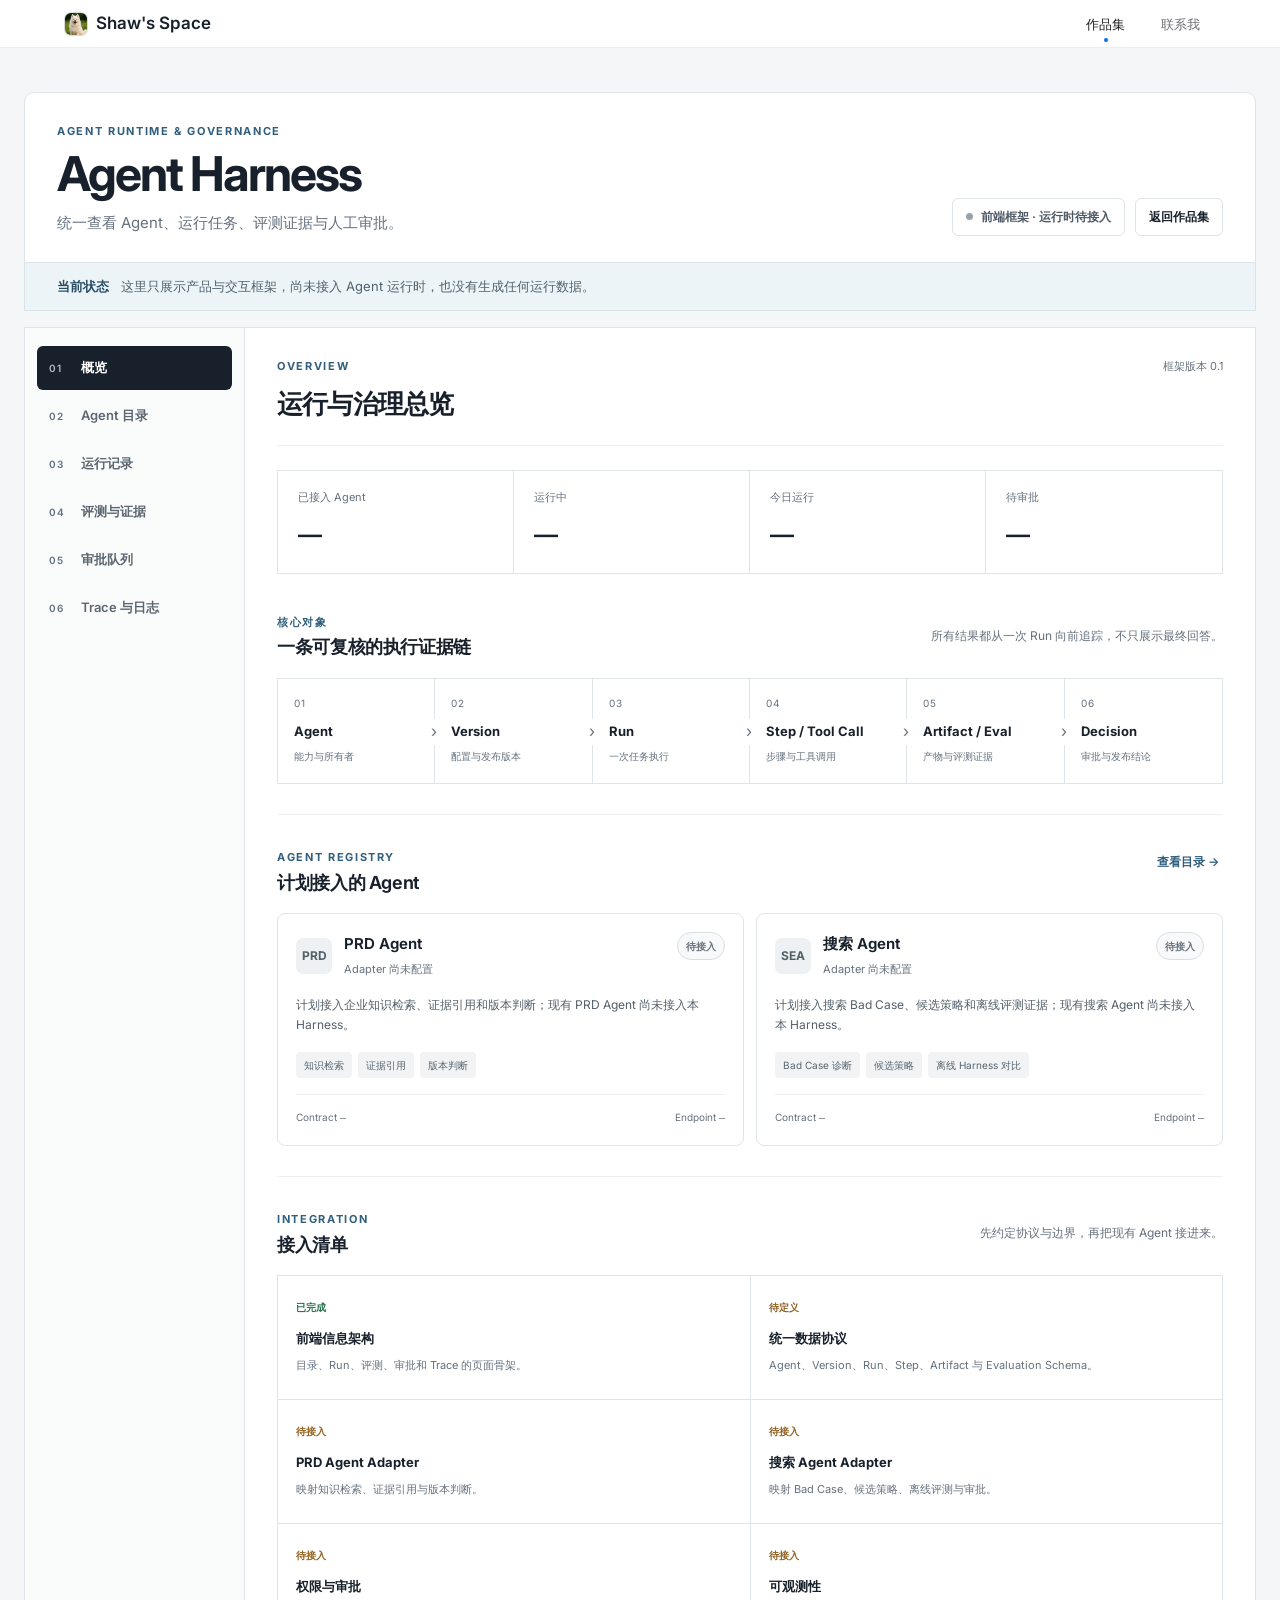
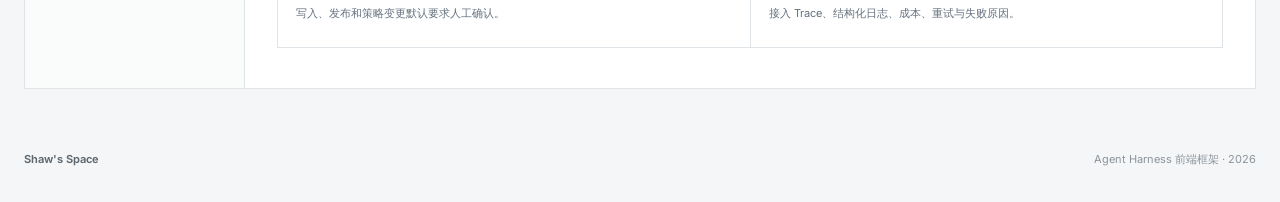
<file: agent-harness.html>
<!DOCTYPE html>
<html lang="zh-CN">
<head>
    <meta charset="UTF-8">
    <meta name="viewport" content="width=device-width, initial-scale=1.0">
    <meta name="description" content="Shaw 的 Agent Harness 前端框架：统一查看 Agent、运行任务、评测证据、人工审批与 Trace 日志。">
    <title>Agent Harness · Shaw's Space</title>
    <link rel="preconnect" href="https://fonts.googleapis.com">
    <link rel="preconnect" href="https://fonts.gstatic.com" crossorigin>
    <link href="https://fonts.googleapis.com/css2?family=Inter:wght@400;500;600;700&amp;display=swap" rel="stylesheet">
    <link rel="stylesheet" href="css/styles.css?v=20260905-samoyed-logo-v1">
    <link rel="stylesheet" href="css/agent-harness.css?v=20260829-harness-shell-v1">
</head>
<body class="agent-harness-page">
    <a class="harness-skip-link" href="#harnessContent">跳到主要内容</a>

    <nav class="navbar">
        <div class="nav-container">
            <a href="index.html" class="nav-logo">
                <img class="logo-mark" src="assets/shaw-samoyed-logo.png" alt="" width="24" height="24">
                <span class="logo-text">Shaw's Space</span>
            </a>
            <ul class="nav-links">
                <li><a href="index.html" class="nav-link active">作品集</a></li>
                <li><a href="contact.html" class="nav-link">联系我</a></li>
            </ul>
            <button class="nav-toggle" type="button" aria-label="打开菜单" aria-expanded="false">
                <span></span><span></span><span></span>
            </button>
        </div>
    </nav>

    <main class="harness-shell" id="harnessContent">
        <header class="harness-header">
            <div class="harness-heading">
                <p class="harness-eyebrow">Agent Runtime &amp; Governance</p>
                <h1>Agent Harness</h1>
                <p>统一查看 Agent、运行任务、评测证据与人工审批。</p>
            </div>
            <div class="harness-header-actions">
                <span class="harness-runtime-status"><i aria-hidden="true"></i>前端框架 · 运行时待接入</span>
                <a class="harness-back-link" href="index.html">返回作品集</a>
            </div>
        </header>

        <aside class="harness-reality-note" role="note">
            <strong>当前状态</strong>
            <span>这里只展示产品与交互框架，尚未接入 Agent 运行时，也没有生成任何运行数据。</span>
        </aside>

        <div class="harness-workspace">
            <nav class="harness-sidebar" aria-label="Agent Harness 功能" role="tablist">
                <button class="harness-nav-item is-active" id="tab-overview" type="button" role="tab" data-harness-tab="overview" aria-controls="panel-overview" aria-selected="true">
                    <span>01</span>概览
                </button>
                <button class="harness-nav-item" id="tab-registry" type="button" role="tab" data-harness-tab="registry" aria-controls="panel-registry" aria-selected="false">
                    <span>02</span>Agent 目录
                </button>
                <button class="harness-nav-item" id="tab-runs" type="button" role="tab" data-harness-tab="runs" aria-controls="panel-runs" aria-selected="false">
                    <span>03</span>运行记录
                </button>
                <button class="harness-nav-item" id="tab-evaluation" type="button" role="tab" data-harness-tab="evaluation" aria-controls="panel-evaluation" aria-selected="false">
                    <span>04</span>评测与证据
                </button>
                <button class="harness-nav-item" id="tab-approvals" type="button" role="tab" data-harness-tab="approvals" aria-controls="panel-approvals" aria-selected="false">
                    <span>05</span>审批队列
                </button>
                <button class="harness-nav-item" id="tab-traces" type="button" role="tab" data-harness-tab="traces" aria-controls="panel-traces" aria-selected="false">
                    <span>06</span>Trace 与日志
                </button>
            </nav>

            <div class="harness-panels">
                <section class="harness-panel is-active" id="panel-overview" role="tabpanel" data-harness-panel="overview" aria-labelledby="tab-overview">
                    <div class="harness-panel-heading">
                        <div>
                            <p>Overview</p>
                            <h2 id="overviewTitle" tabindex="-1">运行与治理总览</h2>
                        </div>
                        <span class="harness-updated">框架版本 0.1</span>
                    </div>

                    <dl class="harness-summary" aria-label="Harness 运行摘要">
                        <div><dt>已接入 Agent</dt><dd>—</dd></div>
                        <div><dt>运行中</dt><dd>—</dd></div>
                        <div><dt>今日运行</dt><dd>—</dd></div>
                        <div><dt>待审批</dt><dd>—</dd></div>
                    </dl>

                    <section class="harness-section" aria-labelledby="objectChainTitle">
                        <div class="harness-section-title">
                            <div><span>核心对象</span><h3 id="objectChainTitle">一条可复核的执行证据链</h3></div>
                            <p>所有结果都从一次 Run 向前追踪，不只展示最终回答。</p>
                        </div>
                        <ol class="harness-object-chain">
                            <li><span>01</span><strong>Agent</strong><small>能力与所有者</small></li>
                            <li><span>02</span><strong>Version</strong><small>配置与发布版本</small></li>
                            <li><span>03</span><strong>Run</strong><small>一次任务执行</small></li>
                            <li><span>04</span><strong>Step / Tool Call</strong><small>步骤与工具调用</small></li>
                            <li><span>05</span><strong>Artifact / Eval</strong><small>产物与评测证据</small></li>
                            <li><span>06</span><strong>Decision</strong><small>审批与发布结论</small></li>
                        </ol>
                    </section>

                    <section class="harness-section" aria-labelledby="registryPreviewTitle">
                        <div class="harness-section-title">
                            <div><span>Agent Registry</span><h3 id="registryPreviewTitle">计划接入的 Agent</h3></div>
                            <button class="harness-text-action" type="button" data-open-tab="registry">查看目录</button>
                        </div>
                        <div class="agent-registry-grid" id="agentRegistryPreview" aria-live="polite"></div>
                    </section>

                    <section class="harness-section" id="integration" aria-labelledby="integrationTitle">
                        <div class="harness-section-title">
                            <div><span>Integration</span><h3 id="integrationTitle">接入清单</h3></div>
                            <p>先约定协议与边界，再把现有 Agent 接进来。</p>
                        </div>
                        <ol class="integration-checklist">
                            <li class="is-done"><span>已完成</span><strong>前端信息架构</strong><p>目录、Run、评测、审批和 Trace 的页面骨架。</p></li>
                            <li><span>待定义</span><strong>统一数据协议</strong><p>Agent、Version、Run、Step、Artifact 与 Evaluation Schema。</p></li>
                            <li><span>待接入</span><strong>PRD Agent Adapter</strong><p>映射知识检索、证据引用与版本判断。</p></li>
                            <li><span>待接入</span><strong>搜索 Agent Adapter</strong><p>映射 Bad Case、候选策略、离线评测与审批。</p></li>
                            <li><span>待接入</span><strong>权限与审批</strong><p>写入、发布和策略变更默认要求人工确认。</p></li>
                            <li><span>待接入</span><strong>可观测性</strong><p>接入 Trace、结构化日志、成本、重试与失败原因。</p></li>
                        </ol>
                    </section>
                </section>

                <section class="harness-panel" id="panel-registry" role="tabpanel" data-harness-panel="registry" aria-labelledby="tab-registry" hidden>
                    <div class="harness-panel-heading">
                        <div><p>Agent Registry</p><h2 id="registryTitle" tabindex="-1">Agent 目录</h2></div>
                        <button class="harness-primary-action" type="button" disabled title="统一接入协议尚未完成">添加 Agent</button>
                    </div>
                    <p class="harness-panel-intro">目录负责记录 Agent 的能力、版本、负责人和 Adapter 状态。首版只预留两个明确的接入位。</p>
                    <div class="agent-registry-grid is-full" id="agentRegistryFull" aria-live="polite"></div>
                </section>

                <section class="harness-panel" id="panel-runs" role="tabpanel" data-harness-panel="runs" aria-labelledby="tab-runs" hidden>
                    <div class="harness-panel-heading">
                        <div><p>Runs</p><h2 id="runsTitle" tabindex="-1">运行记录</h2></div>
                        <button class="harness-primary-action" type="button" disabled title="运行时尚未接入">新建 Run</button>
                    </div>
                    <div class="harness-empty-state">
                        <span class="harness-empty-icon" aria-hidden="true">▶</span>
                        <h3>暂无运行记录</h3>
                        <p>接入 Agent 运行时后，这里将显示任务状态、耗时、模型与工具调用成本，以及可操作的失败原因。</p>
                    </div>
                </section>

                <section class="harness-panel" id="panel-evaluation" role="tabpanel" data-harness-panel="evaluation" aria-labelledby="tab-evaluation" hidden>
                    <div class="harness-panel-heading">
                        <div><p>Evaluation &amp; Evidence</p><h2 id="evaluationTitle" tabindex="-1">评测与证据</h2></div>
                    </div>
                    <div class="harness-empty-state">
                        <span class="harness-empty-icon" aria-hidden="true">◇</span>
                        <h3>暂无评测结果</h3>
                        <p>后续在同一批样本上展示基线与候选版本指标、改善与退化样本，以及可以复核的证据对象。</p>
                    </div>
                </section>

                <section class="harness-panel" id="panel-approvals" role="tabpanel" data-harness-panel="approvals" aria-labelledby="tab-approvals" hidden>
                    <div class="harness-panel-heading">
                        <div><p>Human Approval</p><h2 id="approvalsTitle" tabindex="-1">审批队列</h2></div>
                    </div>
                    <div class="harness-empty-state">
                        <span class="harness-empty-icon" aria-hidden="true">✓</span>
                        <h3>暂无待审批项</h3>
                        <p>涉及写入、发布或策略变更的动作，需要人工确认后执行；只读检索和离线评测可按策略自动运行。</p>
                    </div>
                </section>

                <section class="harness-panel" id="panel-traces" role="tabpanel" data-harness-panel="traces" aria-labelledby="tab-traces" hidden>
                    <div class="harness-panel-heading">
                        <div><p>Trace &amp; Logs</p><h2 id="tracesTitle" tabindex="-1">Trace 与日志</h2></div>
                        <span class="harness-log-mode" id="harnessLogMode">生产调试：关闭</span>
                    </div>
                    <div class="harness-empty-state harness-trace-empty">
                        <span class="harness-empty-icon" aria-hidden="true">⌁</span>
                        <h3>暂无 Trace</h3>
                        <p>接入后按 Run 记录步骤、工具调用、重试和错误。Prompt、Token、Authorization 与敏感业务数据默认不写入前端日志。</p>
                    </div>
                    <aside class="harness-debug-help" aria-labelledby="debugHelpTitle">
                        <div>
                            <span>Frontend diagnostics</span>
                            <h3 id="debugHelpTitle">模块化前端诊断</h3>
                            <p>可分别调试 registry-ui、run-ui、evaluation-ui、approval-ui、trace-ui 与 navigation，不需要打开全局噪声日志。</p>
                        </div>
                        <a href="https://github.com/Shaw485/shaw.cn/blob/main/docs/AGENT_HARNESS_DEBUG.md" target="_blank" rel="noopener">查看诊断说明</a>
                    </aside>
                </section>
            </div>
        </div>
    </main>

    <footer class="harness-footer">
        <span>Shaw's Space</span>
        <p>Agent Harness 前端框架 · 2026</p>
    </footer>

    <script src="js/agent-harness.js?v=20260829-harness-shell-v1"></script>
</body>
</html>
</file>
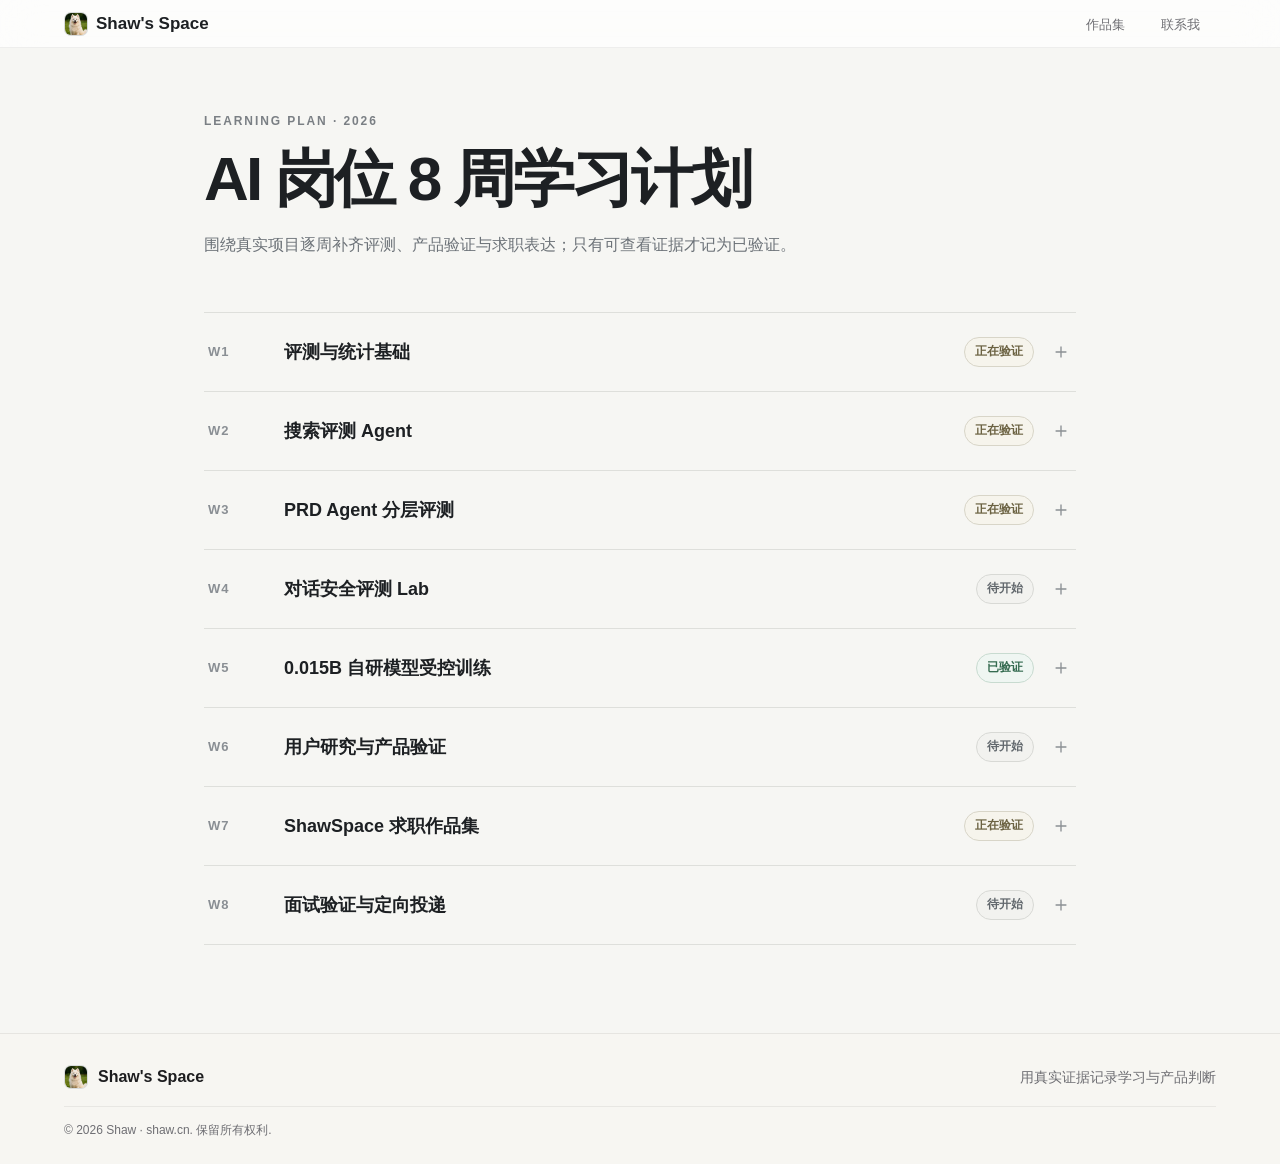
<file: ai-growth.html>
<!DOCTYPE html>
<html lang="zh-CN">
<head>
    <meta charset="UTF-8">
    <meta name="viewport" content="width=device-width, initial-scale=1.0">
    <meta name="description" content="Shaw 的 AI 岗位 8 周学习计划：用真实项目证据逐周验证评测、Agent、用户研究与求职表达能力。">
    <title>AI 岗位 8 周学习计划 · Shaw's Space</title>
    <link rel="preconnect" href="https://fonts.googleapis.com">
    <link rel="preconnect" href="https://fonts.gstatic.com" crossorigin>
    <link href="https://fonts.googleapis.com/css2?family=Inter:wght@300;400;500;600;700;800&amp;display=swap" rel="stylesheet">
    <link rel="stylesheet" href="css/styles.css?v=20260905-samoyed-logo-v1">
    <link rel="stylesheet" href="css/learning-roadmap.css?v=20260830-learning-roadmap">
</head>
<body class="page-ai-growth">
    <nav class="navbar">
        <div class="nav-container">
            <a href="index.html" class="nav-logo">
                <img class="logo-mark" src="assets/shaw-samoyed-logo.png" alt="" width="24" height="24">
                <span class="logo-text">Shaw's Space</span>
            </a>
            <ul class="nav-links" id="primaryNavigation">
                <li><a href="index.html" class="nav-link">作品集</a></li>
                <li><a href="contact.html" class="nav-link">联系我</a></li>
            </ul>
            <button class="nav-toggle" type="button" aria-label="打开菜单" aria-expanded="false" aria-controls="primaryNavigation">
                <span></span>
                <span></span>
                <span></span>
            </button>
        </div>
    </nav>

    <div class="page-layout">
        <main class="page-main learning-roadmap-page">
            <section class="learning-roadmap" aria-labelledby="learningRoadmapTitle">
                <div class="section-container learning-roadmap-container">
                    <header class="learning-roadmap-header">
                        <p class="learning-roadmap-eyebrow">LEARNING PLAN · 2026</p>
                        <h1 id="learningRoadmapTitle">AI 岗位 8 周学习计划</h1>
                        <p>围绕真实项目逐周补齐评测、产品验证与求职表达；只有可查看证据才记为已验证。</p>
                    </header>

                    <ol id="learningRoadmapList" class="learning-roadmap-list" aria-label="8 周学习任务"></ol>
                    <p id="learningRoadmapStatus" class="sr-only" aria-live="polite"></p>
                    <noscript><p class="learning-roadmap-noscript">请启用 JavaScript 查看每周行动与验收标准。</p></noscript>
                </div>
            </section>

            <footer class="footer">
                <div class="section-container">
                    <div class="footer-content">
                        <div class="footer-brand"><img class="logo-mark" src="assets/shaw-samoyed-logo.png" alt="" width="24" height="24"><span class="logo-text">Shaw's Space</span></div>
                        <p class="footer-text">用真实证据记录学习与产品判断</p>
                        <p class="footer-copyright">© 2026 Shaw · shaw.cn. 保留所有权利.</p>
                    </div>
                </div>
            </footer>
        </main>

    </div>

    <button class="back-to-top" id="backToTop" aria-label="返回顶部"><svg width="24" height="24" viewBox="0 0 24 24" fill="none" stroke="currentColor" stroke-width="2.5" stroke-linecap="round" stroke-linejoin="round"><polyline points="18 15 12 9 6 15"></polyline></svg></button>
    <script src="js/learning-roadmap.js?v=20260901-project-media-v1"></script>
</body>
</html>
</file>
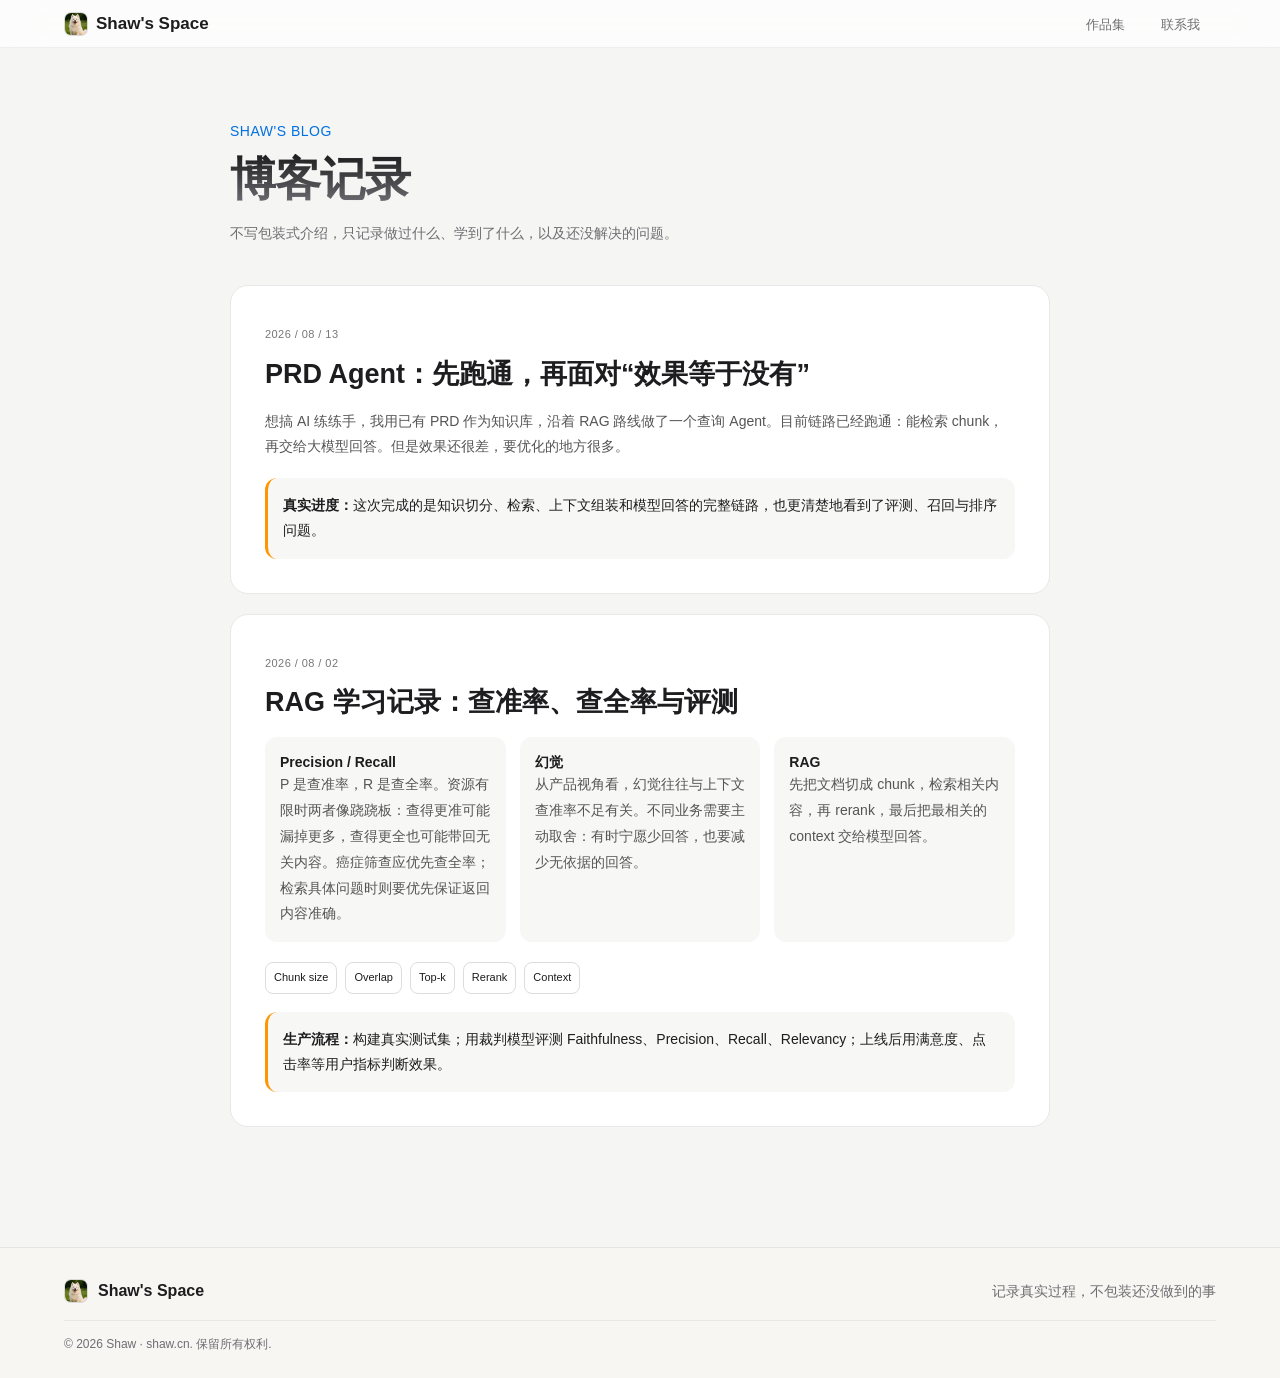
<file: blog.html>
<!DOCTYPE html>
<html lang="zh-CN">
<head>
    <meta charset="UTF-8">
    <meta name="viewport" content="width=device-width, initial-scale=1.0">
    <meta name="description" content="Shaw 的博客记录：真实记录 AI 产品、RAG 与独立开发中的进展和问题。">
    <title>博客记录 · Shaw's Space</title>
    <link rel="preconnect" href="https://fonts.googleapis.com">
    <link rel="preconnect" href="https://fonts.gstatic.com" crossorigin>
    <link href="https://fonts.googleapis.com/css2?family=Inter:wght@300;400;500;600;700;800&amp;display=swap" rel="stylesheet">
    <link rel="stylesheet" href="css/styles.css?v=20260905-samoyed-logo-v1">
</head>
<body class="page-blog">
    <nav class="navbar">
        <div class="nav-container">
            <a href="index.html" class="nav-logo">
                <img class="logo-mark" src="assets/shaw-samoyed-logo.png" alt="" width="24" height="24">
                <span class="logo-text">Shaw's Space</span>
            </a>
            <ul class="nav-links">
                <li><a href="index.html" class="nav-link">作品集</a></li>
                <li><a href="contact.html" class="nav-link">联系我</a></li>
            </ul>
            <button class="nav-toggle" aria-label="菜单">
                <span></span>
                <span></span>
                <span></span>
            </button>
        </div>
    </nav>

    <div class="page-layout">
        <main class="page-main">
            <section id="blog" class="about blog-section">
                <div class="section-container">
                    <div class="section-header reveal">
                        <span class="section-tag">SHAW'S BLOG</span>
                        <h1 class="section-title">博客记录</h1>
                        <p class="section-subtitle">不写包装式介绍，只记录做过什么、学到了什么，以及还没解决的问题。</p>
                    </div>
                    <div class="blog-list">
                        <article class="blog-entry reveal">
                            <time datetime="2026-08-13">2026 / 08 / 13</time>
                            <h2>PRD Agent：先跑通，再面对“效果等于没有”</h2>
                            <p>想搞 AI 练练手，我用已有 PRD 作为知识库，沿着 RAG 路线做了一个查询 Agent。目前链路已经跑通：能检索 chunk，再交给大模型回答。但是效果还很差，要优化的地方很多。</p>
                            <blockquote><strong>真实进度：</strong>这次完成的是知识切分、检索、上下文组装和模型回答的完整链路，也更清楚地看到了评测、召回与排序问题。</blockquote>
                        </article>
                        <article class="blog-entry reveal">
                            <time datetime="2026-08-02">2026 / 08 / 02</time>
                            <h2>RAG 学习记录：查准率、查全率与评测</h2>
                            <div class="blog-grid">
                                <div><h3>Precision / Recall</h3><p>P 是查准率，R 是查全率。资源有限时两者像跷跷板：查得更准可能漏掉更多，查得更全也可能带回无关内容。癌症筛查应优先查全率；检索具体问题时则要优先保证返回内容准确。</p></div>
                                <div><h3>幻觉</h3><p>从产品视角看，幻觉往往与上下文查准率不足有关。不同业务需要主动取舍：有时宁愿少回答，也要减少无依据的回答。</p></div>
                                <div><h3>RAG</h3><p>先把文档切成 chunk，检索相关内容，再 rerank，最后把最相关的 context 交给模型回答。</p></div>
                            </div>
                            <div class="params"><span>Chunk size</span><span>Overlap</span><span>Top-k</span><span>Rerank</span><span>Context</span></div>
                            <blockquote><strong>生产流程：</strong>构建真实测试集；用裁判模型评测 Faithfulness、Precision、Recall、Relevancy；上线后用满意度、点击率等用户指标判断效果。</blockquote>
                        </article>
                    </div>
                </div>
            </section>

            <footer class="footer">
                <div class="section-container">
                    <div class="footer-content">
                        <div class="footer-brand"><img class="logo-mark" src="assets/shaw-samoyed-logo.png" alt="" width="24" height="24"><span class="logo-text">Shaw's Space</span></div>
                        <p class="footer-text">记录真实过程，不包装还没做到的事</p>
                        <p class="footer-copyright">© 2026 Shaw · shaw.cn. 保留所有权利.</p>
                    </div>
                </div>
            </footer>
        </main>

    </div>

    <button class="back-to-top" id="backToTop" aria-label="返回顶部"><svg width="24" height="24" viewBox="0 0 24 24" fill="none" stroke="currentColor" stroke-width="2.5" stroke-linecap="round" stroke-linejoin="round"><polyline points="18 15 12 9 6 15"></polyline></svg></button>
    <script src="js/main.js?v=20260825-jd8"></script>
</body>
</html>
</file>
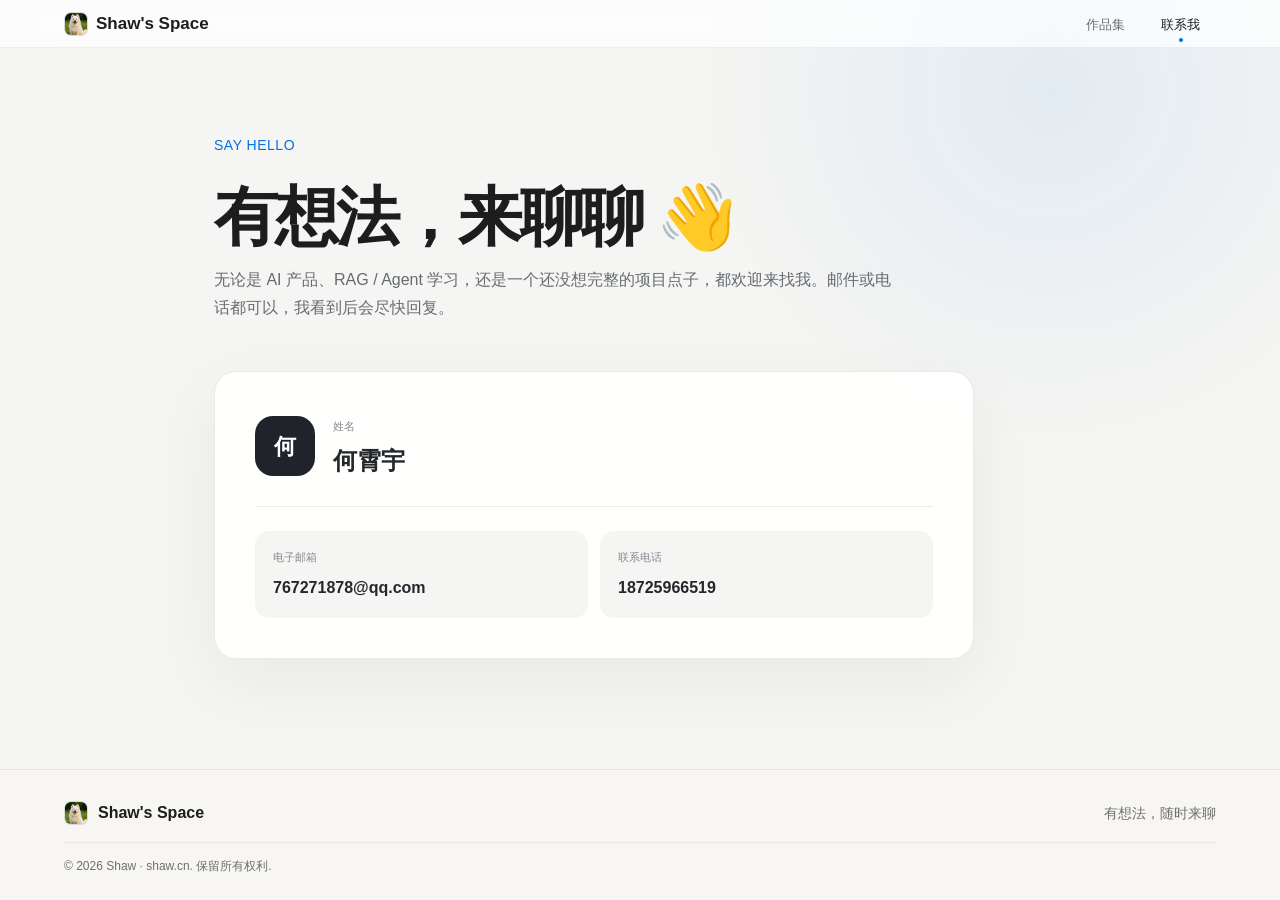
<file: contact.html>
<!DOCTYPE html>
<html lang="zh-CN">
<head>
    <meta charset="UTF-8">
    <meta name="viewport" content="width=device-width, initial-scale=1.0">
    <meta name="description" content="Shaw 的公开联系信息。">
    <title>联系我 · Shaw's Space</title>
    <link rel="preconnect" href="https://fonts.googleapis.com">
    <link rel="preconnect" href="https://fonts.gstatic.com" crossorigin>
    <link href="https://fonts.googleapis.com/css2?family=Inter:wght@300;400;500;600;700;800&amp;display=swap" rel="stylesheet">
    <link rel="stylesheet" href="css/styles.css?v=20260905-samoyed-logo-v1">
</head>
<body class="page-contact">
    <nav class="navbar">
        <div class="nav-container">
            <a href="index.html" class="nav-logo">
                <img class="logo-mark" src="assets/shaw-samoyed-logo.png" alt="" width="24" height="24">
                <span class="logo-text">Shaw's Space</span>
            </a>
            <ul class="nav-links">
                <li><a href="index.html" class="nav-link">作品集</a></li>
                <li><a href="contact.html" class="nav-link active" aria-current="page">联系我</a></li>
            </ul>
            <button class="nav-toggle" aria-label="菜单">
                <span></span>
                <span></span>
                <span></span>
            </button>
        </div>
    </nav>

    <main>
        <section class="contact-page-section">
            <div class="section-container contact-page-container">
                <header class="contact-page-heading reveal">
                    <span class="section-tag">SAY HELLO</span>
                    <h1>有想法，来聊聊 <span aria-hidden="true">👋</span></h1>
                    <p>无论是 AI 产品、RAG / Agent 学习，还是一个还没想完整的项目点子，都欢迎来找我。邮件或电话都可以，我看到后会尽快回复。</p>
                </header>

                <article class="contact-profile-card reveal" aria-labelledby="contactName">
                    <header class="contact-profile-header">
                        <span class="contact-monogram" aria-hidden="true">何</span>
                        <div>
                            <span>姓名</span>
                            <h2 id="contactName">何霄宇</h2>
                        </div>
                    </header>
                    <dl class="contact-method-list">
                        <div class="contact-method">
                            <dt>电子邮箱</dt>
                            <dd><a href="mailto:767271878@qq.com">767271878@qq.com</a></dd>
                        </div>
                        <div class="contact-method">
                            <dt>联系电话</dt>
                            <dd><a href="tel:+8618725966519">18725966519</a></dd>
                        </div>
                    </dl>
                </article>
            </div>
        </section>

        <footer class="footer">
            <div class="section-container">
                <div class="footer-content">
                    <div class="footer-brand"><img class="logo-mark" src="assets/shaw-samoyed-logo.png" alt="" width="24" height="24"><span class="logo-text">Shaw's Space</span></div>
                    <p class="footer-text">有想法，随时来聊</p>
                    <p class="footer-copyright">© 2026 Shaw · shaw.cn. 保留所有权利.</p>
                </div>
            </div>
        </footer>
    </main>

    <button class="back-to-top" id="backToTop" aria-label="返回顶部">
        <svg width="24" height="24" viewBox="0 0 24 24" fill="none" stroke="currentColor" stroke-width="2.5" stroke-linecap="round" stroke-linejoin="round"><polyline points="18 15 12 9 6 15"></polyline></svg>
    </button>
    <script src="js/main.js?v=20260825-jd8"></script>
</body>
</html>
</file>
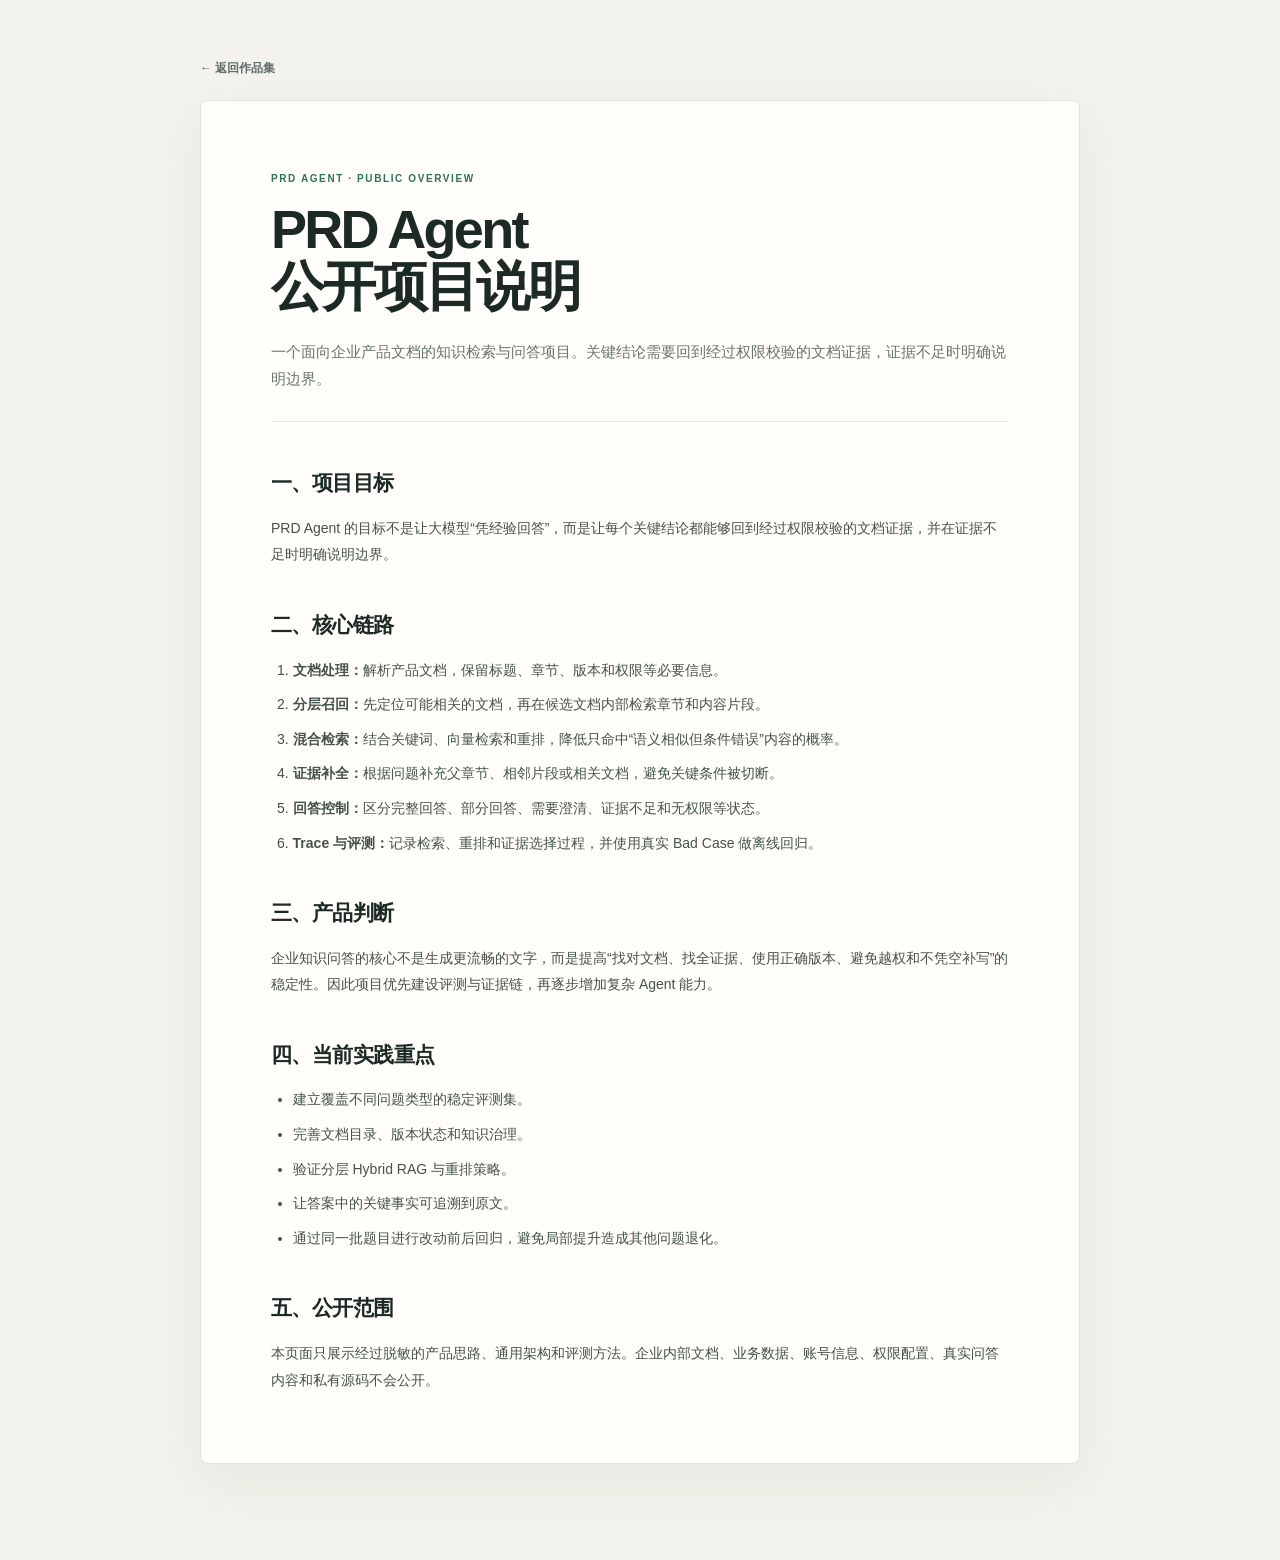
<file: prd-agent-overview.html>
<!DOCTYPE html>
<html lang="zh-CN">
<head>
    <meta charset="UTF-8">
    <meta name="viewport" content="width=device-width, initial-scale=1.0">
    <meta name="description" content="PRD Agent 的脱敏产品目标、检索架构、回答边界与评测方法。">
    <title>PRD Agent 项目说明 · Shaw's Space</title>
    <link rel="stylesheet" href="css/styles.css?v=20260905-samoyed-logo-v1">
    <link rel="stylesheet" href="css/document.css?v=20260828-doc">
</head>
<body class="document-page">
    <main class="document-shell">
        <a class="document-back" href="index.html">← 返回作品集</a>
        <article class="document-article">
            <p class="document-kicker">PRD AGENT · PUBLIC OVERVIEW</p>
            <h1>PRD Agent<br>公开项目说明</h1>
            <p class="document-lead">一个面向企业产品文档的知识检索与问答项目。关键结论需要回到经过权限校验的文档证据，证据不足时明确说明边界。</p>

            <section class="document-section">
                <h2>一、项目目标</h2>
                <p>PRD Agent 的目标不是让大模型“凭经验回答”，而是让每个关键结论都能够回到经过权限校验的文档证据，并在证据不足时明确说明边界。</p>
            </section>

            <section class="document-section">
                <h2>二、核心链路</h2>
                <ol>
                    <li><strong>文档处理：</strong>解析产品文档，保留标题、章节、版本和权限等必要信息。</li>
                    <li><strong>分层召回：</strong>先定位可能相关的文档，再在候选文档内部检索章节和内容片段。</li>
                    <li><strong>混合检索：</strong>结合关键词、向量检索和重排，降低只命中“语义相似但条件错误”内容的概率。</li>
                    <li><strong>证据补全：</strong>根据问题补充父章节、相邻片段或相关文档，避免关键条件被切断。</li>
                    <li><strong>回答控制：</strong>区分完整回答、部分回答、需要澄清、证据不足和无权限等状态。</li>
                    <li><strong>Trace 与评测：</strong>记录检索、重排和证据选择过程，并使用真实 Bad Case 做离线回归。</li>
                </ol>
            </section>

            <section class="document-section">
                <h2>三、产品判断</h2>
                <p>企业知识问答的核心不是生成更流畅的文字，而是提高“找对文档、找全证据、使用正确版本、避免越权和不凭空补写”的稳定性。因此项目优先建设评测与证据链，再逐步增加复杂 Agent 能力。</p>
            </section>

            <section class="document-section">
                <h2>四、当前实践重点</h2>
                <ul>
                    <li>建立覆盖不同问题类型的稳定评测集。</li>
                    <li>完善文档目录、版本状态和知识治理。</li>
                    <li>验证分层 Hybrid RAG 与重排策略。</li>
                    <li>让答案中的关键事实可追溯到原文。</li>
                    <li>通过同一批题目进行改动前后回归，避免局部提升造成其他问题退化。</li>
                </ul>
            </section>

            <section class="document-section">
                <h2>五、公开范围</h2>
                <p>本页面只展示经过脱敏的产品思路、通用架构和评测方法。企业内部文档、业务数据、账号信息、权限配置、真实问答内容和私有源码不会公开。</p>
            </section>
        </article>
    </main>
</body>
</html>
</file>
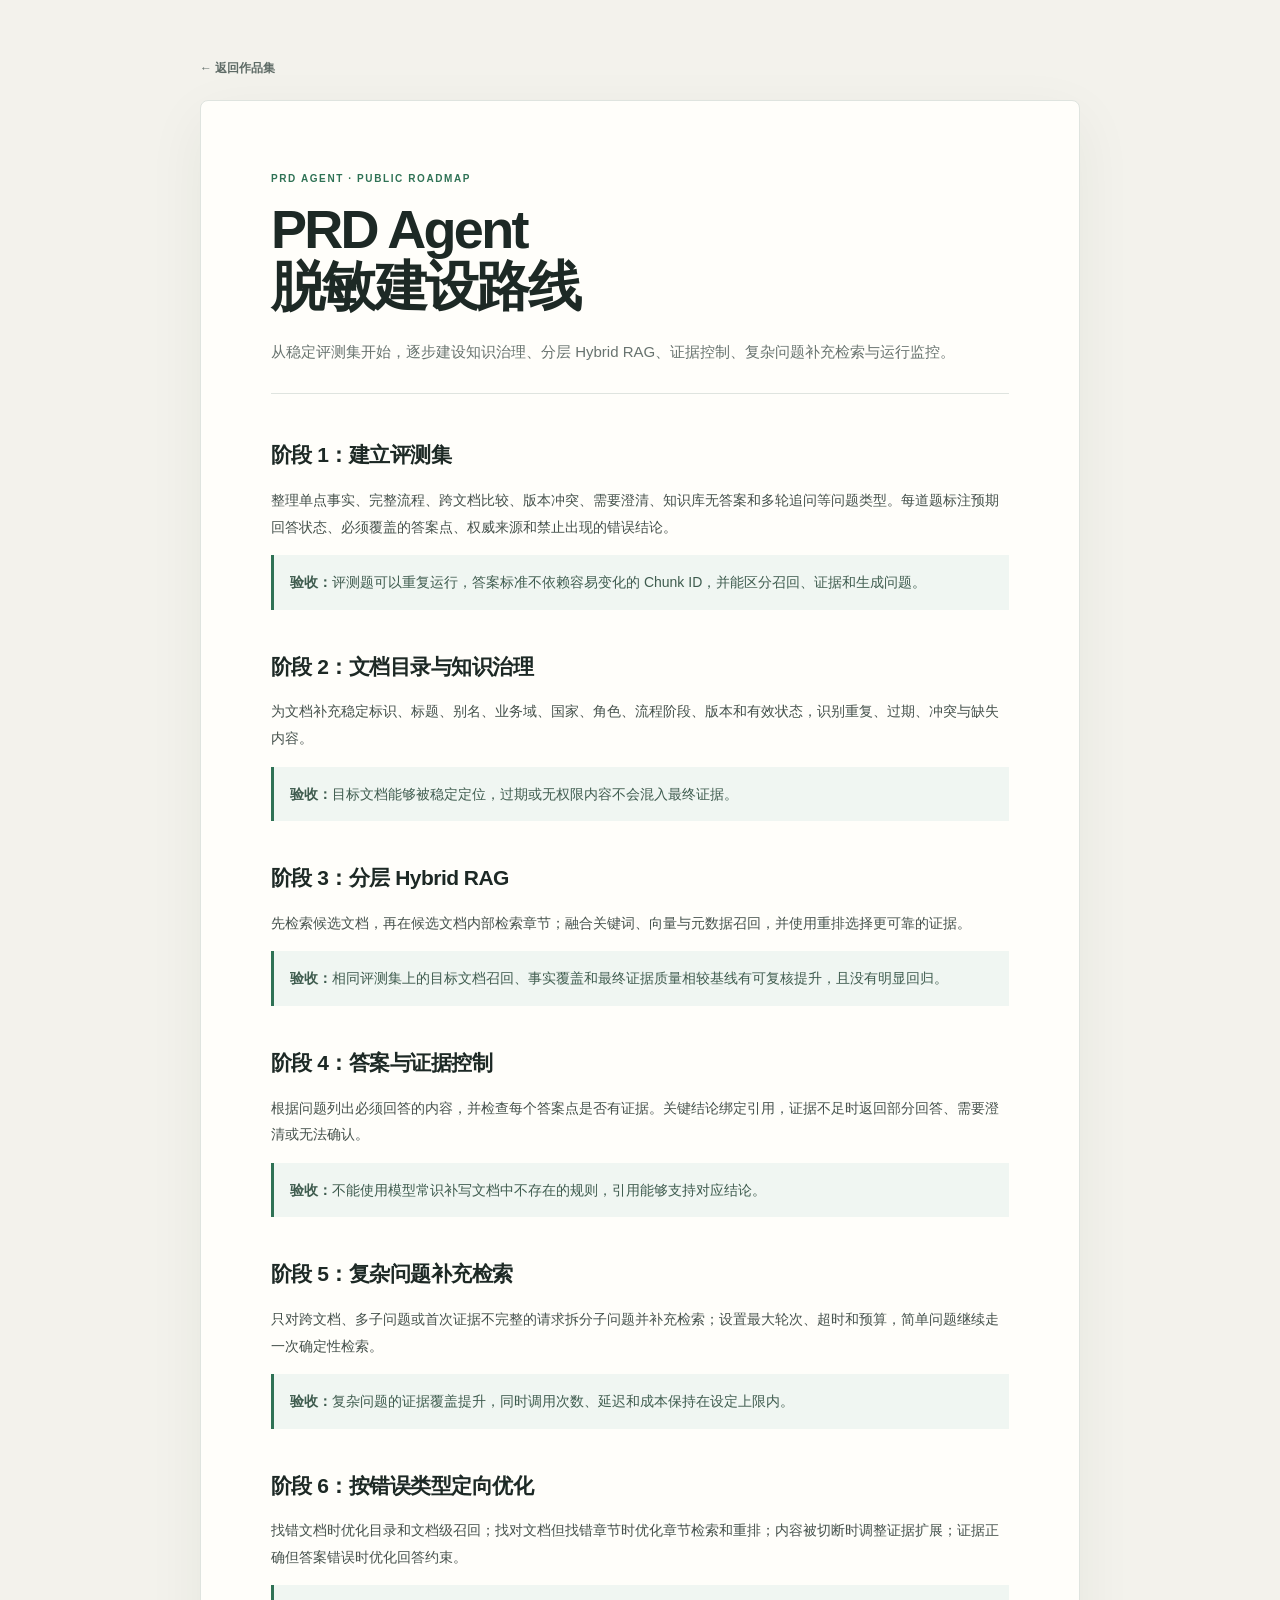
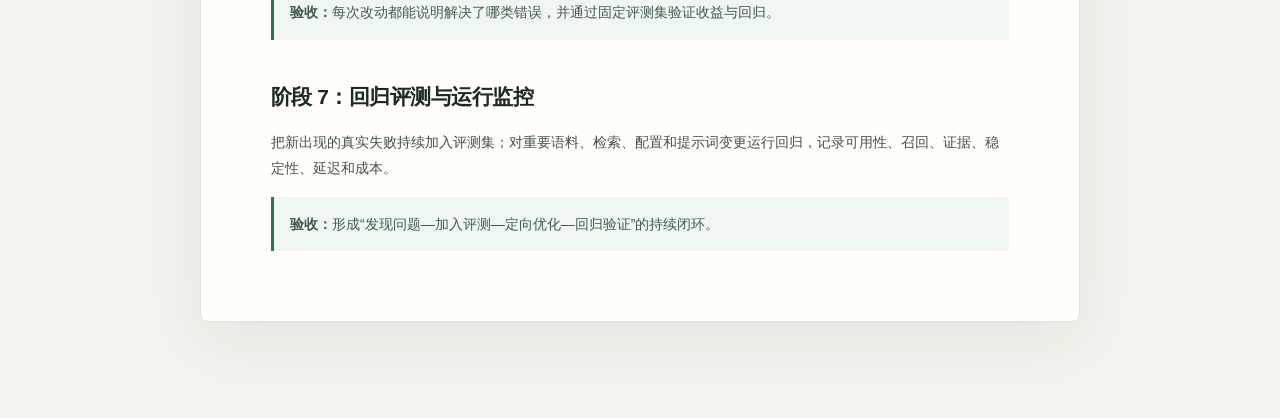
<file: prd-agent-roadmap.html>
<!DOCTYPE html>
<html lang="zh-CN">
<head>
    <meta charset="UTF-8">
    <meta name="viewport" content="width=device-width, initial-scale=1.0">
    <meta name="description" content="PRD Agent 脱敏建设路线图与阶段验收标准。">
    <title>PRD Agent 建设路线 · Shaw's Space</title>
    <link rel="stylesheet" href="css/styles.css?v=20260905-samoyed-logo-v1">
    <link rel="stylesheet" href="css/document.css?v=20260828-doc">
</head>
<body class="document-page">
    <main class="document-shell">
        <a class="document-back" href="index.html">← 返回作品集</a>
        <article class="document-article">
            <p class="document-kicker">PRD AGENT · PUBLIC ROADMAP</p>
            <h1>PRD Agent<br>脱敏建设路线</h1>
            <p class="document-lead">从稳定评测集开始，逐步建设知识治理、分层 Hybrid RAG、证据控制、复杂问题补充检索与运行监控。</p>

            <section class="document-section"><h2>阶段 1：建立评测集</h2><p>整理单点事实、完整流程、跨文档比较、版本冲突、需要澄清、知识库无答案和多轮追问等问题类型。每道题标注预期回答状态、必须覆盖的答案点、权威来源和禁止出现的错误结论。</p><p class="document-acceptance"><strong>验收：</strong>评测题可以重复运行，答案标准不依赖容易变化的 Chunk ID，并能区分召回、证据和生成问题。</p></section>
            <section class="document-section"><h2>阶段 2：文档目录与知识治理</h2><p>为文档补充稳定标识、标题、别名、业务域、国家、角色、流程阶段、版本和有效状态，识别重复、过期、冲突与缺失内容。</p><p class="document-acceptance"><strong>验收：</strong>目标文档能够被稳定定位，过期或无权限内容不会混入最终证据。</p></section>
            <section class="document-section"><h2>阶段 3：分层 Hybrid RAG</h2><p>先检索候选文档，再在候选文档内部检索章节；融合关键词、向量与元数据召回，并使用重排选择更可靠的证据。</p><p class="document-acceptance"><strong>验收：</strong>相同评测集上的目标文档召回、事实覆盖和最终证据质量相较基线有可复核提升，且没有明显回归。</p></section>
            <section class="document-section"><h2>阶段 4：答案与证据控制</h2><p>根据问题列出必须回答的内容，并检查每个答案点是否有证据。关键结论绑定引用，证据不足时返回部分回答、需要澄清或无法确认。</p><p class="document-acceptance"><strong>验收：</strong>不能使用模型常识补写文档中不存在的规则，引用能够支持对应结论。</p></section>
            <section class="document-section"><h2>阶段 5：复杂问题补充检索</h2><p>只对跨文档、多子问题或首次证据不完整的请求拆分子问题并补充检索；设置最大轮次、超时和预算，简单问题继续走一次确定性检索。</p><p class="document-acceptance"><strong>验收：</strong>复杂问题的证据覆盖提升，同时调用次数、延迟和成本保持在设定上限内。</p></section>
            <section class="document-section"><h2>阶段 6：按错误类型定向优化</h2><p>找错文档时优化目录和文档级召回；找对文档但找错章节时优化章节检索和重排；内容被切断时调整证据扩展；证据正确但答案错误时优化回答约束。</p><p class="document-acceptance"><strong>验收：</strong>每次改动都能说明解决了哪类错误，并通过固定评测集验证收益与回归。</p></section>
            <section class="document-section"><h2>阶段 7：回归评测与运行监控</h2><p>把新出现的真实失败持续加入评测集；对重要语料、检索、配置和提示词变更运行回归，记录可用性、召回、证据、稳定性、延迟和成本。</p><p class="document-acceptance"><strong>验收：</strong>形成“发现问题—加入评测—定向优化—回归验证”的持续闭环。</p></section>
        </article>
    </main>
</body>
</html>
</file>
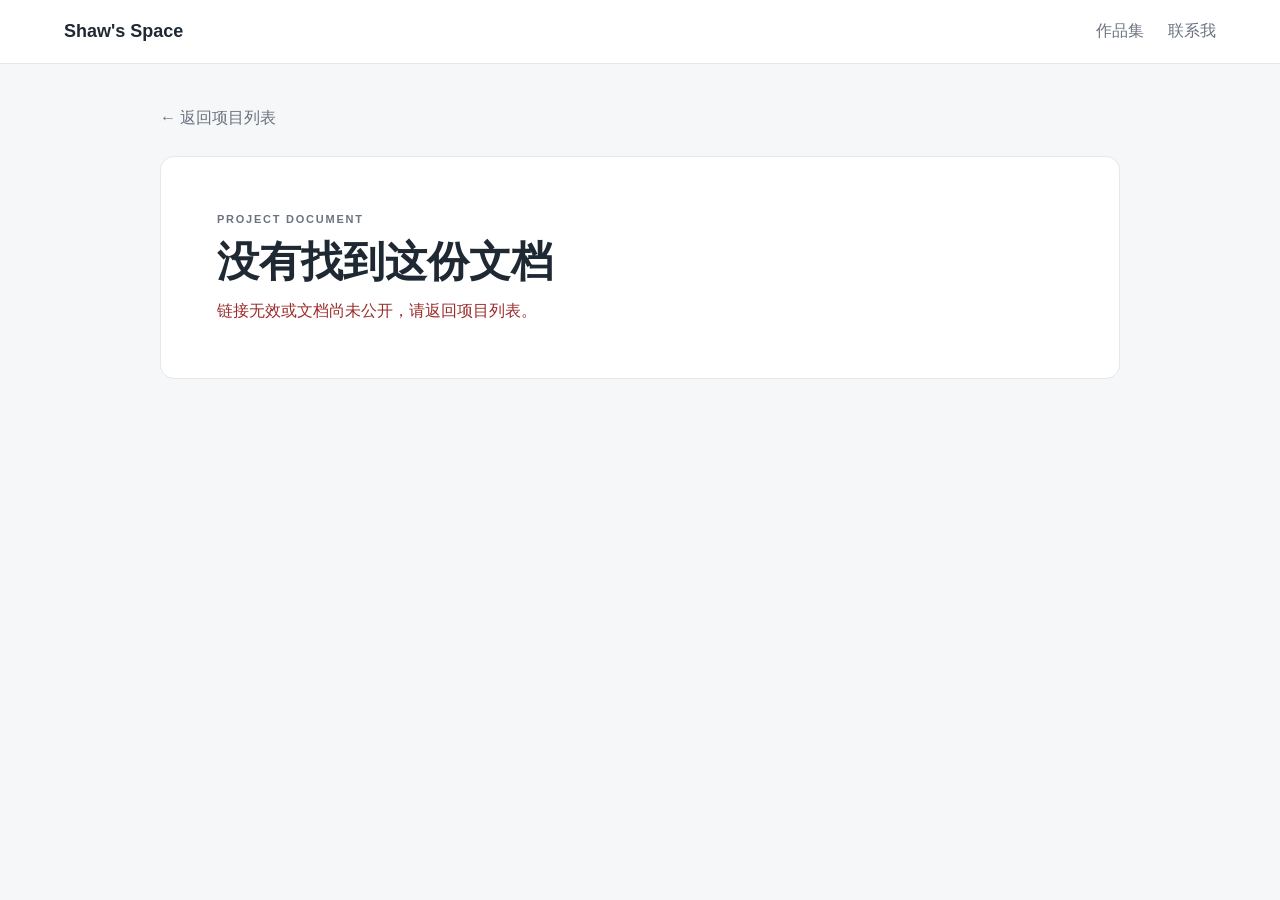
<file: project-doc.html>
<!DOCTYPE html>
<html lang="zh-CN">
<head>
    <meta charset="UTF-8">
    <meta name="viewport" content="width=device-width, initial-scale=1.0">
    <meta name="robots" content="noindex">
    <title>项目文档 · Shaw's Space</title>
    <link rel="stylesheet" href="css/project-doc.css?v=20260831-v1">
</head>
<body>
    <header class="doc-site-header">
        <a class="doc-brand" href="index.html">Shaw's Space</a>
        <nav aria-label="主导航">
            <a href="index.html">作品集</a>
            <a href="contact.html">联系我</a>
        </nav>
    </header>

    <main class="doc-shell">
        <div class="doc-toolbar">
            <a class="doc-back" href="index.html">← 返回项目列表</a>
            <a id="docDownload" class="doc-download" href="#" download hidden>下载 TXT</a>
        </div>
        <article class="doc-reader" aria-labelledby="docTitle">
            <p class="doc-eyebrow">PROJECT DOCUMENT</p>
            <h1 id="docTitle">项目文档</h1>
            <p id="docStatus" class="doc-status" role="status" aria-live="polite">正在读取文档…</p>
            <pre id="docContent" class="doc-content" tabindex="0" hidden></pre>
        </article>
    </main>

    <script src="js/project-doc.js?v=20260901-github-pages-path-v1"></script>
</body>
</html>
</file>
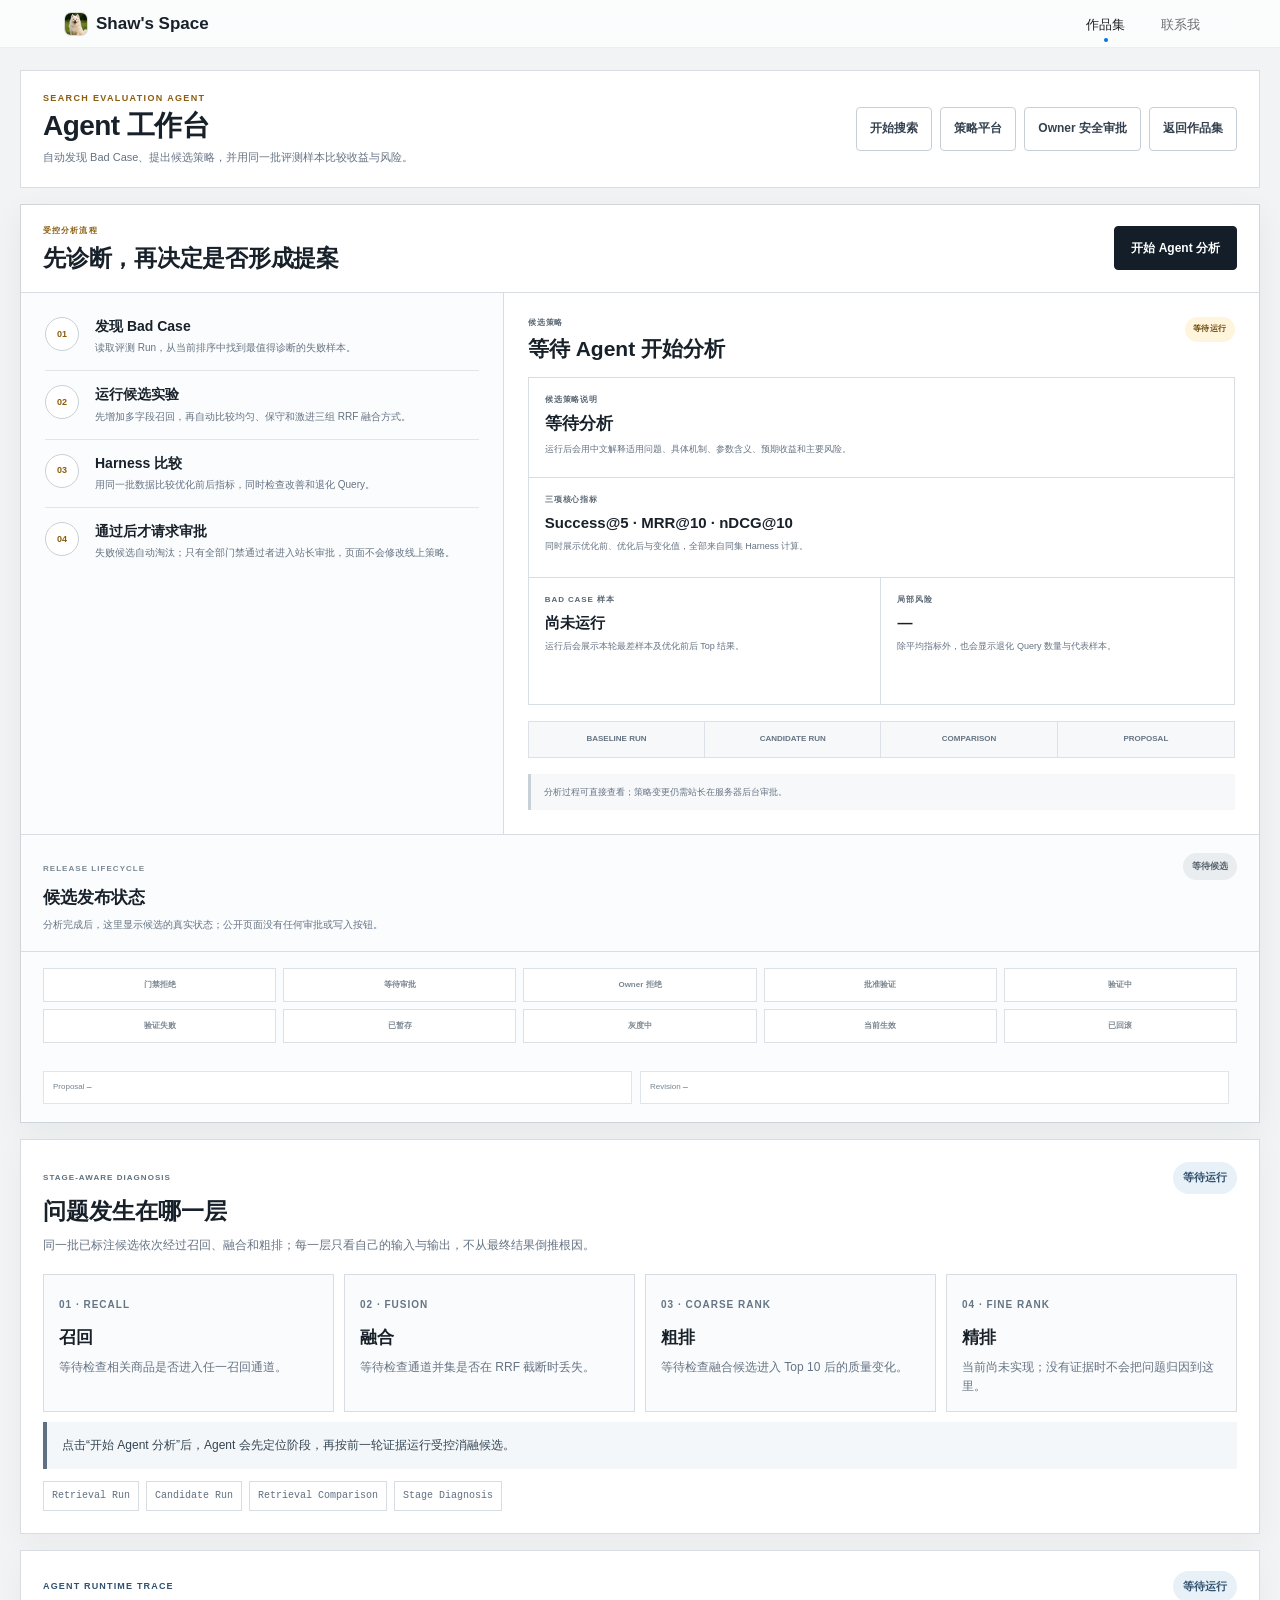
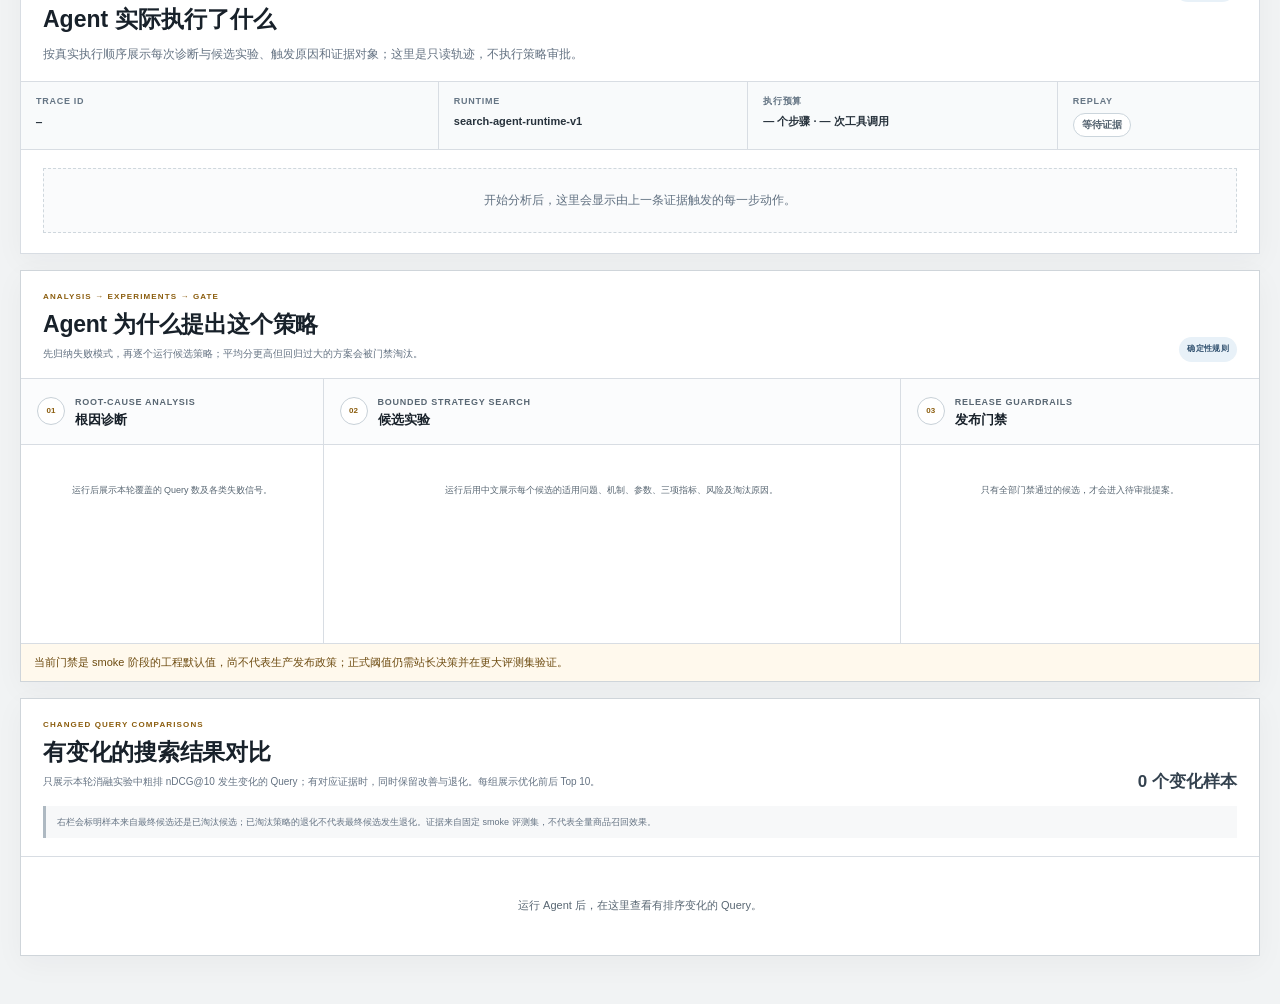
<file: search-agent.html>
<!DOCTYPE html>
<html lang="zh-CN">
<head>
    <meta charset="UTF-8">
    <meta name="viewport" content="width=device-width, initial-scale=1.0">
    <meta name="description" content="搜索质量诊断 Agent 工作台。">
    <meta name="robots" content="noindex,nofollow">
    <title>Agent 工作台 · Shaw's Space</title>
    <link rel="stylesheet" href="css/styles.css?v=20260905-samoyed-logo-v1">
    <link rel="stylesheet" href="css/search-agent.css?v=20260830-release-lifecycle-v1">
</head>
<body class="search-agent-page">
    <nav class="navbar">
        <div class="nav-container">
            <a href="index.html" class="nav-logo">
                <img class="logo-mark" src="assets/shaw-samoyed-logo.png" alt="" width="24" height="24">
                <span class="logo-text">Shaw's Space</span>
            </a>
            <ul class="nav-links">
                <li><a href="index.html" class="nav-link active">作品集</a></li>
                <li><a href="contact.html" class="nav-link">联系我</a></li>
            </ul>
            <button class="nav-toggle" type="button" aria-label="打开菜单" aria-expanded="false">
                <span></span><span></span><span></span>
            </button>
        </div>
    </nav>

    <main class="agent-page" id="agentWorkbenchPage">
        <header class="agent-toolbar">
            <div>
                <span class="agent-toolbar-kicker">Search Evaluation Agent</span>
                <h1>Agent 工作台</h1>
                <p>自动发现 Bad Case、提出候选策略，并用同一批评测样本比较收益与风险。</p>
            </div>
            <nav class="agent-toolbar-actions" aria-label="搜索项目页面">
                <a href="search-eval.html">开始搜索</a>
                <a href="search-strategy.html">策略平台</a>
                <a href="search-owner.html">Owner 安全审批</a>
                <a href="index.html">返回作品集</a>
            </nav>
        </header>

        <section class="agent-workbench" aria-labelledby="agentWorkbenchTitle">
            <header class="workbench-header">
                <div>
                    <span class="workbench-kicker">受控分析流程</span>
                    <h2 id="agentWorkbenchTitle">先诊断，再决定是否形成提案</h2>
                </div>
                <button class="workbench-start" type="button" id="agentStartAnalysis">开始 Agent 分析</button>
            </header>

            <div class="workbench-layout">
                <article class="agent-panel agent-loop-panel" aria-label="Agent 自动优化流程">
                    <ol class="agent-loop">
                        <li>
                            <span>01</span>
                            <div><strong>发现 Bad Case</strong><p>读取评测 Run，从当前排序中找到最值得诊断的失败样本。</p></div>
                        </li>
                        <li>
                            <span>02</span>
                            <div><strong>运行候选实验</strong><p>先增加多字段召回，再自动比较均匀、保守和激进三组 RRF 融合方式。</p></div>
                        </li>
                        <li>
                            <span>03</span>
                            <div><strong>Harness 比较</strong><p>用同一批数据比较优化前后指标，同时检查改善和退化 Query。</p></div>
                        </li>
                        <li>
                            <span>04</span>
                            <div><strong>通过后才请求审批</strong><p>失败候选自动淘汰；只有全部门禁通过者进入站长审批，页面不会修改线上策略。</p></div>
                        </li>
                    </ol>
                </article>

                <article class="agent-panel proposal-panel" aria-label="策略提案面板">
                    <div class="proposal-topline">
                        <div>
                            <span>候选策略</span>
                            <h3 id="agentStrategyName">等待 Agent 开始分析</h3>
                        </div>
                        <small id="agentDecisionState" aria-live="polite">等待运行</small>
                    </div>

                    <div class="proposal-grid" id="agentProposalGrid">
                        <div class="proposal-full strategy-detail-card"><span>候选策略说明</span><strong>等待分析</strong><p>运行后会用中文解释适用问题、具体机制、参数含义、预期收益和主要风险。</p></div>
                        <div class="proposal-full proposal-metrics-card"><span>三项核心指标</span><strong>Success@5 · MRR@10 · nDCG@10</strong><p>同时展示优化前、优化后与变化值，全部来自同集 Harness 计算。</p></div>
                        <div><span>Bad Case 样本</span><strong>尚未运行</strong><p>运行后会展示本轮最差样本及优化前后 Top 结果。</p></div>
                        <div><span>局部风险</span><strong>—</strong><p>除平均指标外，也会显示退化 Query 数量与代表样本。</p></div>
                    </div>

                    <div class="evidence-strip" id="agentEvidenceStrip" aria-label="证据对象标识">
                        <span>Baseline Run</span><span>Candidate Run</span><span>Comparison</span><span>Proposal</span>
                    </div>

                    <p class="proposal-note">分析过程可直接查看；策略变更仍需站长在服务器后台审批。</p>
                </article>
            </div>

            <section class="release-lifecycle-card" id="agentReleaseLifecycle" aria-labelledby="agentReleaseLifecycleTitle">
                <header>
                    <div>
                        <span>Release lifecycle</span>
                        <h3 id="agentReleaseLifecycleTitle">候选发布状态</h3>
                        <p id="agentReleaseLifecycleDescription">分析完成后，这里显示候选的真实状态；公开页面没有任何审批或写入按钮。</p>
                    </div>
                    <strong id="agentReleaseLifecycleState" aria-live="polite">等待候选</strong>
                </header>
                <ol class="release-lifecycle-track" id="agentReleaseLifecycleTrack" aria-label="候选发布生命周期">
                    <li data-lifecycle="rejected_by_gate">门禁拒绝</li>
                    <li data-lifecycle="pending_owner_review">等待审批</li>
                    <li data-lifecycle="rejected">Owner 拒绝</li>
                    <li data-lifecycle="approved_for_validation">批准验证</li>
                    <li data-lifecycle="validating">验证中</li>
                    <li data-lifecycle="validation_failed">验证失败</li>
                    <li data-lifecycle="staged">已暂存</li>
                    <li data-lifecycle="canary">灰度中</li>
                    <li data-lifecycle="active">当前生效</li>
                    <li data-lifecycle="rolled_back">已回滚</li>
                </ol>
                <div class="release-lifecycle-meta">
                    <span>Proposal <code id="agentReleaseProposalId">—</code></span>
                    <span>Revision <code id="agentReleaseProposalRevision">—</code></span>
                    <a id="releaseReviewLink" href="search-owner.html" hidden>前往受保护 Owner 审批区</a>
                </div>
            </section>
        </section>

        <section class="pipeline-diagnosis-section" aria-labelledby="pipelineDiagnosisTitle">
            <header class="pipeline-diagnosis-heading">
                <div>
                    <span>Stage-aware diagnosis</span>
                    <h2 id="pipelineDiagnosisTitle">问题发生在哪一层</h2>
                    <p>同一批已标注候选依次经过召回、融合和粗排；每一层只看自己的输入与输出，不从最终结果倒推根因。</p>
                </div>
                <strong id="pipelineDiagnosisState" aria-live="polite">等待运行</strong>
            </header>
            <div class="pipeline-stage-grid" id="pipelineStageGrid">
                <article><span>01 · Recall</span><strong>召回</strong><p>等待检查相关商品是否进入任一召回通道。</p></article>
                <article><span>02 · Fusion</span><strong>融合</strong><p>等待检查通道并集是否在 RRF 截断时丢失。</p></article>
                <article><span>03 · Coarse rank</span><strong>粗排</strong><p>等待检查融合候选进入 Top 10 后的质量变化。</p></article>
                <article><span>04 · Fine rank</span><strong>精排</strong><p>当前尚未实现；没有证据时不会把问题归因到这里。</p></article>
            </div>
            <div class="pipeline-decision-summary" id="pipelineDecisionSummary">
                点击“开始 Agent 分析”后，Agent 会先定位阶段，再按前一轮证据运行受控消融候选。
            </div>
            <div class="pipeline-evidence-strip" id="pipelineEvidenceStrip" aria-label="阶段诊断证据标识">
                <span>Retrieval Run</span><span>Candidate Run</span><span>Retrieval Comparison</span><span>Stage Diagnosis</span>
            </div>
        </section>

        <section class="agent-runtime-section" aria-labelledby="agentRuntimeTitle">
            <header class="agent-runtime-heading">
                <div>
                    <span>Agent Runtime Trace</span>
                    <h2 id="agentRuntimeTitle">Agent 实际执行了什么</h2>
                    <p>按真实执行顺序展示每次诊断与候选实验、触发原因和证据对象；这里是只读轨迹，不执行策略审批。</p>
                </div>
                <strong id="agentRuntimeState" aria-live="polite">等待运行</strong>
            </header>
            <dl class="agent-runtime-meta" aria-label="Agent 运行摘要">
                <div><dt>Trace ID</dt><dd><code id="agentRuntimeTraceId">—</code></dd></div>
                <div><dt>Runtime</dt><dd id="agentRuntimeIdentity">search-agent-runtime-v1</dd></div>
                <div><dt>执行预算</dt><dd id="agentRuntimeCounts">— 个步骤 · — 次工具调用</dd></div>
                <div><dt>Replay</dt><dd><span class="agent-replay-badge" id="agentRuntimeReplay">等待证据</span></dd></div>
            </dl>
            <ol class="agent-runtime-timeline" id="agentRuntimeTimeline" aria-label="Agent 按执行顺序排列的动作">
                <li class="is-empty"><p>开始分析后，这里会显示由上一条证据触发的每一步动作。</p></li>
            </ol>
        </section>

        <section class="agent-tools-section" aria-labelledby="agentToolsTitle" hidden inert>
            <header class="agent-tools-heading">
                <div>
                    <span>Read-only diagnostics</span>
                    <h2 id="agentToolsTitle">Agent 自检与工具</h2>
                    <p>这些站长工具不会审批、激活或修改搜索策略，但仍保持受保护且不在公共工作台触发。</p>
                </div>
                <strong>5 个受控工具</strong>
            </header>
            <div class="agent-tools-grid">
                <article class="agent-tool-card" aria-labelledby="agentEvalTitle">
                    <header>
                        <div><span>Tool 01</span><h3 id="agentEvalTitle">Agent Eval 自检</h3></div>
                        <p>运行固定 12 项任务，检查工具选择、证据绑定、恢复、预算和离线 Replay。</p>
                    </header>
                    <div class="agent-tool-action">
                        <button type="button" id="agentEvalRunButton" aria-controls="agentEvalResult">运行 Agent 自检</button>
                        <span id="agentEvalStatus" aria-live="polite">等待运行</span>
                    </div>
                    <div class="agent-tool-result" id="agentEvalResult">
                        <p class="agent-tool-empty">运行后只显示成绩单摘要，不显示任务 Trace 或工具响应正文。</p>
                    </div>
                </article>

                <article class="agent-tool-card" aria-labelledby="queryConstructorTitle">
                    <header>
                        <div><span>Tool 02</span><h3 id="queryConstructorTitle">Query 构造器</h3></div>
                        <p>从固定 smoke 来源生成确定性变体，用于扩充待观察的 Bad Case，不继承相关性标签。</p>
                    </header>
                    <div class="agent-tool-action">
                        <button type="button" id="queryConstructorBuildButton" aria-controls="queryConstructorResult">构造 Query 集</button>
                        <span id="queryConstructorStatus" aria-live="polite">等待运行</span>
                    </div>
                    <div class="agent-tool-result" id="queryConstructorResult">
                        <p class="agent-tool-empty">运行后只显示 Query 集 ID 和数量边界，不显示任何原始 Query。</p>
                    </div>
                </article>

                <article class="agent-tool-card agent-tool-card-wide" aria-labelledby="badCaseRunnerTitle">
                    <header>
                        <div><span>Tool 03</span><h3 id="badCaseRunnerTitle">Bad Case 诊断执行器</h3></div>
                        <p>在全量商品基线中运行固定 59 条开发 Query，比较原始 Query 与受控变体的结果数量及 Top 10 稳定性，找出需要人工判断的诊断候选。</p>
                    </header>
                    <div class="agent-tool-action">
                        <button type="button" id="badCaseRunButton" aria-controls="badCaseResult">运行 59 条诊断 Query</button>
                        <span id="badCaseStatus" aria-live="polite">等待运行</span>
                    </div>
                    <div class="agent-tool-result" id="badCaseResult">
                        <p class="agent-tool-empty">运行后展示执行 ID、Query 集、分类计数以及最多 12 个可理解样本；开发诊断不等于正式搜索质量评测。</p>
                    </div>
                </article>

                <article class="agent-tool-card agent-tool-card-wide" aria-labelledby="diagnosticPlanTitle">
                    <header>
                        <div><span>Tool 04</span><h3 id="diagnosticPlanTitle">诊断驱动实验规划器</h3></div>
                        <p>读取刚生成的不可变 Bad Case 证据，自主选择一个受控、可证伪的候选策略，并明确行为证据与质量证据的边界。</p>
                    </header>
                    <div class="agent-tool-action">
                        <button type="button" id="diagnosticPlanButton" aria-controls="diagnosticPlanResult" disabled>先运行 Bad Case 诊断</button>
                        <span id="diagnosticPlanStatus" aria-live="polite">等待诊断证据</span>
                    </div>
                    <div class="agent-tool-result" id="diagnosticPlanResult">
                        <p class="agent-tool-empty">诊断完成后，Agent 会展示选中的策略、触发证据、实验双轨和失败条件；本工具不会修改线上策略。</p>
                    </div>
                </article>

                <article class="agent-tool-card agent-tool-card-wide human-oracle-card" aria-labelledby="humanOracleTitle" hidden>
                    <header>
                        <div><span>Tool 05</span><h3 id="humanOracleTitle">Human Diagnostic Oracle</h3></div>
                        <p>把 40 个诊断候选按 20 个来源簇逐项交给站长判断。先完成 30 项 Query 意图判断，再查看结果完成 40 项行为判断。</p>
                    </header>
                    <div class="agent-tool-action">
                        <button type="button" id="humanOracleStartButton" aria-controls="humanOracleResult" disabled>先运行 Bad Case 诊断</button>
                        <span id="humanOracleStatus" aria-live="polite">等待诊断证据</span>
                    </div>
                    <div class="human-oracle-progress" id="humanOracleProgress" aria-label="Human Diagnostic Oracle 进度">
                        <div><span>阶段 1 · Intent</span><strong id="humanOracleIntentProgress">0 / 30</strong></div>
                        <div><span>阶段 2 · Behavior</span><strong id="humanOracleBehaviorProgress">0 / 40</strong></div>
                        <div><span>来源簇</span><strong id="humanOracleClusterProgress">0 / 20</strong></div>
                    </div>
                    <div class="agent-tool-result human-oracle-result" id="humanOracleResult" tabindex="-1">
                        <p class="agent-tool-empty">Bad Case 成功后可创建固定 40-case / 20-cluster 批次。这里没有批量默认，也不会让模型替你判断。</p>
                    </div>
                    <p class="agent-tool-boundary"><b>证据边界：</b>这是 Human Diagnostic Oracle，只记录 Query 意图与搜索行为是否值得诊断；不是 ESCI 商品相关性标签，也不是正式搜索质量结论。封印只冻结 70 项人工判断，不会更新或激活策略。</p>
                </article>
            </div>
        </section>

        <section class="agent-reasoning-section" aria-labelledby="agentReasoningTitle">
            <header class="agent-reasoning-heading">
                <div>
                    <span>Analysis → Experiments → Gate</span>
                    <h2 id="agentReasoningTitle">Agent 为什么提出这个策略</h2>
                    <p>先归纳失败模式，再逐个运行候选策略；平均分更高但回归过大的方案会被门禁淘汰。</p>
                </div>
                <strong id="agentModelMode">确定性规则</strong>
            </header>
            <div class="agent-reasoning-grid">
                <article class="reasoning-card">
                    <header><span>01</span><div><small>Root-cause analysis</small><h3>根因诊断</h3></div></header>
                    <div id="agentDiagnosisSummary" class="reasoning-content">
                        <p class="reasoning-empty">运行后展示本轮覆盖的 Query 数及各类失败信号。</p>
                    </div>
                </article>
                <article class="reasoning-card reasoning-card-wide">
                    <header><span>02</span><div><small>Bounded strategy search</small><h3>候选实验</h3></div></header>
                    <div id="agentExperimentTable" class="reasoning-content">
                        <p class="reasoning-empty">运行后用中文展示每个候选的适用问题、机制、参数、三项指标、风险及淘汰原因。</p>
                    </div>
                </article>
                <article class="reasoning-card">
                    <header><span>03</span><div><small>Release guardrails</small><h3>发布门禁</h3></div></header>
                    <div id="agentGateChecks" class="reasoning-content">
                        <p class="reasoning-empty">只有全部门禁通过的候选，才会进入待审批提案。</p>
                    </div>
                </article>
            </div>
            <p class="agent-policy-note">当前门禁是 smoke 阶段的工程默认值，尚不代表生产发布政策；正式阈值仍需站长决策并在更大评测集验证。</p>
        </section>

        <section class="query-comparison-section" aria-labelledby="queryComparisonTitle">
            <header class="query-comparison-heading">
                <div>
                    <span>Changed Query Comparisons</span>
                    <h2 id="queryComparisonTitle">有变化的搜索结果对比</h2>
                    <p>只展示本轮消融实验中粗排 nDCG@10 发生变化的 Query；有对应证据时，同时保留改善与退化。每组展示优化前后 Top 10。</p>
                </div>
                <strong id="queryComparisonCount" aria-live="polite">0 个变化样本</strong>
            </header>
            <p class="query-comparison-scope">右栏会标明样本来自最终候选还是已淘汰候选；已淘汰策略的退化不代表最终候选发生退化。证据来自固定 smoke 评测集，不代表全量商品召回效果。</p>
            <div class="query-comparison-list" id="queryComparisonList">
                <div class="query-comparison-empty">运行 Agent 后，在这里查看有排序变化的 Query。</div>
            </div>
        </section>
    </main>

    <script src="js/search-ui-debug.js?v=20260830-release-v1"></script>
    <script src="js/search-agent-contract.js?v=20260830-release-lifecycle-v1"></script>
    <script src="js/search-agent-tools-contract.js?v=20260829-human-oracle-v1"></script>
    <script src="js/search-agent.js?v=20260830-release-lifecycle-v1"></script>
</body>
</html>
</file>
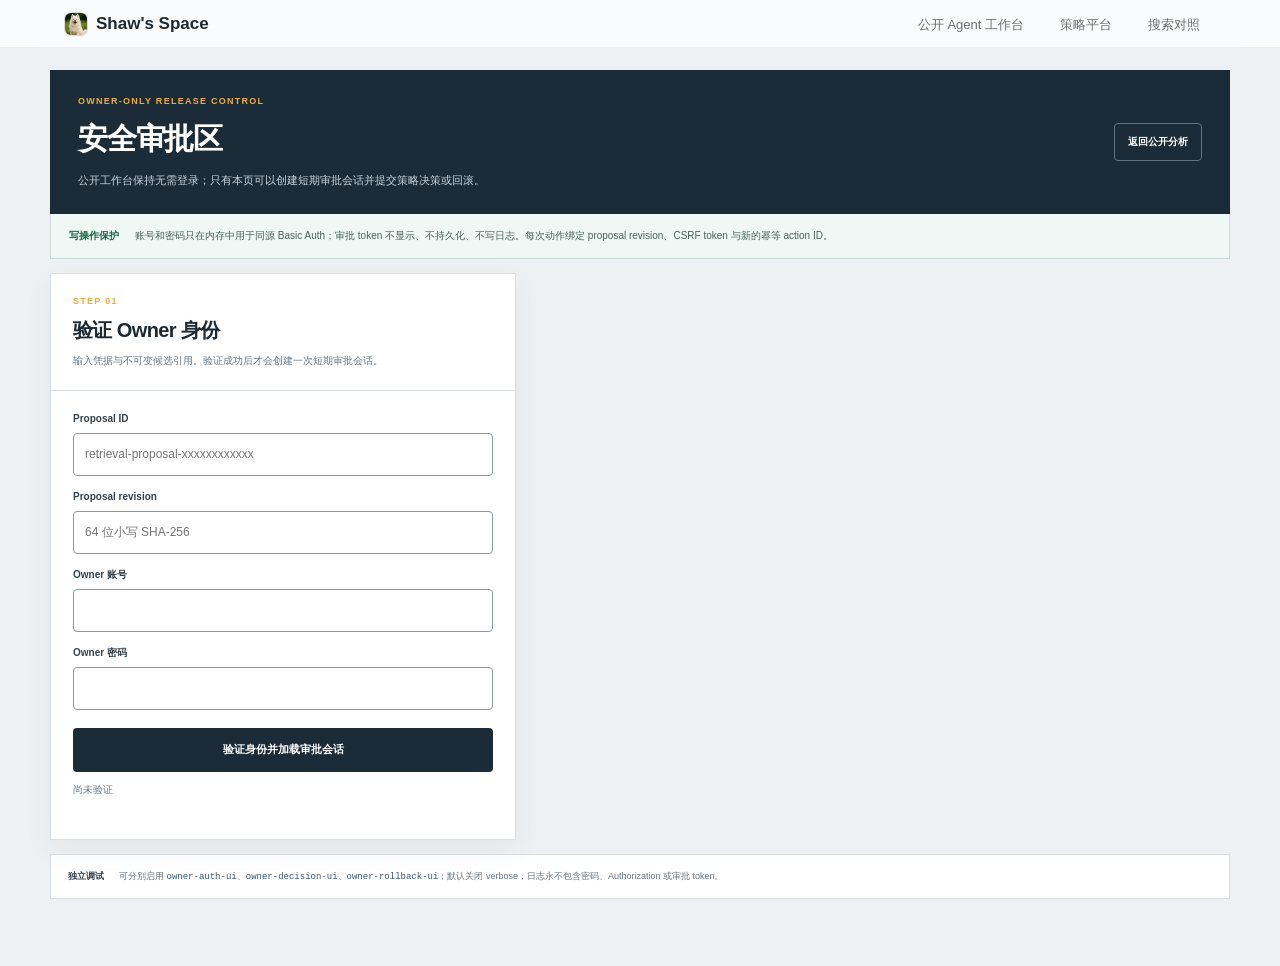
<file: search-owner.html>
<!DOCTYPE html>
<html lang="zh-CN">
<head>
    <meta charset="UTF-8">
    <meta name="viewport" content="width=device-width, initial-scale=1.0">
    <meta name="description" content="搜索候选策略 Owner 安全审批与回滚控制台。">
    <meta name="robots" content="noindex,nofollow">
    <title>Owner 安全审批 · Shaw's Space</title>
    <link rel="stylesheet" href="css/styles.css?v=20260905-samoyed-logo-v1">
    <link rel="stylesheet" href="css/search-owner.css?v=20260830-owner-release-v1">
</head>
<body class="search-owner-page">
    <a class="owner-skip-link" href="#ownerMain">跳到审批内容</a>
    <nav class="navbar">
        <div class="nav-container">
            <a href="index.html" class="nav-logo"><img class="logo-mark" src="assets/shaw-samoyed-logo.png" alt="" width="24" height="24"><span class="logo-text">Shaw's Space</span></a>
            <ul class="nav-links">
                <li><a href="search-agent.html" class="nav-link">公开 Agent 工作台</a></li>
                <li><a href="search-strategy.html" class="nav-link">策略平台</a></li>
                <li><a href="search-eval.html" class="nav-link">搜索对照</a></li>
            </ul>
            <button class="nav-toggle" type="button" aria-label="打开菜单" aria-expanded="false"><span></span><span></span><span></span></button>
        </div>
    </nav>

    <main class="owner-shell" id="ownerMain">
        <header class="owner-hero">
            <div>
                <span>Owner-only release control</span>
                <h1>安全审批区</h1>
                <p>公开工作台保持无需登录；只有本页可以创建短期审批会话并提交策略决策或回滚。</p>
            </div>
            <a href="search-agent.html">返回公开分析</a>
        </header>

        <section class="owner-security-note" aria-label="安全边界">
            <strong>写操作保护</strong>
            <p>账号和密码只在内存中用于同源 Basic Auth；审批 token 不显示、不持久化、不写日志。每次动作绑定 proposal revision、CSRF token 与新的幂等 action ID。</p>
        </section>

        <div class="owner-grid">
            <section class="owner-card owner-login-card" id="ownerLoginPanel" aria-labelledby="ownerLoginTitle">
                <header>
                    <span>Step 01</span>
                    <h2 id="ownerLoginTitle">验证 Owner 身份</h2>
                    <p>输入凭据与不可变候选引用。验证成功后才会创建一次短期审批会话。</p>
                </header>
                <form id="ownerLoginForm" autocomplete="off">
                    <label for="ownerProposalInput">Proposal ID</label>
                    <input id="ownerProposalInput" name="proposal_id" type="text" spellcheck="false" autocomplete="off" placeholder="retrieval-proposal-xxxxxxxxxxxx" required>
                    <label for="ownerRevisionInput">Proposal revision</label>
                    <input id="ownerRevisionInput" name="proposal_revision" type="text" spellcheck="false" autocomplete="off" minlength="64" maxlength="64" placeholder="64 位小写 SHA-256" required>
                    <div class="owner-rollback-fields" id="ownerRollbackFields" hidden>
                        <label for="ownerExpectedActiveRevision">Expected active revision</label>
                        <input id="ownerExpectedActiveRevision" type="text" spellcheck="false" autocomplete="off" minlength="64" maxlength="64" placeholder="当前 active revision">
                        <label for="ownerTargetRevision">Target revision</label>
                        <input id="ownerTargetRevision" type="text" spellcheck="false" autocomplete="off" minlength="64" maxlength="64" placeholder="要恢复到的 previous revision">
                    </div>
                    <label for="ownerUsername">Owner 账号</label>
                    <input id="ownerUsername" name="username" type="text" maxlength="128" autocomplete="username" required>
                    <label for="ownerPassword">Owner 密码</label>
                    <input id="ownerPassword" name="password" type="password" maxlength="512" autocomplete="current-password" required>
                    <button type="submit" id="ownerLoginButton">验证身份并加载审批会话</button>
                    <p class="owner-inline-status" id="ownerLoginStatus" aria-live="polite">尚未验证</p>
                </form>
            </section>

            <section class="owner-card owner-decision-card" id="ownerDecisionPanel" aria-labelledby="ownerDecisionTitle" hidden>
                <header>
                    <span>Step 02</span>
                    <h2 id="ownerDecisionTitle">复核并执行</h2>
                    <p id="ownerDecisionHint">候选 revision 已锁定。若服务器状态在审批前发生变化，本次动作会失败关闭。</p>
                </header>

                <dl class="owner-reference">
                    <div><dt>操作</dt><dd id="ownerActionMode">候选审批</dd></div>
                    <div><dt>Proposal</dt><dd><code id="ownerProposalId">—</code></dd></div>
                    <div><dt>Revision</dt><dd><code id="ownerProposalRevision">—</code></dd></div>
                    <div><dt>会话有效期</dt><dd id="ownerSessionExpiry">—</dd></div>
                </dl>

                <ol class="owner-lifecycle" id="ownerLifecycle" aria-label="发布生命周期">
                    <li data-lifecycle="rejected_by_gate">门禁拒绝</li>
                    <li data-lifecycle="pending_owner_review">等待审批</li>
                    <li data-lifecycle="rejected">Owner 拒绝</li>
                    <li data-lifecycle="approved_for_validation">批准验证</li>
                    <li data-lifecycle="validating">验证中</li>
                    <li data-lifecycle="validation_failed">验证失败</li>
                    <li data-lifecycle="staged">已暂存</li>
                    <li data-lifecycle="canary">灰度中</li>
                    <li data-lifecycle="active">当前生效</li>
                    <li data-lifecycle="rolled_back">已回滚</li>
                </ol>

                <div class="owner-decision-actions" id="ownerDecisionActions">
                    <button class="owner-approve" id="ownerApproveButton" type="button">同意并自动发布</button>
                    <button class="owner-reject" id="ownerRejectButton" type="button">拒绝</button>
                </div>
                <div class="owner-decision-actions" id="ownerRollbackActions" hidden>
                    <button class="owner-rollback" id="ownerRollbackButton" type="button">确认一键回滚</button>
                </div>
                <div class="owner-operation-result" id="ownerOperationResult" aria-live="polite">
                    <strong>等待 Owner 决策</strong>
                    <p>提交后会显示服务器返回的真实 lifecycle、strategy revision、index、health 与 rollout；不会把“已批准”误写成“已上线”。</p>
                </div>
            </section>
        </div>

        <aside class="owner-debug-note">
            <strong>独立调试</strong>
            <p>可分别启用 <code>owner-auth-ui</code>、<code>owner-decision-ui</code>、<code>owner-rollback-ui</code>；默认关闭 verbose，日志永不包含密码、Authorization 或审批 token。</p>
        </aside>
    </main>

    <script src="js/search-ui-debug.js?v=20260830-release-v1"></script>
    <script src="js/search-agent-auth.js?v=20260830-owner-release-v1"></script>
    <script src="js/search-release-contract.js?v=20260830-release-v1"></script>
    <script src="js/search-owner.js?v=20260830-owner-release-v1"></script>
</body>
</html>
</file>
<file: css/styles.css>
:root {
    --color-bg: #ffffff;
    --color-bg-secondary: #f5f5f7;
    --color-bg-tertiary: #fafafa;
    --color-text: #1d1d1f;
    --color-text-secondary: #6e6e73;
    --color-text-tertiary: #86868b;
    --color-accent: #0071e3;
    --color-accent-hover: #0077ed;
    --color-border: #d2d2d7;
    --color-border-light: #e8e8ed;
    --shadow-sm: 0 2px 8px rgba(0, 0, 0, 0.04);
    --shadow-md: 0 4px 20px rgba(0, 0, 0, 0.06);
    --shadow-lg: 0 10px 40px rgba(0, 0, 0, 0.08);
    --shadow-xl: 0 20px 60px rgba(0, 0, 0, 0.1);
    --radius-sm: 8px;
    --radius-md: 12px;
    --radius-lg: 18px;
    --radius-xl: 28px;
    --easing: cubic-bezier(0.25, 0.1, 0.25, 1);
    --easing-spring: cubic-bezier(0.34, 1.56, 0.64, 1);
    --transition-fast: 0.2s var(--easing);
    --transition-base: 0.35s var(--easing);
    --transition-slow: 0.6s var(--easing);
    --max-width: 1200px;
    --nav-height: 48px;
    --font-stack: -apple-system, BlinkMacSystemFont, "SF Pro Display", "SF Pro Text", "Helvetica Neue", Helvetica, Arial, "PingFang SC", "Hiragino Sans GB", "Microsoft YaHei", sans-serif;
}

/* ============================================================
   AI GROWTH JOURNEY · 2026
   ============================================================ */
.ai-growth-section {
    --ai-bg: #0a0c0e;
    --ai-surface: #121518;
    --ai-surface-2: #181c20;
    --ai-line: rgba(255, 255, 255, 0.12);
    --ai-muted: #959ca3;
    --ai-lime: #c7ff5e;
    --ai-orange: #ff7a45;
    --ai-blue: #72a7ff;
    position: relative;
    padding: 132px 0 120px;
    color: #f7f8f8;
    background:
        radial-gradient(circle at 88% 8%, rgba(199, 255, 94, 0.08), transparent 28%),
        radial-gradient(circle at 8% 45%, rgba(114, 167, 255, 0.07), transparent 25%),
        var(--ai-bg);
    overflow: hidden;
}

.ai-growth-section::before {
    content: '';
    position: absolute;
    inset: 0;
    pointer-events: none;
    opacity: 0.16;
    background-image: linear-gradient(rgba(255,255,255,.08) 1px, transparent 1px), linear-gradient(90deg, rgba(255,255,255,.08) 1px, transparent 1px);
    background-size: 72px 72px;
    mask-image: linear-gradient(to bottom, #000, transparent 46%);
}

.ai-growth-container {
    position: relative;
    z-index: 1;
}

.ai-growth-hero {
    padding-bottom: 72px;
    border-bottom: 1px solid var(--ai-line);
}

.ai-growth-kicker {
    display: inline-flex;
    align-items: center;
    gap: 10px;
    padding: 8px 12px;
    margin-bottom: 32px;
    border: 1px solid var(--ai-line);
    border-radius: 999px;
    color: #c4c9ce;
    font: 600 11px/1 var(--font-stack);
    letter-spacing: .12em;
}

.ai-growth-live-dot {
    width: 7px;
    height: 7px;
    border-radius: 50%;
    background: var(--ai-lime);
    box-shadow: 0 0 0 5px rgba(199,255,94,.11);
    animation: aiPulse 2.2s ease-in-out infinite;
}

@keyframes aiPulse {
    50% { box-shadow: 0 0 0 9px rgba(199,255,94,0); }
}

.ai-growth-title-row {
    display: grid;
    grid-template-columns: minmax(0, 1.4fr) minmax(280px, .6fr);
    gap: 72px;
    align-items: end;
}

.ai-growth-overline,
.ai-panel-heading span,
.ai-subsection-heading span {
    color: var(--ai-lime);
    font-size: 11px;
    font-weight: 700;
    letter-spacing: .15em;
}

.ai-growth-title-row h2 {
    margin-top: 18px;
    font-size: clamp(54px, 8vw, 108px);
    line-height: .92;
    letter-spacing: -.065em;
    font-weight: 700;
}

.ai-growth-title-row h2 span {
    color: var(--ai-lime);
}

.ai-growth-intro {
    max-width: 440px;
    padding-bottom: 8px;
    color: #b5bbc1;
    font-size: 17px;
    line-height: 1.85;
}

.ai-growth-status-grid {
    display: grid;
    grid-template-columns: 1.45fr 1fr 1fr;
    gap: 14px;
    margin-top: 58px;
}

.ai-status-card {
    min-height: 180px;
    padding: 24px;
    border: 1px solid var(--ai-line);
    border-radius: 20px;
    background: rgba(255, 255, 255, 0.035);
}

.ai-status-card-primary {
    color: #111;
    border-color: var(--ai-lime);
    background: var(--ai-lime);
}

.ai-status-card > span {
    display: block;
    margin-bottom: 28px;
    color: var(--ai-muted);
    font-size: 10px;
    font-weight: 700;
    letter-spacing: .13em;
}

.ai-status-card-primary > span { color: rgba(17,17,17,.62); }

.ai-status-card strong {
    display: block;
    margin-bottom: 9px;
    font-size: 23px;
    line-height: 1.2;
    letter-spacing: -.02em;
}

.ai-status-card p {
    color: #a5abb1;
    font-size: 13px;
    line-height: 1.7;
}

.ai-status-card-primary p { color: rgba(17,17,17,.68); }

.ai-dashboard-grid {
    display: grid;
    grid-template-columns: minmax(0, 1.08fr) minmax(360px, .92fr);
    gap: 18px;
    padding: 76px 0 20px;
}

.ai-panel {
    min-width: 0;
    padding: 30px;
    border: 1px solid var(--ai-line);
    border-radius: 24px;
    background: rgba(18,21,24,.94);
}

.ai-panel-heading,
.ai-subsection-heading {
    display: flex;
    align-items: flex-start;
    justify-content: space-between;
    gap: 24px;
}

.ai-panel-heading h3,
.ai-panel-heading h2,
.ai-subsection-heading h2,
.ai-subsection-heading h3 {
    margin-top: 7px;
    font-size: clamp(24px, 3vw, 36px);
    line-height: 1.1;
    letter-spacing: -.035em;
}

.ai-radar-legend {
    display: flex;
    flex-wrap: wrap;
    justify-content: flex-end;
    gap: 14px;
    color: #a6adb4;
    font-size: 11px;
}

.ai-radar-legend span { display: inline-flex; align-items: center; gap: 7px; }
.ai-radar-legend i { width: 9px; height: 9px; border-radius: 50%; }
.legend-current { background: var(--ai-lime); }
.legend-target { border: 1px solid var(--ai-orange); background: rgba(255,122,69,.24); }

.ai-radar-wrap {
    min-height: 430px;
    display: grid;
    place-items: center;
}

.ai-radar-chart {
    width: min(100%, 580px);
    height: auto;
    overflow: visible;
}

.ai-radar-grid { fill: none; stroke: rgba(255,255,255,.12); stroke-width: 1; }
.ai-radar-axis { stroke: rgba(255,255,255,.1); stroke-width: 1; }
.ai-radar-target { fill: rgba(255,122,69,.08); stroke: var(--ai-orange); stroke-width: 1.6; stroke-dasharray: 6 5; }
.ai-radar-current { fill: rgba(199,255,94,.17); stroke: var(--ai-lime); stroke-width: 2.5; }
.ai-radar-dot { fill: var(--ai-lime); stroke: #101214; stroke-width: 3; }
.ai-radar-label { fill: #f3f5f6; font-size: 13px; font-weight: 600; text-anchor: middle; }
.ai-radar-score { fill: #848c94; font-size: 10px; text-anchor: middle; }

.ai-chart-note {
    padding-top: 18px;
    border-top: 1px solid var(--ai-line);
    color: #818890;
    font-size: 11px;
    line-height: 1.7;
}

#abilityAverage {
    color: var(--ai-lime);
    font-size: 36px;
    letter-spacing: -.04em;
}

.ai-ability-list {
    display: grid;
    gap: 20px;
    margin-top: 42px;
}

.ai-ability-item {
    display: grid;
    gap: 9px;
}

.ai-ability-meta {
    display: flex;
    align-items: baseline;
    justify-content: space-between;
    gap: 20px;
}

.ai-ability-name {
    font-size: 14px;
    font-weight: 600;
}

.ai-ability-score {
    color: #8f969d;
    font-size: 11px;
}

.ai-ability-track {
    position: relative;
    height: 7px;
    overflow: hidden;
    border-radius: 99px;
    background: rgba(255,255,255,.08);
}

.ai-ability-target,
.ai-ability-current {
    position: absolute;
    inset: 0 auto 0 0;
    border-radius: inherit;
}

.ai-ability-target { background: rgba(255,122,69,.38); }
.ai-ability-current { background: var(--ai-lime); box-shadow: 0 0 18px rgba(199,255,94,.2); }

.ai-ability-focus {
    color: #7f878e;
    font-size: 11px;
    line-height: 1.5;
}

.ai-ability-acceptance {
    padding: 10px 12px;
    border-left: 2px solid rgba(199,255,94,.7);
    color: #aeb4b9;
    background: rgba(199,255,94,.045);
    font-size: 10px;
    line-height: 1.65;
}

.ai-ability-acceptance strong { color: var(--ai-lime); }

.ai-evidence-section,
.ai-roadmap-section {
    padding-top: 88px;
}

.ai-subsection-heading {
    padding-bottom: 30px;
    border-bottom: 1px solid var(--ai-line);
}

.ai-subsection-heading > p {
    width: min(100%, 380px);
    color: #8f969d;
    font-size: 13px;
    line-height: 1.7;
    text-align: right;
}

.ai-evidence-grid {
    display: grid;
    grid-template-columns: repeat(4, 1fr);
    gap: 14px;
    margin-top: 22px;
}

.ai-evidence-card {
    display: flex;
    flex-direction: column;
    min-height: 250px;
    padding: 24px;
    border: 1px solid var(--ai-line);
    border-radius: 18px;
    background: rgba(255,255,255,.025);
    transition: transform .25s ease, border-color .25s ease, background .25s ease;
}

.ai-evidence-card:hover {
    transform: translateY(-4px);
    border-color: rgba(199,255,94,.4);
    background: rgba(255,255,255,.05);
}

.ai-evidence-index {
    color: var(--ai-lime);
    font: 700 11px/1 var(--font-stack);
    letter-spacing: .14em;
}

.ai-evidence-card h4 {
    margin: 30px 0 12px;
    font-size: 20px;
    line-height: 1.2;
}

.ai-evidence-card p {
    color: #939aa1;
    font-size: 13px;
    line-height: 1.7;
}

.ai-evidence-tags {
    display: flex;
    flex-wrap: wrap;
    gap: 6px;
    margin-top: auto;
    padding-top: 26px;
}

.ai-evidence-tags span {
    padding: 5px 8px;
    border: 1px solid var(--ai-line);
    border-radius: 6px;
    color: #a9afb5;
    font-size: 9px;
    letter-spacing: .06em;
}

.ai-roadmap-heading { align-items: end; }

.ai-roadmap-progress {
    width: min(320px, 100%);
}

.ai-roadmap-progress > span {
    display: block;
    margin-bottom: 9px;
    color: #b9bec3;
    font-size: 12px;
    text-align: right;
}

.ai-roadmap-progress-track {
    height: 5px;
    overflow: hidden;
    border-radius: 99px;
    background: rgba(255,255,255,.1);
}

.ai-roadmap-progress-track i {
    display: block;
    width: 0;
    height: 100%;
    border-radius: inherit;
    background: var(--ai-lime);
    transition: width .35s ease;
}

.ai-phase-filters {
    display: flex;
    flex-wrap: wrap;
    gap: 8px;
    margin: 24px 0;
}

.ai-phase-filter {
    padding: 9px 13px;
    border: 1px solid var(--ai-line);
    border-radius: 99px;
    color: #9ba2a8;
    font-size: 11px;
    transition: color .2s ease, border-color .2s ease, background-color .2s ease;
}

.ai-phase-filter:hover,
.ai-phase-filter.active {
    color: #111;
    border-color: var(--ai-lime);
    background: var(--ai-lime);
}

.ai-roadmap-list {
    display: grid;
    gap: 10px;
}

.ai-week-card {
    border: 1px solid var(--ai-line);
    border-radius: 18px;
    background: rgba(255,255,255,.025);
    overflow: hidden;
    transition: border-color .2s ease, opacity .2s ease;
}

.ai-week-card[hidden] { display: none; }
.ai-week-card.current { border-color: rgba(199,255,94,.72); box-shadow: inset 3px 0 0 var(--ai-lime); }
.ai-week-card.completed { opacity: .7; }

.ai-week-card summary {
    display: grid;
    grid-template-columns: 84px minmax(0, 1fr) 150px 28px;
    gap: 18px;
    align-items: center;
    padding: 22px 24px;
    cursor: pointer;
    list-style: none;
}

.ai-week-card summary::-webkit-details-marker { display: none; }

.ai-week-number {
    color: #747c84;
    font: 700 11px/1 var(--font-stack);
    letter-spacing: .12em;
}

.ai-week-title-wrap {
    min-width: 0;
}

.ai-week-phase {
    display: block;
    margin-bottom: 5px;
    color: var(--ai-lime);
    font-size: 9px;
    font-weight: 700;
    letter-spacing: .1em;
}

.ai-week-title {
    font-size: 17px;
    font-weight: 600;
    letter-spacing: -.01em;
}

.ai-week-date {
    color: #838a91;
    font-size: 11px;
    text-align: right;
}

.ai-week-chevron {
    width: 24px;
    height: 24px;
    color: #828990;
    transition: transform .22s ease;
}

.ai-week-card[open] .ai-week-chevron { transform: rotate(45deg); }

.ai-week-body {
    display: grid;
    grid-template-columns: 1fr 1fr;
    gap: 26px;
    padding: 0 24px 24px 126px;
}

.ai-week-column {
    padding-top: 20px;
    border-top: 1px solid var(--ai-line);
}

.ai-week-column h5 {
    margin-bottom: 12px;
    color: #727a82;
    font-size: 9px;
    letter-spacing: .14em;
}

.ai-week-column ul {
    display: grid;
    gap: 8px;
    padding: 0;
    list-style: none;
}

.ai-week-column li {
    position: relative;
    padding-left: 15px;
    color: #b2b7bc;
    font-size: 12px;
    line-height: 1.6;
}

.ai-week-column li::before {
    content: '';
    position: absolute;
    top: .7em;
    left: 0;
    width: 5px;
    height: 5px;
    border-radius: 50%;
    background: var(--ai-lime);
}

.ai-week-jd {
    grid-column: 1 / -1;
    display: flex;
    flex-wrap: wrap;
    gap: 10px;
    align-items: center;
}

.ai-week-jd > span {
    color: #747c84;
    font-size: 9px;
    font-weight: 700;
    letter-spacing: .12em;
}

.ai-week-jd > div {
    display: flex;
    flex-wrap: wrap;
    gap: 6px;
}

.ai-week-jd em {
    padding: 5px 8px;
    color: #aeb4b9;
    border: 1px solid var(--ai-line);
    border-radius: 999px;
    font-size: 9px;
    font-style: normal;
    line-height: 1;
}

.ai-week-deliverable {
    grid-column: 1 / -1;
    display: grid;
    grid-template-columns: minmax(0,1fr) auto;
    gap: 20px;
    align-items: center;
    padding: 18px;
    border-radius: 12px;
    color: #111;
    background: #f2f3ef;
}

.ai-week-acceptance {
    grid-column: 1 / -1;
    display: grid;
    grid-template-columns: minmax(0, 1fr) auto;
    gap: 20px;
    align-items: center;
    padding: 18px;
    border: 1px solid rgba(199,255,94,.28);
    border-radius: 12px;
    background: rgba(199,255,94,.055);
}

.ai-week-acceptance span {
    display: block;
    margin-bottom: 5px;
    color: var(--ai-lime);
    font-size: 9px;
    font-weight: 700;
    letter-spacing: .12em;
}

.ai-week-acceptance strong {
    color: #d9dde0;
    font-size: 12px;
    font-weight: 500;
    line-height: 1.65;
}

.ai-week-deliverable span {
    display: block;
    margin-bottom: 4px;
    color: #6e7478;
    font-size: 9px;
    font-weight: 700;
    letter-spacing: .12em;
}

.ai-week-deliverable strong {
    font-size: 13px;
    line-height: 1.5;
}

.ai-week-check {
    display: inline-flex;
    align-items: center;
    gap: 8px;
    white-space: nowrap;
    font-size: 11px;
    font-weight: 600;
    cursor: pointer;
}

.ai-week-check input {
    width: 18px;
    height: 18px;
    accent-color: #151719;
}

@media (max-width: 980px) {
    .ai-growth-title-row,
    .ai-dashboard-grid { grid-template-columns: 1fr; }
    .ai-growth-title-row { gap: 30px; }
    .ai-growth-intro { max-width: 680px; }
    .ai-growth-status-grid { grid-template-columns: 1fr 1fr; }
    .ai-status-card-primary { grid-column: 1 / -1; }
    .ai-evidence-grid { grid-template-columns: 1fr 1fr; }
}

@media (max-width: 700px) {
    .ai-growth-section { padding: 96px 0 88px; }
    .ai-growth-title-row h2 { font-size: clamp(46px, 15vw, 72px); }
    .ai-growth-status-grid,
    .ai-evidence-grid,
    .ai-week-body { grid-template-columns: 1fr; }
    .ai-status-card-primary { grid-column: auto; }
    .ai-panel { padding: 22px 18px; border-radius: 18px; }
    .ai-panel-heading,
    .ai-subsection-heading { flex-direction: column; }
    .ai-radar-legend { justify-content: flex-start; }
    .ai-subsection-heading > p { width: auto; text-align: left; }
    .ai-radar-wrap { min-height: 320px; }
    .ai-week-card summary {
        grid-template-columns: 62px minmax(0, 1fr) 22px;
        gap: 10px;
        padding: 18px 16px;
    }
    .ai-week-date { grid-column: 2; grid-row: 2; text-align: left; }
    .ai-week-chevron { grid-column: 3; grid-row: 1 / 3; }
    .ai-week-body { gap: 14px; padding: 0 16px 16px; }
    .ai-week-deliverable { grid-column: auto; grid-template-columns: 1fr; }
    .ai-week-acceptance { grid-column: auto; grid-template-columns: 1fr; }
    .ai-roadmap-progress { width: 100%; }
    .ai-roadmap-progress > span { text-align: left; }
}

* {
    margin: 0;
    padding: 0;
    box-sizing: border-box;
}

html {
    scroll-behavior: smooth;
    -webkit-font-smoothing: antialiased;
    -moz-osx-font-smoothing: grayscale;
}

body {
    font-family: var(--font-stack);
    background-color: var(--color-bg);
    color: var(--color-text);
    line-height: 1.6;
    overflow-x: hidden;
}

a {
    color: inherit;
    text-decoration: none;
}

button {
    font-family: inherit;
    cursor: pointer;
    border: none;
    background: none;
}

img {
    max-width: 100%;
    display: block;
}

.section-container {
    max-width: var(--max-width);
    margin: 0 auto;
    padding: 0 24px;
}

.section-header {
    text-align: center;
    margin-bottom: 64px;
}

.section-tag {
    display: inline-block;
    font-size: 14px;
    font-weight: 500;
    color: var(--color-accent);
    letter-spacing: 0.5px;
    margin-bottom: 12px;
}

.section-title {
    font-size: clamp(32px, 5vw, 56px);
    font-weight: 700;
    letter-spacing: -0.02em;
    line-height: 1.1;
    margin-bottom: 16px;
    background: linear-gradient(180deg, var(--color-text) 0%, var(--color-text-secondary) 100%);
    -webkit-background-clip: text;
    -webkit-text-fill-color: transparent;
    background-clip: text;
}

.section-subtitle {
    font-size: clamp(16px, 2vw, 20px);
    color: var(--color-text-secondary);
    font-weight: 400;
}

.btn {
    display: inline-flex;
    align-items: center;
    gap: 8px;
    padding: 14px 28px;
    border-radius: 980px;
    font-size: 15px;
    font-weight: 500;
    transition: all var(--transition-fast);
    white-space: nowrap;
}

.btn:active {
    transform: scale(0.97);
}

.btn-primary {
    background-color: var(--color-accent);
    color: white;
}

.btn-primary:hover {
    background-color: var(--color-accent-hover);
}

.btn-secondary {
    background-color: transparent;
    color: var(--color-accent);
    border: 1.5px solid var(--color-accent);
    padding: 12.5px 28px;
}

.btn-secondary:hover {
    background-color: rgba(0, 113, 227, 0.06);
}

.navbar {
    position: fixed;
    top: 0;
    left: 0;
    right: 0;
    height: var(--nav-height);
    background-color: rgba(255, 255, 255, 0.72);
    backdrop-filter: saturate(180%) blur(20px);
    -webkit-backdrop-filter: saturate(180%) blur(20px);
    border-bottom: 1px solid rgba(0, 0, 0, 0.06);
    z-index: 1000;
    transition: all var(--transition-base);
}

.navbar.scrolled {
    background-color: rgba(255, 255, 255, 0.88);
    box-shadow: var(--shadow-sm);
}

.nav-container {
    max-width: var(--max-width);
    width: 100%;
    height: 100%;
    margin: 0 auto;
    padding: 0 24px;
    display: flex;
    align-items: center;
    justify-content: space-between;
}

.nav-logo {
    display: flex;
    align-items: center;
    gap: 8px;
    font-weight: 600;
    font-size: 17px;
}

.logo-mark {
    display: block;
    flex: 0 0 24px;
    width: 24px;
    height: 24px;
    border-radius: 7px;
    border: 1px solid rgba(20, 30, 40, 0.12);
    background: #f4f6f4;
    object-fit: cover;
    object-position: 50% 30%;
}

.nav-links {
    display: flex;
    align-items: center;
    gap: 4px;
    list-style: none;
}

.nav-link {
    position: relative;
    padding: 8px 16px;
    font-size: 13px;
    font-weight: 500;
    color: var(--color-text-secondary);
    border-radius: 8px;
    transition: all var(--transition-fast);
}

.nav-link:hover {
    color: var(--color-text);
    background-color: rgba(0, 0, 0, 0.04);
}

.nav-link.active {
    color: var(--color-text);
}

.nav-link.active::after {
    content: '';
    position: absolute;
    bottom: -2px;
    left: 50%;
    transform: translateX(-50%);
    width: 4px;
    height: 4px;
    border-radius: 50%;
    background-color: var(--color-accent);
}

.nav-toggle {
    display: none;
    flex-direction: column;
    gap: 5px;
    padding: 8px;
}

.nav-toggle span {
    display: block;
    width: 22px;
    height: 2px;
    background-color: var(--color-text);
    border-radius: 2px;
    transition: all var(--transition-base);
}

.hero {
    position: relative;
    min-height: 100vh;
    padding-top: calc(var(--nav-height) + 40px);
    padding-bottom: 80px;
    display: flex;
    align-items: center;
    overflow: hidden;
}

.hero-background {
    position: absolute;
    inset: 0;
    overflow: hidden;
    pointer-events: none;
}

.gradient-blob {
    position: absolute;
    border-radius: 50%;
    filter: blur(80px);
    opacity: 0.5;
    animation: float 20s ease-in-out infinite;
}

.blob-1 {
    width: 600px;
    height: 600px;
    background: linear-gradient(135deg, #e8f4fd 0%, #f0e6ff 100%);
    top: -200px;
    left: -100px;
    animation-delay: 0s;
}

.blob-2 {
    width: 500px;
    height: 500px;
    background: linear-gradient(135deg, #fff0e6 0%, #ffe8f0 100%);
    bottom: -150px;
    right: -100px;
    animation-delay: -7s;
}

.blob-3 {
    width: 400px;
    height: 400px;
    background: linear-gradient(135deg, #e6fff0 0%, #e6f4ff 100%);
    top: 50%;
    left: 50%;
    transform: translate(-50%, -50%);
    animation-delay: -14s;
}

@keyframes float {
    0%, 100% {
        transform: translate(0, 0) scale(1);
    }
    33% {
        transform: translate(30px, -30px) scale(1.05);
    }
    66% {
        transform: translate(-20px, 20px) scale(0.95);
    }
}

.hero-content {
    position: relative;
    max-width: var(--max-width);
    margin: 0 auto;
    padding: 0 24px;
    display: grid;
    grid-template-columns: 1.1fr 1fr;
    gap: 80px;
    align-items: center;
}

.hero-eyebrow {
    display: inline-flex;
    align-items: center;
    gap: 8px;
    padding: 8px 16px;
    background-color: rgba(0, 113, 227, 0.08);
    border-radius: 980px;
    font-size: 14px;
    font-weight: 500;
    color: var(--color-accent);
    margin-bottom: 24px;
}

.hero-title {
    font-size: clamp(40px, 6vw, 72px);
    font-weight: 700;
    letter-spacing: -0.03em;
    line-height: 1.08;
    margin-bottom: 24px;
}

.hero-name {
    background: linear-gradient(135deg, var(--color-accent) 0%, #5856d6 50%, #af52de 100%);
    -webkit-background-clip: text;
    -webkit-text-fill-color: transparent;
    background-clip: text;
}

.hero-role {
    display: inline-flex;
    align-items: center;
    font-size: clamp(24px, 3.5vw, 40px);
    font-weight: 600;
    color: var(--color-text-secondary);
    min-height: 1.2em;
}

.typewriter {
    color: var(--color-text);
}

.cursor {
    display: inline-block;
    color: var(--color-accent);
    animation: blink 1s step-end infinite;
    margin-left: 2px;
}

@keyframes blink {
    0%, 100% { opacity: 1; }
    50% { opacity: 0; }
}

.hero-subtitle {
    font-size: clamp(16px, 1.6vw, 19px);
    color: var(--color-text-secondary);
    margin-bottom: 40px;
    max-width: 520px;
    line-height: 1.7;
}

.hero-cta {
    display: flex;
    gap: 16px;
    margin-bottom: 56px;
    flex-wrap: wrap;
}

.hero-stats {
    display: flex;
    align-items: center;
    gap: 40px;
    padding: 24px 0;
    border-top: 1px solid var(--color-border-light);
}

.stat-item {
    display: flex;
    flex-direction: column;
    gap: 4px;
}

.stat-number {
    font-size: clamp(28px, 3vw, 36px);
    font-weight: 700;
    letter-spacing: -0.02em;
    color: var(--color-text);
}

.stat-label {
    font-size: 13px;
    color: var(--color-text-tertiary);
    font-weight: 500;
}

.stat-divider {
    width: 1px;
    height: 40px;
    background-color: var(--color-border-light);
}

.hero-visual {
    position: relative;
    display: flex;
    justify-content: center;
    align-items: center;
    min-height: 500px;
}

.avatar-wrapper {
    position: relative;
    width: 360px;
    height: 360px;
}

.avatar-ring {
    position: absolute;
    inset: -12px;
    border-radius: 50%;
    background: conic-gradient(from 0deg, var(--color-accent), #5856d6, #af52de, #ff2d55, #ff9500, var(--color-accent));
    animation: rotate 10s linear infinite;
    opacity: 0.8;
}

.avatar-ring::before {
    content: '';
    position: absolute;
    inset: 4px;
    border-radius: 50%;
    background-color: white;
}

@keyframes rotate {
    to { transform: rotate(360deg); }
}

.avatar-glow {
    position: absolute;
    inset: 0;
    border-radius: 50%;
    background: radial-gradient(circle, rgba(0, 113, 227, 0.15) 0%, transparent 70%);
    animation: pulse 3s ease-in-out infinite;
}

@keyframes pulse {
    0%, 100% { transform: scale(1); opacity: 0.8; }
    50% { transform: scale(1.1); opacity: 1; }
}

.avatar {
    position: absolute;
    inset: 12px;
    border-radius: 50%;
    overflow: hidden;
    box-shadow: var(--shadow-xl);
}

.avatar img {
    width: 100%;
    height: 100%;
    object-fit: cover;
}

.floating-card {
    position: absolute;
    display: flex;
    align-items: center;
    gap: 12px;
    padding: 14px 18px;
    background-color: white;
    border-radius: var(--radius-lg);
    box-shadow: var(--shadow-lg);
    backdrop-filter: blur(20px);
    animation: floatCard 6s ease-in-out infinite;
}

.card-1 {
    top: 40px;
    left: -20px;
    animation-delay: 0s;
}

.card-2 {
    bottom: 60px;
    right: -10px;
    animation-delay: -3s;
}

@keyframes floatCard {
    0%, 100% { transform: translateY(0); }
    50% { transform: translateY(-12px); }
}

.card-icon {
    font-size: 24px;
    width: 44px;
    height: 44px;
    display: flex;
    align-items: center;
    justify-content: center;
    background-color: var(--color-bg-secondary);
    border-radius: var(--radius-md);
}

.card-info {
    display: flex;
    flex-direction: column;
    gap: 2px;
}

.card-title {
    font-size: 14px;
    font-weight: 600;
    color: var(--color-text);
}

.card-desc {
    font-size: 12px;
    color: var(--color-text-tertiary);
}

.scroll-indicator {
    position: absolute;
    bottom: 32px;
    left: 50%;
    transform: translateX(-50%);
    display: flex;
    flex-direction: column;
    align-items: center;
    gap: 8px;
    color: var(--color-text-tertiary);
    font-size: 12px;
    font-weight: 500;
    animation: bounceInfinite 2s ease-in-out infinite;
}

.scroll-arrow {
    animation: bounceArrow 2s ease-in-out infinite;
}

@keyframes bounceArrow {
    0%, 100% { transform: translateY(0); }
    50% { transform: translateY(6px); }
}

@keyframes bounceInfinite {
    0%, 100% { opacity: 0.6; }
    50% { opacity: 1; }
}

.about {
    padding: 120px 0;
    background-color: var(--color-bg-secondary);
}

.about-grid {
    display: grid;
    grid-template-columns: 1fr 1fr;
    gap: 80px;
    align-items: start;
}

.about-heading {
    font-size: 28px;
    font-weight: 700;
    letter-spacing: -0.01em;
    margin-bottom: 24px;
}

.about-text {
    font-size: 16px;
    color: var(--color-text-secondary);
    line-height: 1.8;
    margin-bottom: 20px;
}

.about-tags {
    display: flex;
    flex-wrap: wrap;
    gap: 10px;
    margin-top: 32px;
}

.tag {
    display: inline-flex;
    align-items: center;
    padding: 8px 16px;
    background-color: white;
    border: 1px solid var(--color-border-light);
    border-radius: 980px;
    font-size: 14px;
    font-weight: 500;
    color: var(--color-text);
    box-shadow: var(--shadow-sm);
    transition: all var(--transition-fast);
}

.tag:hover {
    transform: translateY(-2px);
    box-shadow: var(--shadow-md);
    border-color: var(--color-border);
}

.about-highlights {
    display: grid;
    grid-template-columns: 1fr 1fr;
    gap: 20px;
}

.highlight-card {
    padding: 28px 24px;
    background-color: white;
    border-radius: var(--radius-lg);
    box-shadow: var(--shadow-sm);
    transition: all var(--transition-base);
    border: 1px solid transparent;
}

.highlight-card:hover {
    transform: translateY(-4px);
    box-shadow: var(--shadow-lg);
    border-color: var(--color-border-light);
}

.highlight-icon {
    width: 56px;
    height: 56px;
    display: flex;
    align-items: center;
    justify-content: center;
    border-radius: var(--radius-md);
    background: linear-gradient(135deg, rgba(0, 113, 227, 0.1) 0%, rgba(88, 86, 214, 0.1) 100%);
    color: var(--color-accent);
    margin-bottom: 20px;
}

.highlight-card h4 {
    font-size: 18px;
    font-weight: 600;
    margin-bottom: 8px;
}

.highlight-card p {
    font-size: 14px;
    color: var(--color-text-secondary);
    line-height: 1.6;
}

.projects {
    padding: 120px 0;
    background-color: var(--color-bg);
}

.projects-grid {
    display: grid;
    grid-template-columns: repeat(3, 1fr);
    gap: 28px;
}

.project-card {
    background-color: white;
    border-radius: var(--radius-lg);
    overflow: hidden;
    box-shadow: var(--shadow-sm);
    transition: all var(--transition-base);
    border: 1px solid var(--color-border-light);
}

.project-card:hover {
    transform: translateY(-8px);
    box-shadow: var(--shadow-xl);
}

.project-image {
    position: relative;
    aspect-ratio: 16 / 10;
    overflow: hidden;
    background-color: var(--color-bg-secondary);
}

.project-image img {
    width: 100%;
    height: 100%;
    object-fit: cover;
    transition: transform 0.6s var(--easing);
}

.project-card:hover .project-image img {
    transform: scale(1.05);
}

.project-overlay {
    position: absolute;
    inset: 0;
    background: linear-gradient(180deg, transparent 50%, rgba(0, 0, 0, 0.6) 100%);
    opacity: 0;
    transition: opacity var(--transition-base);
    display: flex;
    align-items: flex-end;
    justify-content: flex-end;
    padding: 20px;
}

.project-card:hover .project-overlay {
    opacity: 1;
}

.project-link {
    width: 48px;
    height: 48px;
    display: flex;
    align-items: center;
    justify-content: center;
    background-color: white;
    border-radius: 50%;
    color: var(--color-text);
    transform: scale(0.8);
    transition: transform var(--transition-base) var(--easing-spring);
    box-shadow: var(--shadow-md);
}

.project-card:hover .project-link {
    transform: scale(1);
}

.project-link:hover {
    background-color: var(--color-accent);
    color: white;
}

.project-body {
    padding: 24px;
}

.project-meta {
    display: flex;
    justify-content: space-between;
    align-items: center;
    margin-bottom: 12px;
}

.project-category {
    font-size: 12px;
    font-weight: 600;
    color: var(--color-accent);
    letter-spacing: 0.3px;
    text-transform: uppercase;
}

.project-date {
    font-size: 12px;
    color: var(--color-text-tertiary);
    font-weight: 500;
}

.project-title {
    font-size: 20px;
    font-weight: 600;
    letter-spacing: -0.01em;
    margin-bottom: 10px;
    line-height: 1.3;
}

.project-desc {
    font-size: 14px;
    color: var(--color-text-secondary);
    line-height: 1.6;
    margin-bottom: 20px;
}

.project-tags {
    display: flex;
    flex-wrap: wrap;
    gap: 8px;
}

.project-tags span {
    padding: 5px 12px;
    background-color: var(--color-bg-secondary);
    border-radius: 980px;
    font-size: 12px;
    font-weight: 500;
    color: var(--color-text-secondary);
}

.contact {
    padding: 120px 0;
    background-color: var(--color-bg-secondary);
}

.contact-grid {
    display: grid;
    grid-template-columns: 1fr 1.2fr;
    gap: 60px;
}

.contact-info {
    display: flex;
    flex-direction: column;
    gap: 20px;
}

.contact-card {
    display: flex;
    align-items: center;
    gap: 16px;
    padding: 20px;
    background-color: white;
    border-radius: var(--radius-lg);
    box-shadow: var(--shadow-sm);
    transition: all var(--transition-fast);
}

.contact-card:hover {
    transform: translateX(6px);
    box-shadow: var(--shadow-md);
}

.contact-icon {
    width: 52px;
    height: 52px;
    display: flex;
    align-items: center;
    justify-content: center;
    border-radius: var(--radius-md);
    background: linear-gradient(135deg, rgba(0, 113, 227, 0.1) 0%, rgba(88, 86, 214, 0.08) 100%);
    color: var(--color-accent);
    flex-shrink: 0;
}

.contact-label {
    display: block;
    font-size: 12px;
    font-weight: 500;
    color: var(--color-text-tertiary);
    margin-bottom: 4px;
}

.contact-value {
    font-size: 16px;
    font-weight: 500;
    color: var(--color-text);
}

.contact-value:hover {
    color: var(--color-accent);
}

.social-links {
    display: flex;
    gap: 12px;
    margin-top: 12px;
    padding: 0 4px;
}

.social-link {
    width: 48px;
    height: 48px;
    display: flex;
    align-items: center;
    justify-content: center;
    background-color: white;
    border-radius: 50%;
    color: var(--color-text-secondary);
    box-shadow: var(--shadow-sm);
    transition: all var(--transition-fast);
}

.social-link:hover {
    transform: translateY(-4px);
    color: white;
    background: linear-gradient(135deg, var(--color-accent) 0%, #5856d6 100%);
    box-shadow: var(--shadow-md);
}

.contact-form {
    background-color: white;
    padding: 40px;
    border-radius: var(--radius-xl);
    box-shadow: var(--shadow-md);
}

.form-row {
    display: grid;
    grid-template-columns: 1fr 1fr;
    gap: 20px;
}

.form-group {
    margin-bottom: 24px;
}

.form-group label {
    display: block;
    font-size: 13px;
    font-weight: 500;
    color: var(--color-text);
    margin-bottom: 8px;
}

.form-group input,
.form-group textarea {
    width: 100%;
    padding: 14px 16px;
    font-size: 15px;
    font-family: inherit;
    color: var(--color-text);
    background-color: var(--color-bg-secondary);
    border: 1.5px solid transparent;
    border-radius: var(--radius-md);
    transition: all var(--transition-fast);
    outline: none;
    resize: vertical;
}

.form-group input::placeholder,
.form-group textarea::placeholder {
    color: var(--color-text-tertiary);
}

.form-group input:hover,
.form-group textarea:hover {
    background-color: #ececf0;
}

.form-group input:focus,
.form-group textarea:focus {
    background-color: white;
    border-color: var(--color-accent);
    box-shadow: 0 0 0 4px rgba(0, 113, 227, 0.1);
}

.btn-submit {
    width: 100%;
    justify-content: center;
    padding: 16px 28px;
    font-size: 16px;
}

.form-success {
    display: none;
    margin-top: 20px;
    padding: 14px 18px;
    background-color: rgba(52, 199, 89, 0.12);
    border-radius: var(--radius-md);
    color: #34c759;
    font-size: 14px;
    font-weight: 500;
    text-align: center;
}

.form-success.show {
    display: block;
    animation: fadeInUp 0.4s var(--easing);
}

@keyframes fadeInUp {
    from {
        opacity: 0;
        transform: translateY(10px);
    }
    to {
        opacity: 1;
        transform: translateY(0);
    }
}

.footer {
    padding: 30px 0 24px;
    color: var(--color-text);
    border-top: 1px solid rgba(29, 29, 31, .08);
    background: #f7f6f2;
}

.footer-content {
    display: flex;
    flex-wrap: wrap;
    gap: 12px 24px;
    align-items: center;
    justify-content: space-between;
    text-align: left;
}

.footer-brand {
    display: inline-flex;
    align-items: center;
    gap: 10px;
    margin: 0;
}

.footer-brand .logo-text {
    color: var(--color-text);
    font-weight: 600;
}

.footer-text {
    margin: 0;
    color: var(--color-text-secondary);
    font-size: 14px;
}

.footer-copyright {
    flex: 0 0 100%;
    margin: 4px 0 0;
    padding-top: 14px;
    color: var(--color-text-secondary);
    border-top: 1px solid rgba(29, 29, 31, .07);
    font-size: 12px;
}

@media (max-width: 640px) {
    .footer-content {
        flex-direction: column;
        align-items: flex-start;
    }

    .footer-copyright {
        width: 100%;
    }
}

.back-to-top {
    position: fixed;
    bottom: 32px;
    right: 32px;
    width: 48px;
    height: 48px;
    background-color: white;
    border-radius: 50%;
    box-shadow: var(--shadow-lg);
    color: var(--color-text);
    display: flex;
    align-items: center;
    justify-content: center;
    opacity: 0;
    visibility: hidden;
    transform: translateY(20px);
    transition: all var(--transition-base);
    z-index: 999;
}

.back-to-top.visible {
    opacity: 1;
    visibility: visible;
    transform: translateY(0);
}

.back-to-top:hover {
    background-color: var(--color-accent);
    color: white;
    transform: translateY(-4px);
}

.back-to-top:active {
    transform: scale(0.95);
}

.reveal {
    opacity: 0;
    transform: translateY(40px);
    transition: opacity 0.8s var(--easing), transform 0.8s var(--easing);
}

.reveal.visible {
    opacity: 1;
    transform: translateY(0);
}

@media (max-width: 968px) {
    .hero-content {
        grid-template-columns: 1fr;
        gap: 60px;
        text-align: center;
    }

    .hero-text {
        order: 2;
    }

    .hero-visual {
        order: 1;
        min-height: 380px;
    }

    .avatar-wrapper {
        width: 280px;
        height: 280px;
    }

    .hero-subtitle {
        margin-left: auto;
        margin-right: auto;
    }

    .hero-cta {
        justify-content: center;
    }

    .hero-stats {
        justify-content: center;
    }

    .about-grid {
        grid-template-columns: 1fr;
        gap: 48px;
    }

    .projects-grid {
        grid-template-columns: repeat(2, 1fr);
    }

    .contact-grid {
        grid-template-columns: 1fr;
    }
}

@media (max-width: 768px) {
    .nav-links {
        display: none;
    }

    .nav-toggle {
        display: flex;
    }

    .nav-links.mobile-open {
        display: flex;
        position: fixed;
        top: var(--nav-height);
        left: 0;
        right: 0;
        flex-direction: column;
        gap: 0;
        padding: 16px;
        background-color: rgba(255, 255, 255, 0.95);
        backdrop-filter: blur(20px);
        border-bottom: 1px solid var(--color-border-light);
    }

    .nav-links.mobile-open .nav-link {
        width: 100%;
        padding: 14px 16px;
        font-size: 15px;
    }

    .about {
        padding: 80px 0;
    }

    .projects {
        padding: 80px 0;
    }

    .contact {
        padding: 80px 0;
    }

    .section-header {
        margin-bottom: 48px;
    }

    .about-highlights {
        grid-template-columns: 1fr;
    }

    .projects-grid {
        grid-template-columns: 1fr;
    }

    .form-row {
        grid-template-columns: 1fr;
        gap: 0;
    }

    .contact-form {
        padding: 28px 20px;
    }

    .hero-stats {
        gap: 24px;
    }

    .floating-card {
        padding: 10px 14px;
    }

    .card-1 {
        left: 0;
    }

    .card-2 {
        right: 0;
    }

    .back-to-top {
        bottom: 20px;
        right: 20px;
        width: 44px;
        height: 44px;
    }
}

.hero-centered {
    padding-top: calc(var(--nav-height) + 60px);
    padding-bottom: 100px;
}

.hero-content-centered {
    grid-template-columns: 1fr;
    gap: 0;
}

.hero-text-centered {
    text-align: center;
    margin: 0 auto;
    max-width: 900px;
}

.hero-text-centered .hero-eyebrow {
    margin-left: auto;
    margin-right: auto;
}

.hero-text-centered .hero-subtitle {
    margin-left: auto;
    margin-right: auto;
    text-align: center;
}

.hero-text-centered .hero-cta {
    justify-content: center;
}

.hero-text-centered .hero-stats {
    justify-content: center;
}

.btn-large {
    padding: 16px 32px;
    font-size: 16px;
}

.projects-prominent {
    padding-top: 100px;
    padding-bottom: 140px;
}

.projects-featured {
    margin-bottom: 56px;
}

.project-card-large {
    display: grid;
    grid-template-columns: 1.2fr 1fr;
    gap: 0;
    overflow: hidden;
    border-radius: var(--radius-xl);
    background: white;
    border: 1px solid var(--color-border-light);
    box-shadow: var(--shadow-lg);
    transition: all var(--transition-base);
}

.project-card-large:hover {
    transform: translateY(-6px);
    box-shadow: var(--shadow-xl);
}

.project-image-large {
    aspect-ratio: auto;
    height: 100%;
    min-height: 360px;
}

.project-image-large img {
    width: 100%;
    height: 100%;
    object-fit: cover;
}

.project-card-large .project-body {
    padding: 40px;
    display: flex;
    flex-direction: column;
    justify-content: center;
}

.project-card-large .project-title {
    font-size: 28px;
    letter-spacing: -0.02em;
    margin-bottom: 16px;
}

.project-card-large .project-desc {
    font-size: 16px;
    line-height: 1.75;
    margin-bottom: 24px;
}

.project-card-large .project-tags {
    margin-bottom: 24px;
}

.project-card-large .project-tags span {
    padding: 7px 14px;
    font-size: 13px;
}

.project-link-large {
    width: auto !important;
    height: auto !important;
    border-radius: 980px !important;
    padding: 12px 22px !important;
    display: inline-flex !important;
    align-items: center !important;
    gap: 8px !important;
    font-size: 14px !important;
    font-weight: 500 !important;
}

.project-badge-featured {
    position: absolute;
    top: 20px;
    left: 20px;
    z-index: 2;
    padding: 6px 14px;
    background: linear-gradient(135deg, var(--color-accent) 0%, #5856d6 100%);
    color: white;
    font-size: 12px;
    font-weight: 600;
    border-radius: 980px;
    letter-spacing: 0.3px;
    box-shadow: 0 4px 12px rgba(0, 113, 227, 0.3);
}

.project-footer {
    display: flex;
    justify-content: space-between;
    align-items: center;
    padding-top: 20px;
    border-top: 1px solid var(--color-border-light);
}

.project-rating {
    display: flex;
    align-items: center;
    gap: 10px;
}

.project-rating .stars {
    color: #ffb400;
    font-size: 15px;
    letter-spacing: 1px;
}

.project-rating span {
    font-size: 13px;
    color: var(--color-text-secondary);
    font-weight: 500;
}

.project-platform {
    display: flex;
    align-items: center;
    justify-content: center;
    width: 40px;
    height: 40px;
    border-radius: var(--radius-md);
    background-color: var(--color-bg-secondary);
    color: var(--color-text-secondary);
    transition: all var(--transition-fast);
}

.project-platform:hover {
    background-color: var(--color-accent);
    color: white;
}

.about-grid-simple {
    gap: 64px;
}

@media (max-width: 968px) {
    .project-card-large {
        grid-template-columns: 1fr;
    }

    .project-image-large {
        min-height: 280px;
    }

    .project-card-large .project-body {
        padding: 28px 24px;
    }

    .project-card-large .project-title {
        font-size: 22px;
    }

    .project-card-large .project-desc {
        font-size: 15px;
    }

    .projects-grid {
        grid-template-columns: repeat(2, 1fr);
    }

    .about-grid-simple {
        grid-template-columns: 1fr;
        gap: 40px;
    }
}

@media (max-width: 768px) {
    .hero-centered {
        padding-top: calc(var(--nav-height) + 40px);
        padding-bottom: 60px;
    }

    .btn-large {
        padding: 14px 24px;
        font-size: 15px;
    }

    .projects-prominent {
        padding-top: 60px;
        padding-bottom: 80px;
    }

    .projects-grid {
        grid-template-columns: 1fr;
    }

    .project-card-large .project-body {
        padding: 24px 20px;
    }

    .project-card-large .project-title {
        font-size: 20px;
    }

    .project-footer {
        flex-direction: column;
        align-items: flex-start;
        gap: 14px;
    }

    .project-badge-featured {
        top: 14px;
        left: 14px;
        padding: 5px 12px;
        font-size: 11px;
    }
}

.apps-section {
    padding: 120px 0;
    background-color: var(--color-bg-secondary);
}

.apps-grid {
    display: grid;
    grid-template-columns: repeat(4, 1fr);
    gap: 40px 32px;
    max-width: 900px;
    margin: 0 auto;
    padding: 40px;
    background: rgba(255, 255, 255, 0.6);
    backdrop-filter: blur(40px);
    -webkit-backdrop-filter: blur(40px);
    border-radius: var(--radius-xl);
    border: 1px solid rgba(255, 255, 255, 0.8);
    box-shadow: var(--shadow-md);
}

.app-icon-wrapper {
    display: flex;
    flex-direction: column;
    align-items: center;
    gap: 10px;
    cursor: pointer;
    transition: all var(--transition-base) var(--easing-spring);
    padding: 8px;
    border-radius: var(--radius-lg);
}

.app-icon-wrapper:hover {
    transform: translateY(-6px) scale(1.05);
}

.app-icon-wrapper:active {
    transform: scale(0.95);
}

.app-icon {
    width: 84px;
    height: 84px;
    border-radius: 22px;
    background: white;
    box-shadow:
        0 8px 24px rgba(0, 0, 0, 0.1),
        0 2px 6px rgba(0, 0, 0, 0.06),
        inset 0 1px 0 rgba(255, 255, 255, 0.2);
    padding: 2px;
    transition: all var(--transition-base);
    overflow: hidden;
}

.app-icon-wrapper:hover .app-icon {
    box-shadow:
        0 14px 36px rgba(0, 0, 0, 0.14),
        0 4px 10px rgba(0, 0, 0, 0.08),
        inset 0 1px 0 rgba(255, 255, 255, 0.3);
}

.app-icon-inner {
    width: 100%;
    height: 100%;
    border-radius: 20px;
    display: flex;
    align-items: center;
    justify-content: center;
}

.app-name {
    font-size: 13px;
    font-weight: 600;
    color: var(--color-text);
    text-align: center;
    line-height: 1.2;
}

.app-category {
    font-size: 11px;
    color: var(--color-text-tertiary);
    font-weight: 500;
    margin-top: -6px;
}

.app-modal {
    position: fixed;
    inset: 0;
    z-index: 2000;
    display: none;
    align-items: center;
    justify-content: center;
    padding: 24px;
}

.app-modal.open {
    display: flex;
    animation: fadeIn 0.2s var(--easing);
}

.app-modal-backdrop {
    position: absolute;
    inset: 0;
    background: rgba(0, 0, 0, 0.5);
    backdrop-filter: blur(8px);
    -webkit-backdrop-filter: blur(8px);
}

.app-modal-content {
    position: relative;
    width: 100%;
    max-width: 720px;
    max-height: 90vh;
    overflow-y: auto;
    background: white;
    border-radius: var(--radius-xl);
    box-shadow: 0 30px 80px rgba(0, 0, 0, 0.25);
    animation: modalIn 0.4s var(--easing-spring);
    -webkit-overflow-scrolling: touch;
}

@keyframes fadeIn {
    from { opacity: 0; }
    to { opacity: 1; }
}

@keyframes modalIn {
    from {
        opacity: 0;
        transform: scale(0.92) translateY(20px);
    }
    to {
        opacity: 1;
        transform: scale(1) translateY(0);
    }
}

.app-modal-close {
    position: absolute;
    top: 16px;
    right: 16px;
    z-index: 10;
    width: 36px;
    height: 36px;
    display: flex;
    align-items: center;
    justify-content: center;
    background: rgba(0, 0, 0, 0.06);
    border-radius: 50%;
    color: var(--color-text-secondary);
    transition: all var(--transition-fast);
}

.app-modal-close:hover {
    background: rgba(0, 0, 0, 0.12);
    color: var(--color-text);
    transform: scale(1.05);
}

.app-modal-close:active {
    transform: scale(0.95);
}

.app-modal-header {
    display: flex;
    align-items: center;
    gap: 20px;
    padding: 32px 32px 24px;
    border-bottom: 1px solid var(--color-border-light);
}

.app-modal-icon {
    width: 96px;
    height: 96px;
    border-radius: 24px;
    flex-shrink: 0;
    display: flex;
    align-items: center;
    justify-content: center;
    box-shadow:
        0 8px 24px rgba(0, 0, 0, 0.12),
        0 2px 6px rgba(0, 0, 0, 0.06);
    padding: 2px;
    overflow: hidden;
}

.app-modal-icon > svg {
    width: 100%;
    height: 100%;
}

.app-modal-icon.has-image {
    padding: 0;
}

.app-modal-icon > img {
    width: 100%;
    height: 100%;
    display: block;
    object-fit: cover;
}

.app-modal-header-info {
    flex: 1;
    min-width: 0;
}

.app-modal-header-info h2 {
    font-size: 24px;
    font-weight: 700;
    letter-spacing: -0.02em;
    margin-bottom: 6px;
    line-height: 1.2;
}

.app-modal-meta {
    display: flex;
    align-items: center;
    gap: 8px;
    font-size: 14px;
    color: var(--color-text-secondary);
    font-weight: 500;
    margin-bottom: 8px;
}

.dot-sep {
    opacity: 0.5;
}

.app-modal-rating {
    display: flex;
    align-items: center;
    gap: 10px;
}

.app-modal-rating .stars {
    color: #ffb400;
    font-size: 14px;
    letter-spacing: 1px;
}

.app-modal-rating span {
    font-size: 13px;
    color: var(--color-text-secondary);
}

.app-modal-download {
    padding: 12px 22px;
    font-size: 14px;
    gap: 6px;
    flex-shrink: 0;
}

.app-modal-platform-actions {
    display: flex;
    flex: 0 0 auto;
    flex-direction: column;
    gap: 8px;
    min-width: 158px;
}

.app-modal-platform-actions[hidden] {
    display: none;
}

.app-modal-platform-actions .app-modal-download {
    width: 100%;
    justify-content: center;
}

.app-modal-download-secondary {
    color: #2f7255;
    border: 1px solid rgba(47, 114, 85, 0.28);
    background: #f5faf7;
}

.app-modal-download-secondary:hover {
    color: #245d45;
    border-color: rgba(47, 114, 85, 0.5);
    background: #edf6f1;
}

.app-modal-download-tertiary {
    color: #955b00;
    border: 1px solid rgba(255, 153, 0, 0.36);
    background: #fff7e8;
}

.app-modal-download-tertiary:hover {
    color: #7a4a00;
    border-color: rgba(255, 153, 0, 0.62);
    background: #fff0d2;
}

.app-modal-download-secondary[hidden] {
    display: none;
}

.app-modal-download-tertiary[hidden] {
    display: none;
}

.app-modal-download.is-navigation svg {
    display: none;
}

.app-modal-download.is-navigation::after {
    content: '↗';
    margin-left: 3px;
    font-size: 15px;
    line-height: 1;
}

.app-modal-platform-status {
    display: inline-flex;
    align-items: center;
    justify-content: center;
    min-height: 42px;
    padding: 10px 16px;
    color: #777b82;
    border: 1px solid var(--color-border-light);
    border-radius: 980px;
    background: #f5f5f7;
    font-size: 13px;
    font-weight: 600;
    cursor: default;
}

.apk-download-btn {
    display: flex;
    align-items: center;
    gap: 12px;
    width: 100%;
    margin-top: 14px;
    padding: 12px 16px;
    border-radius: 12px;
    color: #ffffff;
    background: linear-gradient(135deg, #ff9500 0%, #ff7a00 100%);
    box-shadow: 0 8px 20px rgba(255, 149, 0, 0.24);
    text-decoration: none;
    transition: transform var(--transition-fast), box-shadow var(--transition-fast);
}

.apk-download-btn:hover {
    transform: translateY(-1px);
    box-shadow: 0 10px 24px rgba(255, 149, 0, 0.32);
}

.apk-download-btn[hidden] {
    display: none;
}

.apk-download-copy {
    display: flex;
    flex-direction: column;
    gap: 2px;
    line-height: 1.2;
}

.apk-download-copy strong {
    font-size: 15px;
    font-weight: 700;
}

.apk-download-copy small {
    font-size: 12px;
    opacity: 0.82;
}

.app-modal-screenshots {
    padding: 24px 0 24px 32px;
    overflow: hidden;
}

.app-modal-screenshots[hidden] {
    display: none;
}

.screenshots-scroll {
    display: flex;
    gap: 16px;
    overflow-x: auto;
    padding-right: 32px;
    scroll-snap-type: x mandatory;
    -webkit-overflow-scrolling: touch;
}

.screenshots-scroll::-webkit-scrollbar {
    height: 4px;
}

.screenshots-scroll::-webkit-scrollbar-track {
    background: var(--color-bg-secondary);
    border-radius: 4px;
}

.screenshots-scroll::-webkit-scrollbar-thumb {
    background: var(--color-border);
    border-radius: 4px;
}

.screenshot-item {
    width: 220px;
    flex: 0 0 220px;
    margin: 0;
    scroll-snap-align: start;
}

.screenshot-zoom {
    display: block;
    width: 100%;
    padding: 0;
    border: 0;
    border-radius: var(--radius-lg);
    background: transparent;
    color: inherit;
    cursor: zoom-in;
}

.screenshot-zoom:focus-visible {
    outline: 3px solid #0a84ff;
    outline-offset: 3px;
}

.screenshots-scroll img {
    display: block;
    width: 100%;
    height: 294px;
    object-fit: cover;
    border-radius: var(--radius-lg);
    box-shadow: var(--shadow-md);
    border: 1px solid var(--color-border-light);
}

.screenshots-scroll.is-landscape .screenshot-item {
    width: 420px;
    flex-basis: 420px;
}

.screenshots-scroll.is-landscape img {
    height: 250px;
    object-fit: contain;
    background: #f5f5f3;
}

.screenshot-item figcaption {
    margin-top: 10px;
    color: var(--color-text-secondary);
    font-size: 12px;
    line-height: 1.55;
}

.app-modal-body {
    padding: 0 32px 32px;
}

.app-modal-body h3 {
    font-size: 17px;
    font-weight: 600;
    margin-bottom: 12px;
    margin-top: 24px;
    letter-spacing: -0.01em;
}

.app-modal-body h3:first-child {
    margin-top: 0;
}

.app-modal-body p {
    font-size: 15px;
    color: var(--color-text-secondary);
    line-height: 1.75;
}

.model-specs {
    margin-top: 28px;
    padding-top: 4px;
}

.model-specs[hidden] {
    display: none;
}

.model-specs-note {
    margin: 0 0 16px;
    padding: 12px 14px;
    border-left: 3px solid #315a48;
    background: #f5f7f5;
    color: #526158;
    font-size: 13px !important;
    line-height: 1.65 !important;
}

.model-spec-groups {
    display: grid;
    grid-template-columns: repeat(2, minmax(0, 1fr));
    gap: 14px;
}

.model-spec-group {
    min-width: 0;
    border: 1px solid var(--color-border-light);
    background: #ffffff;
}

.model-spec-group h4 {
    margin: 0;
    padding: 13px 14px;
    border-bottom: 1px solid var(--color-border-light);
    color: #1f3b30;
    background: #f8f8f5;
    font-size: 14px;
    font-weight: 700;
}

.model-spec-group dl {
    margin: 0;
}

.model-spec-row {
    display: grid;
    grid-template-columns: minmax(104px, 0.8fr) minmax(0, 1.4fr);
    gap: 12px;
    padding: 10px 14px;
    border-bottom: 1px solid #eceeea;
    font-size: 12px;
    line-height: 1.55;
}

.model-spec-row:last-child {
    border-bottom: 0;
}

.model-spec-row dt {
    color: #657168;
    font-weight: 600;
}

.model-spec-row dd {
    min-width: 0;
    margin: 0;
    color: #202522;
    overflow-wrap: anywhere;
}

.app-feature-details {
    display: grid;
    grid-template-columns: repeat(2, minmax(0, 1fr));
    gap: 12px;
    margin-top: 24px;
}

.app-feature-details[hidden] {
    display: none;
}

.app-feature-detail {
    padding: 16px;
    border: 1px solid var(--color-border-light);
    border-radius: var(--radius-lg);
    background: #f8f8f5;
}

.app-feature-detail h4 {
    margin: 0 0 8px;
    color: #1f3b30;
    font-size: 14px;
    font-weight: 700;
}

.app-feature-detail p {
    margin: 0;
    font-size: 13px;
    line-height: 1.65;
}

/* PRD Agent：公开、脱敏的系统架构可视化。 */
.app-modal.has-architecture .app-modal-content {
    max-width: 1080px;
}

.prd-architecture {
    --prd-arch: #0f766e;
    --prd-arch-dark: #123d39;
    --prd-arch-soft: #edf9f7;
    margin: 30px 32px 0;
    padding: 28px;
    border: 1px solid #dfe7e4;
    border-radius: 22px;
    background: #f8faf9;
}

.prd-architecture[hidden],
.prd-architecture-panel[hidden] {
    display: none;
}

.prd-architecture-heading {
    display: flex;
    align-items: flex-start;
    justify-content: space-between;
    gap: 28px;
}

.prd-architecture-heading > div {
    max-width: 720px;
}

.prd-architecture .prd-architecture-kicker {
    margin: 0 0 8px;
    color: var(--prd-arch);
    font-size: 11px;
    font-weight: 800;
    line-height: 1.4;
    letter-spacing: 0.12em;
}

.prd-architecture .prd-architecture-heading h3 {
    margin: 0 0 8px;
    color: #16312e;
    font-size: clamp(22px, 3vw, 32px);
    line-height: 1.2;
    letter-spacing: -0.03em;
}

.prd-architecture .prd-architecture-heading p:last-child {
    margin: 0;
    color: #5f6d68;
    font-size: 14px;
    line-height: 1.7;
}

.prd-architecture-state {
    display: inline-flex;
    flex: none;
    align-items: center;
    min-height: 36px;
    padding: 7px 12px;
    border: 1px solid #a9d8d1;
    border-radius: 999px;
    background: var(--prd-arch-soft);
    color: #075e57;
    font-size: 12px;
    font-weight: 800;
    white-space: nowrap;
}

.prd-architecture-tabs {
    display: inline-grid;
    grid-auto-flow: column;
    gap: 4px;
    margin: 24px 0 18px;
    padding: 4px;
    border-radius: 999px;
    background: #e8eeeb;
}

.prd-architecture-tabs button {
    min-height: 44px;
    padding: 0 18px;
    border: 0;
    border-radius: 999px;
    background: transparent;
    color: #59645f;
    font-family: inherit;
    font-size: 13px;
    font-weight: 700;
    cursor: pointer;
}

.prd-architecture-tabs button[aria-selected="true"] {
    background: var(--prd-arch-dark);
    color: #ffffff;
    box-shadow: 0 4px 12px rgba(18, 61, 57, 0.18);
}

.prd-architecture-tabs button:focus-visible,
.prd-architecture-node:focus-visible,
.prd-observer-lane summary:focus-visible {
    outline: 3px solid rgba(15, 118, 110, 0.35);
    outline-offset: 3px;
}

.prd-architecture-intro {
    max-width: 760px;
    margin: 0 0 16px;
    color: #68736f;
    font-size: 13px !important;
    line-height: 1.65 !important;
}

.prd-architecture-flow {
    display: grid;
    grid-template-columns: repeat(4, minmax(0, 1fr));
    gap: 12px;
    margin: 0;
    padding: 0;
    list-style: none;
}

.prd-architecture-flow > li {
    position: relative;
    min-width: 0;
}

.prd-architecture-flow > li:not(:nth-child(4n)):not(:last-child)::after {
    content: '→';
    position: absolute;
    z-index: 2;
    top: 50%;
    right: -10px;
    color: #72aaa3;
    font-size: 15px;
    transform: translateY(-50%);
    pointer-events: none;
}

.prd-architecture-node {
    width: 100%;
    min-height: 148px;
    padding: 14px;
    border: 1px solid #d8e3df;
    border-radius: 16px;
    background: #ffffff;
    color: #1d2926;
    font-family: inherit;
    text-align: left;
    cursor: pointer;
    transition: border-color 160ms ease, background-color 160ms ease, box-shadow 160ms ease, transform 160ms ease;
}

.prd-architecture-node-number,
.prd-architecture-node-status {
    display: inline-flex;
    align-items: center;
    min-height: 24px;
    font-size: 10px;
    font-weight: 800;
    line-height: 1;
}

.prd-architecture-node-number {
    color: var(--prd-arch);
    letter-spacing: 0.08em;
}

.prd-architecture-node-status {
    float: right;
    padding: 4px 7px;
    border-radius: 999px;
    background: #eef3f1;
    color: #5b6762;
}

.prd-architecture-node strong {
    display: block;
    margin: 22px 0 7px;
    font-size: 14px;
    line-height: 1.35;
}

.prd-architecture-node small {
    display: block;
    color: #707c77;
    font-size: 12px;
    line-height: 1.45;
}

.prd-architecture-node:hover,
.prd-architecture-node[aria-pressed="true"] {
    border-color: #60b5aa;
    background: var(--prd-arch-soft);
    box-shadow: 0 10px 28px rgba(15, 118, 110, 0.08);
    transform: translateY(-2px);
}

.prd-step-inspector {
    margin-top: 14px;
    padding: 20px;
    border-radius: 16px;
    background: var(--prd-arch-dark);
    color: #f4fbfa;
}

.prd-step-inspector .prd-step-inspector-kicker {
    margin: 0 0 6px;
    color: #90cfc6;
    font-size: 10px;
    font-weight: 800;
    line-height: 1.2;
    letter-spacing: 0.12em;
}

.prd-step-inspector h4 {
    margin: 0;
    color: #ffffff;
    font-size: 17px;
}

.prd-step-inspector dl {
    display: grid;
    grid-template-columns: repeat(4, minmax(0, 1fr));
    gap: 16px;
    margin: 16px 0 0;
}

.prd-step-inspector dt {
    color: #91d3ca;
    font-size: 11px;
    font-weight: 800;
}

.prd-step-inspector dd {
    margin: 5px 0 0;
    color: #e9f4f2;
    font-size: 12px;
    line-height: 1.6;
}

.prd-quality-message {
    margin: 14px 0 0 !important;
    padding: 13px 16px;
    border: 1px solid #b6ddd7;
    border-radius: 12px;
    background: var(--prd-arch-soft);
    color: #075e57 !important;
    font-size: 13px !important;
    font-weight: 800;
    text-align: center;
}

.prd-architecture-panel.is-quality .prd-architecture-flow {
    grid-template-columns: repeat(3, minmax(0, 1fr));
}

.prd-architecture-panel.is-quality .prd-architecture-flow > li:not(:nth-child(3n)):not(:last-child)::after {
    content: '→';
}

.prd-architecture-panel.is-quality .prd-architecture-flow > li:nth-child(3n)::after {
    display: none;
}

.prd-observer-lanes {
    margin-top: 16px;
    padding: 16px;
    border: 1px dashed #d4ae63;
    border-radius: 16px;
    background: #fffaf0;
}

.prd-observer-heading {
    display: flex;
    align-items: baseline;
    justify-content: space-between;
    gap: 18px;
    margin-bottom: 10px;
}

.prd-observer-heading h4 {
    margin: 0;
    color: #704a08;
    font-size: 14px;
}

.prd-observer-heading p {
    margin: 0;
    color: #806a43;
    font-size: 12px;
    line-height: 1.5;
}

.prd-observer-lane {
    border-top: 1px solid rgba(138, 91, 11, 0.16);
}

.prd-observer-lane summary {
    min-height: 52px;
    display: flex;
    align-items: center;
    justify-content: space-between;
    gap: 16px;
    padding: 10px 2px;
    color: #654407;
    cursor: pointer;
}

.prd-observer-lane summary strong {
    font-size: 13px;
}

.prd-observer-lane summary span {
    font-size: 11px;
    font-weight: 700;
    text-align: right;
}

.prd-observer-origin,
.prd-observer-note {
    margin: 0 0 10px !important;
    color: #776444 !important;
    font-size: 12px !important;
    line-height: 1.6 !important;
}

.prd-observer-lane ol {
    display: grid;
    grid-template-columns: repeat(3, minmax(0, 1fr));
    gap: 8px;
    margin: 0 0 10px;
    padding: 0;
    list-style: none;
}

.prd-observer-lane li {
    padding: 10px;
    border-radius: 10px;
    background: #fff0cf;
    color: #6c4a0d;
    font-size: 12px;
    line-height: 1.5;
    text-align: center;
}

.prd-architecture-foundations {
    display: grid;
    grid-template-columns: repeat(2, minmax(0, 1fr));
    gap: 14px;
    margin-top: 16px;
}

.prd-architecture-foundations > section {
    padding: 14px;
    border: 1px solid #e0e6e3;
    border-radius: 14px;
    background: #ffffff;
}

.prd-architecture-foundations h4 {
    margin: 0 0 10px;
    color: #34413c;
    font-size: 12px;
}

.prd-architecture-chips {
    display: flex;
    flex-wrap: wrap;
    gap: 7px;
    margin: 0;
    padding: 0;
    list-style: none;
}

.prd-architecture-chips li {
    padding: 6px 9px;
    border: 1px solid #dfe5e2;
    border-radius: 999px;
    background: #f6f8f7;
    color: #5d6864;
    font-size: 11px;
    font-weight: 650;
}

.prd-architecture .prd-architecture-boundary {
    margin: 18px 0 0;
    padding-top: 16px;
    border-top: 1px solid #dfe5e2;
    color: #68736f;
    font-size: 12px;
    line-height: 1.65;
}

@media (max-width: 900px) {
    .prd-architecture-flow,
    .prd-architecture-panel.is-quality .prd-architecture-flow {
        grid-template-columns: repeat(2, minmax(0, 1fr));
    }

    .prd-architecture-flow > li::after,
    .prd-architecture-panel.is-quality .prd-architecture-flow > li::after {
        display: none;
    }

    .prd-step-inspector dl {
        grid-template-columns: repeat(2, minmax(0, 1fr));
    }
}

@media (max-width: 640px) {
    .prd-architecture {
        margin: 24px 20px 0;
        padding: 18px 16px;
        border-radius: 18px;
    }

    .prd-architecture-heading {
        display: block;
    }

    .prd-architecture-state {
        margin-top: 12px;
    }

    .prd-architecture-tabs {
        display: grid;
        grid-template-columns: repeat(2, minmax(0, 1fr));
        width: 100%;
    }

    .prd-architecture-tabs button {
        padding: 0 10px;
    }

    .prd-architecture-flow,
    .prd-architecture-panel.is-quality .prd-architecture-flow {
        position: relative;
        grid-template-columns: minmax(0, 1fr);
        gap: 10px;
        padding-left: 24px;
    }

    .prd-architecture-flow::before {
        content: '';
        position: absolute;
        top: 18px;
        bottom: 18px;
        left: 7px;
        width: 2px;
        background: #b8d8d3;
    }

    .prd-architecture-flow > li::before {
        content: '';
        position: absolute;
        z-index: 1;
        top: 24px;
        left: -21px;
        width: 10px;
        height: 10px;
        border: 2px solid #ffffff;
        border-radius: 50%;
        background: var(--prd-arch);
        box-shadow: 0 0 0 1px #83c5bb;
    }

    .prd-architecture-node {
        min-height: 0;
        padding: 14px;
    }

    .prd-architecture-node strong {
        margin: 9px 0 4px;
    }

    .prd-step-inspector dl,
    .prd-observer-lane ol,
    .prd-architecture-foundations {
        grid-template-columns: minmax(0, 1fr);
    }

    .prd-observer-heading,
    .prd-observer-lane summary {
        align-items: flex-start;
        flex-direction: column;
        gap: 4px;
    }

    .prd-observer-lane summary span {
        text-align: left;
    }
}

@media (prefers-reduced-motion: reduce) {
    .prd-architecture-node {
        transition: none;
    }

    .prd-architecture-node:hover,
    .prd-architecture-node[aria-pressed="true"] {
        transform: none;
    }
}

.feature-list {
    list-style: none;
    display: flex;
    flex-direction: column;
    gap: 10px;
}

.feature-list li {
    font-size: 14px;
    color: var(--color-text-secondary);
    line-height: 1.5;
    padding: 10px 14px;
    background: var(--color-bg-secondary);
    border-radius: var(--radius-md);
}

.modal-tags {
    display: flex;
    flex-wrap: wrap;
    gap: 8px;
}

.modal-tags span {
    padding: 7px 14px;
    background: linear-gradient(135deg, rgba(0, 113, 227, 0.08) 0%, rgba(88, 86, 214, 0.08) 100%);
    color: var(--color-accent);
    border-radius: 980px;
    font-size: 13px;
    font-weight: 500;
}

.chat-widget {
    position: fixed;
    right: 24px;
    bottom: 24px;
    z-index: 1500;
    display: flex;
    flex-direction: column;
    align-items: flex-end;
    gap: 12px;
}

.chat-toggle {
    width: 56px;
    height: 56px;
    border-radius: 50%;
    background: linear-gradient(135deg, var(--color-accent) 0%, #5856d6 100%);
    color: white;
    display: flex;
    align-items: center;
    justify-content: center;
    box-shadow: 0 8px 28px rgba(0, 113, 227, 0.4);
    transition: all var(--transition-base) var(--easing-spring);
    cursor: pointer;
}

.chat-toggle:hover {
    transform: translateY(-4px) scale(1.05);
    box-shadow: 0 12px 36px rgba(0, 113, 227, 0.5);
}

.chat-toggle:active {
    transform: scale(0.95);
}

.chat-icon-close {
    display: none;
}

.chat-widget.open .chat-icon-open {
    display: none;
}

.chat-widget.open .chat-icon-close {
    display: block;
}

.chat-panel {
    width: 380px;
    max-width: calc(100vw - 48px);
    height: 560px;
    max-height: calc(100vh - 120px);
    background: white;
    border-radius: var(--radius-xl);
    box-shadow:
        0 20px 60px rgba(0, 0, 0, 0.15),
        0 4px 12px rgba(0, 0, 0, 0.06);
    display: none;
    flex-direction: column;
    overflow: hidden;
    border: 1px solid var(--color-border-light);
    animation: chatIn 0.35s var(--easing-spring);
}

@keyframes chatIn {
    from {
        opacity: 0;
        transform: translateY(20px) scale(0.96);
        transform-origin: bottom right;
    }
    to {
        opacity: 1;
        transform: translateY(0) scale(1);
    }
}

.chat-widget.open .chat-panel {
    display: flex;
}

.chat-header {
    display: flex;
    align-items: center;
    justify-content: space-between;
    padding: 16px 20px;
    background: linear-gradient(135deg, var(--color-accent) 0%, #5856d6 100%);
    color: white;
    flex-shrink: 0;
}

.chat-header-left {
    display: flex;
    align-items: center;
    gap: 12px;
}

.chat-avatar {
    width: 40px;
    height: 40px;
    border-radius: 50%;
    background: rgba(255, 255, 255, 0.2);
    display: flex;
    align-items: center;
    justify-content: center;
}

.chat-title {
    font-size: 15px;
    font-weight: 600;
}

.chat-subtitle {
    font-size: 12px;
    opacity: 0.85;
    display: flex;
    align-items: center;
    gap: 6px;
}

.chat-status-dot {
    width: 6px;
    height: 6px;
    border-radius: 50%;
    background: #34c759;
    box-shadow: 0 0 0 2px rgba(52, 199, 89, 0.25);
    display: inline-block;
}

.chat-panel-close {
    width: 32px;
    height: 32px;
    border-radius: 50%;
    background: rgba(255, 255, 255, 0.15);
    color: white;
    display: flex;
    align-items: center;
    justify-content: center;
    transition: background var(--transition-fast);
}

.chat-panel-close:hover {
    background: rgba(255, 255, 255, 0.25);
}

.chat-messages {
    flex: 1;
    overflow-y: auto;
    padding: 16px;
    display: flex;
    flex-direction: column;
    gap: 12px;
    background: var(--color-bg-secondary);
}

.chat-message {
    display: flex;
    max-width: 85%;
}

.agent-message {
    align-self: flex-start;
}

.user-message {
    align-self: flex-end;
}

.chat-bubble {
    padding: 10px 14px;
    border-radius: var(--radius-lg);
    font-size: 14px;
    line-height: 1.55;
    word-wrap: break-word;
}

.agent-message .chat-bubble {
    background: white;
    color: var(--color-text);
    border-bottom-left-radius: 6px;
    box-shadow: 0 1px 3px rgba(0, 0, 0, 0.05);
}

.user-message .chat-bubble {
    background: linear-gradient(135deg, var(--color-accent) 0%, #5856d6 100%);
    color: white;
    border-bottom-right-radius: 6px;
}

.chat-bubble p + p {
    margin-top: 8px;
}

.chat-quick-replies {
    display: flex;
    flex-wrap: wrap;
    gap: 6px;
    margin-top: 10px;
    padding-top: 10px;
    border-top: 1px solid var(--color-border-light);
}

.quick-reply {
    padding: 6px 12px;
    background: var(--color-bg-secondary);
    border: 1px solid var(--color-border-light);
    color: var(--color-accent);
    border-radius: 980px;
    font-size: 12px;
    font-weight: 500;
    cursor: pointer;
    transition: all var(--transition-fast);
}

.quick-reply:hover {
    background: var(--color-accent);
    color: white;
    border-color: var(--color-accent);
}

.chat-input-area {
    padding: 12px 16px;
    background: white;
    border-top: 1px solid var(--color-border-light);
    flex-shrink: 0;
}

.chat-input-wrapper {
    display: flex;
    align-items: center;
    gap: 8px;
    background: var(--color-bg-secondary);
    border-radius: var(--radius-lg);
    padding: 6px 6px 6px 16px;
    transition: box-shadow var(--transition-fast), background var(--transition-fast);
}

.chat-input-wrapper:focus-within {
    background: white;
    box-shadow: 0 0 0 2px rgba(0, 113, 227, 0.2);
}

.chat-input-wrapper input {
    flex: 1;
    border: none;
    background: transparent;
    outline: none;
    font-size: 14px;
    font-family: inherit;
    padding: 8px 0;
    color: var(--color-text);
}

.chat-input-wrapper input::placeholder {
    color: var(--color-text-tertiary);
}

.chat-send-btn {
    width: 36px;
    height: 36px;
    border-radius: 50%;
    background: linear-gradient(135deg, var(--color-accent) 0%, #5856d6 100%);
    color: white;
    display: flex;
    align-items: center;
    justify-content: center;
    flex-shrink: 0;
    transition: transform var(--transition-fast);
}

.chat-send-btn:hover {
    transform: scale(1.05);
}

.chat-send-btn:active {
    transform: scale(0.95);
}

.chat-send-btn:disabled {
    opacity: 0.5;
    cursor: not-allowed;
    transform: none;
}

.chat-disclaimer {
    font-size: 10px;
    color: var(--color-text-tertiary);
    text-align: center;
    margin-top: 8px;
}

.typing-indicator {
    display: inline-flex;
    align-items: center;
    gap: 4px;
    padding: 4px 0;
}

.typing-indicator span {
    width: 6px;
    height: 6px;
    border-radius: 50%;
    background: var(--color-text-tertiary);
    animation: typing 1.4s infinite;
}

.typing-indicator span:nth-child(2) {
    animation-delay: 0.2s;
}

.typing-indicator span:nth-child(3) {
    animation-delay: 0.4s;
}

@keyframes typing {
    0%, 60%, 100% {
        transform: translateY(0);
        opacity: 0.4;
    }
    30% {
        transform: translateY(-4px);
        opacity: 1;
    }
}

@media (max-width: 968px) {
    .apps-grid {
        grid-template-columns: repeat(4, 1fr);
        gap: 32px 24px;
        padding: 32px 24px;
    }

    .app-icon {
        width: 72px;
        height: 72px;
    }

    .app-icon-inner svg {
        width: 36px !important;
        height: 36px !important;
    }
}

@media (max-width: 768px) {
    .prd-architecture {
        margin-inline: 20px;
    }

    .apps-section {
        padding: 60px 0;
    }

    .apps-grid {
        grid-template-columns: repeat(3, 1fr);
        gap: 28px 16px;
        padding: 24px 16px;
        border-radius: var(--radius-lg);
    }

    .app-icon {
        width: 64px;
        height: 64px;
        border-radius: 16px;
    }

    .app-icon-inner {
        border-radius: 14px;
    }

    .app-icon-inner svg {
        width: 32px !important;
        height: 32px !important;
    }

    .app-name {
        font-size: 12px;
    }

    .app-modal {
        padding: 0;
    }

    .app-modal-content {
        max-height: 100vh;
        height: 100vh;
        border-radius: 0;
        max-width: 100%;
    }

    .app-modal-header {
        padding: 56px 20px 20px;
        flex-wrap: wrap;
        gap: 16px;
    }

    .app-modal-download {
        width: 100%;
        justify-content: center;
    }

    .app-modal-platform-actions {
        width: 100%;
        min-width: 0;
    }

    .app-modal-icon {
        width: 80px;
        height: 80px;
        border-radius: 20px;
    }

    .app-modal-screenshots {
        padding: 20px 0 20px 20px;
    }

    .screenshots-scroll {
        padding-right: 20px;
    }

    .screenshot-item {
        width: 180px;
        flex-basis: 180px;
    }

    .screenshots-scroll img {
        height: 240px;
    }

    .screenshots-scroll.is-landscape .screenshot-item {
        width: min(82vw, 340px);
        flex-basis: min(82vw, 340px);
    }

    .screenshots-scroll.is-landscape img {
        height: 210px;
    }

    .app-modal-body {
        padding: 0 20px 32px;
    }

    .app-feature-details {
        grid-template-columns: 1fr;
    }

    .model-spec-groups {
        grid-template-columns: 1fr;
    }

    .model-spec-row {
        grid-template-columns: 1fr;
        gap: 3px;
    }

    .chat-widget {
        right: 16px;
        bottom: 16px;
    }

    .chat-panel {
        width: calc(100vw - 32px);
        position: fixed;
        left: 16px;
        right: 16px;
        bottom: 84px;
        height: 70vh;
        max-height: calc(100vh - 120px);
    }

    .chat-toggle {
        width: 52px;
        height: 52px;
    }
}

@media (max-width: 480px) {
    .apps-grid {
        grid-template-columns: repeat(3, 1fr);
        gap: 24px 12px;
    }

    .app-icon {
        width: 58px;
        height: 58px;
    }

    .app-icon-inner svg {
        width: 28px !important;
        height: 28px !important;
    }
}

@media (prefers-reduced-motion: reduce) {
    *,
    *::before,
    *::after {
        animation-duration: 0.01ms !important;
        animation-iteration-count: 1 !important;
        transition-duration: 0.01ms !important;
    }
}

.apps-section.apps-hero {
    padding-top: calc(var(--nav-height) + 32px);
}

.apps-hero-intro {
    text-align: center;
    max-width: 760px;
    margin: 0 auto 24px;
}

.apps-hero-eyebrow {
    font-size: 15px;
    font-weight: 500;
    color: var(--color-accent);
    margin-bottom: 16px;
    letter-spacing: 0.02em;
}

.apps-hero-title {
    font-size: clamp(36px, 5vw, 56px);
    font-weight: 700;
    letter-spacing: -0.03em;
    line-height: 1.1;
    margin-bottom: 20px;
    color: var(--color-text);
}

.apps-hero-name {
    background: linear-gradient(135deg, var(--color-accent) 0%, #5856d6 50%, #af52de 100%);
    -webkit-background-clip: text;
    -webkit-text-fill-color: transparent;
    background-clip: text;
}

.apps-hero-subtitle {
    font-size: clamp(15px, 1.4vw, 18px);
    color: var(--color-text-secondary);
    line-height: 1.7;
    margin-bottom: 36px;
}

.apps-hero-stats {
    display: flex;
    align-items: center;
    justify-content: center;
    gap: 36px;
    padding: 24px 0;
    border-top: 1px solid var(--color-border-light);
    border-bottom: 1px solid var(--color-border-light);
    flex-wrap: wrap;
}

@media (max-width: 768px) {
    .apps-section.apps-hero {
        padding-top: calc(var(--nav-height) + 20px);
    }
    .apps-hero-stats {
        gap: 20px;
        padding: 20px 0;
    }
    .stat-divider {
        display: none;
    }
    .apps-hero-stats .stat-item {
        flex: 1 1 40%;
        text-align: center;
    }
}

@media (max-width: 480px) {
    .apps-hero-stats {
        gap: 16px 12px;
    }
    .apps-hero-stats .stat-number {
        font-size: 24px;
    }
}

/* Full-width page shell. */
.page-layout,
.page-main {
    width: 100%;
}

.page-main {
    min-width: 0;
}

/* ===================================
   参考 Guang's Space 的整体风格
   =================================== */
body {
    background: linear-gradient(180deg, #FAF6F0 0%, #FDFBF7 50%, #FDFBF7 100%);
}

/* -------- Hero 大卡片 -------- */
.hero-card {
    border-radius: 18px;
    padding: 48px 56px;
    margin-bottom: 32px;
    background: #FFFFFF;
    border: 1px solid rgba(0, 0, 0, 0.05);
    overflow: hidden;
}

.hero-card-tag {
    font-size: 12px;
    letter-spacing: 0.28em;
    font-weight: 600;
    color: #9A8B7A;
    margin: 0 0 20px;
    text-transform: uppercase;
}

.hero-card-title {
    font-size: clamp(42px, 6vw, 68px);
    font-weight: 800;
    letter-spacing: -0.035em;
    line-height: 1.02;
    color: #111;
    margin: 0 0 20px;
}

.hero-card-desc {
    font-size: 15px;
    line-height: 1.7;
    color: #55534F;
    margin: 0;
    max-width: 640px;
}

/* -------- 作品列表头部 -------- */
.works-header {
    display: flex;
    align-items: center;
    justify-content: space-between;
    margin: 0 0 24px;
    gap: 16px;
    flex-wrap: wrap;
}

.works-title {
    font-size: 18px;
    font-weight: 700;
    color: #1A1A1A;
    letter-spacing: -0.01em;
    display: inline-flex;
    align-items: center;
    gap: 6px;
}

.works-count {
    font-size: 16px;
    color: #8A8680;
    font-weight: 500;
}

.works-filters {
    display: inline-flex;
    align-items: center;
    gap: 8px;
    flex-wrap: wrap;
}

.sr-only {
    position: absolute;
    width: 1px;
    height: 1px;
    padding: 0;
    margin: -1px;
    overflow: hidden;
    clip: rect(0, 0, 0, 0);
    white-space: nowrap;
    border: 0;
}

.filter-btn,
.filter-select {
    display: inline-flex;
    align-items: center;
    gap: 4px;
    height: 34px;
    padding: 0 14px;
    border-radius: 999px;
    border: 1px solid rgba(0, 0, 0, 0.08);
    background: #FFF;
    color: #444;
    font-size: 13px;
    font-weight: 500;
    cursor: pointer;
    transition: all 0.15s ease;
    font-family: inherit;
}

.filter-select {
    min-width: 108px;
    padding-right: 10px;
}

.filter-btn:hover,
.filter-select:hover {
    background: #F6F2EC;
    color: #111;
    transform: translateY(-1px);
}

.filter-btn:active {
    transform: scale(0.97);
}

.filter-btn.active {
    background: #FF6B00;
    color: #FFF;
    border-color: transparent;
    box-shadow: 0 4px 12px rgba(255, 107, 0, 0.22);
}

.filter-select:focus-visible,
.filter-btn:focus-visible {
    outline: 3px solid rgba(255, 107, 0, 0.25);
    outline-offset: 2px;
}

.filter-dropdown .filter-btn::after {
    content: '';
    display: block;
    width: 1px;
    height: 14px;
    background: rgba(0,0,0,0.08);
    margin: 0 2px;
}

/* -------- 作品卡片网格 -------- */
.works-grid {
    display: grid;
    grid-template-columns: repeat(auto-fill, minmax(260px, 300px));
    gap: 20px;
    justify-content: start;
}

.work-card {
    aspect-ratio: 1 / 1;
    background: #FFFFFF;
    border: 1px solid rgba(0, 0, 0, 0.05);
    border-radius: 16px;
    padding: 20px;
    display: flex;
    flex-direction: column;
    gap: 14px;
    transition: all 0.2s cubic-bezier(0.34, 1.56, 0.64, 1);
    cursor: pointer;
    position: relative;
}

.work-card::before {
    content: '';
    position: absolute;
    inset: 0;
    border-radius: 16px;
    box-shadow: 0 12px 40px rgba(0, 0, 0, 0.06);
    opacity: 0;
    transition: opacity 0.2s ease;
    pointer-events: none;
}

.work-card:hover {
    transform: translateY(-3px);
    border-color: rgba(255, 107, 0, 0.2);
}

.work-card:hover::before {
    opacity: 1;
}

.work-card:active {
    transform: scale(0.98);
}

.work-card-top {
    display: flex;
    align-items: flex-start;
    justify-content: space-between;
    gap: 10px;
    font-size: 12px;
}

.work-card-labels {
    display: flex;
    align-items: center;
    flex-wrap: wrap;
    gap: 6px;
    min-width: 0;
}

.project-type-tag {
    display: inline-flex;
    align-items: center;
    min-height: 22px;
    padding: 3px 8px;
    border: 1px solid rgba(17, 17, 17, 0.12);
    border-radius: 6px;
    background: #F5F2ED;
    color: #4F4A44;
    font-size: 11px;
    font-weight: 700;
    line-height: 1;
    letter-spacing: 0.04em;
    white-space: nowrap;
}

.status-tag {
    display: inline-flex;
    align-items: center;
    padding: 3px 10px;
    border-radius: 999px;
    font-size: 12px;
    font-weight: 600;
    letter-spacing: 0.01em;
}

.status-online {
    background: #E6F7EC;
    color: #1F8A4C;
    border: 1px solid rgba(31, 138, 76, 0.15);
}

.status-wip {
    background: #FFF2D6;
    color: #B26B00;
    border: 1px solid rgba(178, 107, 0, 0.15);
}

.status-pending {
    background: #F1EEFF;
    color: #6550B8;
    border: 1px solid rgba(101, 80, 184, 0.16);
}

.status-opensource {
    background: #E9F4FF;
    color: #1768A8;
    border: 1px solid rgba(23, 104, 168, 0.16);
}

.work-date {
    color: #9B958C;
    font-weight: 500;
    font-variant-numeric: tabular-nums;
}

.work-title {
    font-size: 19px;
    font-weight: 700;
    letter-spacing: -0.015em;
    line-height: 1.3;
    color: #111;
    margin: 0;
}

.work-desc {
    font-size: 13.5px;
    line-height: 1.65;
    color: #625E57;
    margin: 0;
    display: -webkit-box;
    -webkit-line-clamp: 2;
    -webkit-box-orient: vertical;
    overflow: hidden;
    min-height: calc(13.5px * 1.65 * 2);
}

.work-card.has-flow {
    gap: 10px;
}

.work-card.has-flow .work-desc {
    -webkit-line-clamp: 1;
    min-height: calc(13.5px * 1.65);
}

.work-card-flow {
    display: grid;
    grid-template-columns: repeat(4, minmax(0, 1fr));
    gap: 7px;
    margin: 1px 0 0;
    padding: 0;
    list-style: none;
}

.work-card-flow li {
    position: relative;
    min-width: 0;
    padding: 8px 3px;
    border: 1px solid #cfe3df;
    border-radius: 8px;
    background: #f1faf8;
    color: #0b625b;
    font-size: 10px;
    font-weight: 700;
    line-height: 1;
    text-align: center;
    white-space: nowrap;
}

.work-card-flow li:not(:last-child)::after {
    content: '›';
    position: absolute;
    z-index: 1;
    top: 50%;
    right: -7px;
    width: 7px;
    color: #6faea6;
    transform: translateY(-52%);
}

.work-card-flow-compact {
    grid-template-columns: repeat(6, minmax(0, 1fr));
    gap: 4px;
}

.work-card-flow-compact li {
    padding: 8px 1px;
    font-size: 9px;
    letter-spacing: -0.02em;
}

.work-card-flow-compact li:not(:last-child)::after {
    right: -4px;
    width: 4px;
}

.work-card-bottom {
    margin-top: auto;
    padding-top: 8px;
    border-top: 1px dashed rgba(0, 0, 0, 0.06);
    display: flex;
    align-items: center;
    justify-content: space-between;
    gap: 12px;
}

.work-stats {
    display: inline-flex;
    align-items: center;
    gap: 14px;
}

.stat-item-mini {
    display: inline-flex;
    align-items: center;
    gap: 4px;
    font-size: 12.5px;
    font-weight: 500;
    color: #8A8680;
    font-variant-numeric: tabular-nums;
    cursor: pointer;
    transition: color 0.15s ease;
}

button.stat-item-mini {
    padding: 4px 6px;
    margin: -4px -6px;
    border: 0;
    border-radius: 999px;
    background: transparent;
    font-family: inherit;
}

.stat-item-mini:hover {
    color: #FF6B00;
}

.like-button.liked {
    color: #FF5B57;
}

.like-button:disabled {
    cursor: wait;
    opacity: 0.55;
}

.like-button:focus-visible {
    outline: 3px solid rgba(255, 91, 87, 0.22);
    outline-offset: 2px;
}

.stat-item-mini svg {
    color: inherit;
}

.btn-view-work {
    height: 30px;
    padding: 0 12px;
    border-radius: 999px;
    border: 1px solid rgba(0, 0, 0, 0.08);
    background: #FAF7F2;
    color: #333;
    font-size: 12.5px;
    font-weight: 600;
    cursor: pointer;
    transition: all 0.15s ease;
    font-family: inherit;
    white-space: nowrap;
}

.btn-view-work:hover {
    background: #111;
    color: #FFF;
    border-color: #111;
}

.btn-view-work:active {
    transform: scale(0.95);
}

.works-feedback {
    min-height: 20px;
    margin: -12px 0 16px;
    color: #6C665F;
    font-size: 12px;
}

.works-empty {
    grid-column: 1 / -1;
    padding: 48px 24px;
    border: 1px dashed rgba(0, 0, 0, 0.12);
    border-radius: 16px;
    color: #8A8680;
    text-align: center;
}

/* -------- 响应式适配 -------- */
@media (max-width: 1024px) {
    .works-grid {
        grid-template-columns: repeat(auto-fill, minmax(260px, 300px));
    }
    .hero-card {
        padding: 36px 32px;
    }
}

@media (max-width: 640px) {
    .works-grid {
        grid-template-columns: minmax(0, 1fr);
        width: 100%;
        max-width: 320px;
    }
    .hero-card {
        padding: 28px 22px;
        border-radius: 14px;
        margin-bottom: 32px;
    }
    .hero-card-title {
        font-size: 40px;
    }
    .works-header {
        align-items: flex-start;
        flex-direction: column;
    }
}


/* 下载次数统计 */
.app-modal-download-stats {
    display: inline-flex;
    align-items: center;
    gap: 7px;
    margin-top: 12px;
    color: #6e6e73;
    font-size: 14px;
    line-height: 1;
}

.app-modal-download-stats[hidden] {
    display: none;
}

.app-modal-download-stats strong {
    color: #1d1d1f;
    font-weight: 700;
}


/* Full-size project screenshot viewer */
.image-lightbox {
    position: fixed;
    inset: 0;
    z-index: 3000;
    display: none;
    align-items: center;
    justify-content: center;
    padding: 24px;
    background: rgba(0, 0, 0, 0.92);
    backdrop-filter: blur(10px);
    -webkit-backdrop-filter: blur(10px);
    overscroll-behavior: contain;
}

.image-lightbox.open {
    display: flex;
}

.image-lightbox img {
    display: block;
    width: auto;
    height: auto;
    max-width: 96vw;
    max-height: 92vh;
    object-fit: contain;
    border-radius: 16px;
    box-shadow: 0 24px 80px rgba(0, 0, 0, 0.5);
}

.image-lightbox-close {
    position: fixed;
    top: max(20px, env(safe-area-inset-top));
    right: max(20px, env(safe-area-inset-right));
    z-index: 1;
    display: grid;
    place-items: center;
    width: 48px;
    height: 48px;
    padding: 0;
    color: #fff;
    background: rgba(44, 44, 46, 0.82);
    border: 1px solid rgba(255, 255, 255, 0.2);
    border-radius: 50%;
    cursor: pointer;
}

@media (max-width: 640px) {
    .image-lightbox {
        padding: 12px;
    }

    .image-lightbox img {
        max-width: 100%;
        max-height: 88vh;
        border-radius: 10px;
    }
}

/* ============================================================
   AI GROWTH JOURNEY · VISUAL REFRESH
   Warm editorial dashboard aligned with the portfolio shell.
   ============================================================ */
.page-main {
    container-name: main-content;
    container-type: inline-size;
}

.ai-growth-section {
    --ai-bg: #f1eee7;
    --ai-surface: #ffffff;
    --ai-surface-2: #f8f6f1;
    --ai-line: rgba(28, 32, 39, 0.11);
    --ai-muted: #6f747c;
    --ai-lime: #2563eb;
    --ai-orange: #d45b26;
    --ai-blue: #2563eb;
    padding: 104px 0 112px;
    color: #1d1d1f;
    background:
        radial-gradient(circle at 86% 5%, rgba(37, 99, 235, 0.10), transparent 26%),
        radial-gradient(circle at 8% 38%, rgba(212, 91, 38, 0.07), transparent 24%),
        var(--ai-bg);
}

.ai-growth-section::before {
    opacity: 0.55;
    background-image:
        linear-gradient(rgba(28, 32, 39, 0.035) 1px, transparent 1px),
        linear-gradient(90deg, rgba(28, 32, 39, 0.035) 1px, transparent 1px);
    background-size: 64px 64px;
    mask-image: linear-gradient(to bottom, #000 0%, rgba(0,0,0,.5) 42%, transparent 78%);
}

.ai-growth-hero {
    padding-bottom: 54px;
    border-bottom-color: var(--ai-line);
}

.ai-growth-kicker {
    margin-bottom: 34px;
    padding: 9px 13px;
    color: #4f5660;
    border-color: rgba(28, 32, 39, 0.13);
    background: rgba(255,255,255,.62);
    box-shadow: 0 8px 26px rgba(30, 35, 42, 0.04);
}

.ai-growth-live-dot {
    background: var(--ai-blue);
    box-shadow: 0 0 0 5px rgba(37, 99, 235, 0.11);
}

@keyframes aiPulse {
    50% { box-shadow: 0 0 0 9px rgba(37, 99, 235, 0); }
}

.ai-growth-title-row {
    grid-template-columns: minmax(0, 1.25fr) minmax(300px, .75fr);
    gap: 64px;
}

.ai-growth-overline,
.ai-panel-heading span,
.ai-subsection-heading span {
    color: #c44b18;
    font-size: 12px;
    letter-spacing: .13em;
}

.ai-growth-title-row h2 {
    margin-top: 17px;
    font-size: clamp(60px, 5.6vw, 84px);
    line-height: .96;
    letter-spacing: -.06em;
    font-weight: 760;
}

.ai-growth-title-row h2 .ai-growth-name,
.ai-growth-title-row h2 .ai-growth-main-title {
    display: block;
}

.ai-growth-title-row h2 .ai-growth-name {
    color: #1d1d1f;
}

.ai-growth-title-row h2 .ai-growth-main-title {
    color: var(--ai-blue);
    white-space: nowrap;
}

.ai-growth-intro {
    max-width: 460px;
    color: #555b64;
    font-size: 16px;
    line-height: 1.85;
}

.ai-growth-status-grid {
    grid-template-columns: 1.35fr .85fr .85fr;
    gap: 16px;
    margin-top: 44px;
}

.ai-status-card {
    min-height: 152px;
    padding: 22px;
    color: #1d1d1f;
    border-color: var(--ai-line);
    border-radius: 18px;
    background: rgba(255, 255, 255, 0.88);
    box-shadow: 0 18px 52px rgba(42, 46, 54, 0.055);
}

.ai-status-card-primary {
    color: #fff;
    border-color: #171b24;
    background:
        radial-gradient(circle at 92% 10%, rgba(76, 131, 255, .38), transparent 36%),
        linear-gradient(140deg, #10131a 0%, #1b2230 100%);
    box-shadow: 0 20px 60px rgba(16, 19, 26, .18);
}

.ai-status-card > span {
    margin-bottom: 22px;
    color: #7a8089;
    font-size: 11px;
}

.ai-status-card-primary > span {
    color: rgba(255,255,255,.58);
}

.ai-status-card strong {
    margin-bottom: 8px;
    font-size: 21px;
}

.ai-status-card p {
    color: #686e77;
    font-size: 13px;
}

.ai-status-card-primary p {
    color: rgba(255,255,255,.68);
}

.ai-learning-arc {
    display: grid;
    grid-template-columns: 190px minmax(0, 1fr);
    gap: 24px;
    align-items: center;
    margin-top: 24px;
    padding: 20px;
    border: 1px solid var(--ai-line);
    border-radius: 20px;
    background: rgba(255,255,255,.86);
    box-shadow: 0 18px 52px rgba(42, 46, 54, 0.045);
}

.ai-learning-arc-heading > span {
    display: block;
    margin-bottom: 7px;
    color: #c44b18;
    font-size: 11px;
    font-weight: 750;
    letter-spacing: .13em;
}

.ai-learning-arc-heading strong {
    display: block;
    color: #252a31;
    font-size: 14px;
    line-height: 1.45;
}

.ai-learning-arc ol {
    display: grid;
    grid-template-columns: repeat(4, minmax(0, 1fr));
    gap: 8px;
    padding: 0;
    list-style: none;
}

.ai-learning-arc li {
    display: flex;
    gap: 11px;
    align-items: center;
    min-width: 0;
    min-height: 66px;
    padding: 12px;
    border: 1px solid transparent;
    border-radius: 14px;
    background: #f7f5f0;
}

.ai-learning-arc li.active {
    border-color: rgba(37,99,235,.24);
    background: #edf3ff;
}

.ai-arc-index {
    display: grid;
    flex: 0 0 auto;
    place-items: center;
    width: 31px;
    height: 31px;
    color: #747a83;
    border: 1px solid rgba(28,32,39,.12);
    border-radius: 50%;
    background: #fff;
    font-size: 10px;
    font-weight: 750;
}

.ai-learning-arc li.active .ai-arc-index {
    color: #fff;
    border-color: var(--ai-blue);
    background: var(--ai-blue);
}

.ai-learning-arc li > span:last-child {
    min-width: 0;
}

.ai-learning-arc li strong,
.ai-learning-arc li small {
    display: block;
}

.ai-learning-arc li strong {
    overflow: hidden;
    color: #2e333a;
    font-size: 13px;
    text-overflow: ellipsis;
    white-space: nowrap;
}

.ai-learning-arc li small {
    margin-top: 3px;
    color: #858b93;
    font-size: 10px;
}

.ai-dashboard-grid {
    grid-template-columns: minmax(0, 1.04fr) minmax(380px, .96fr);
    gap: 18px;
    padding: 60px 0 10px;
}

.ai-panel {
    padding: 28px;
    color: #1d1d1f;
    border-color: var(--ai-line);
    border-radius: 22px;
    background: rgba(255,255,255,.92);
    box-shadow: 0 22px 70px rgba(42, 46, 54, 0.06);
}

.ai-panel-heading h3,
.ai-subsection-heading h3 {
    color: #1d1d1f;
    font-size: clamp(26px, 2.5vw, 34px);
}

.ai-radar-legend {
    color: #666d76;
    font-size: 12px;
}

.legend-current {
    background: var(--ai-blue);
}

.legend-target {
    border-color: var(--ai-orange);
    background: rgba(212,91,38,.12);
}

.ai-radar-wrap {
    min-height: 392px;
}

.ai-radar-grid {
    stroke: rgba(34, 39, 46, .13);
}

.ai-radar-axis {
    stroke: rgba(34, 39, 46, .09);
}

.ai-radar-target {
    fill: rgba(212,91,38,.045);
    stroke: var(--ai-orange);
}

.ai-radar-current {
    fill: rgba(37,99,235,.13);
    stroke: var(--ai-blue);
}

.ai-radar-dot {
    fill: var(--ai-blue);
    stroke: #fff;
}

.ai-radar-label {
    fill: #30353c;
    font-size: 13px;
}

.ai-radar-score {
    fill: #838993;
    font-size: 11px;
}

.ai-chart-note {
    color: #777d85;
    border-top-color: var(--ai-line);
    font-size: 12px;
}

#abilityAverage {
    color: var(--ai-blue);
    font-size: 34px;
}

.ai-ability-list {
    gap: 18px;
    margin-top: 34px;
}

.ai-ability-name {
    color: #2b3037;
    font-size: 14px;
}

.ai-ability-score,
.ai-ability-focus {
    color: #737982;
    font-size: 12px;
}

.ai-ability-track {
    height: 8px;
    background: #e9e7e2;
}

.ai-ability-target {
    background: rgba(212,91,38,.28);
}

.ai-ability-current {
    background: var(--ai-blue);
    box-shadow: 0 4px 16px rgba(37,99,235,.18);
}

.ai-ability-acceptance {
    padding: 11px 12px;
    color: #525861;
    border-left-color: rgba(37,99,235,.72);
    background: #f2f6ff;
    font-size: 11px;
}

.ai-ability-acceptance strong {
    color: #1d55bd;
}

.ai-radar-panel {
    align-self: start;
}

.ai-ability-recent {
    display: grid;
    grid-template-columns: 76px minmax(0, 1fr);
    gap: 10px;
    align-items: start;
    padding: 11px 12px;
    border: 1px solid rgba(28, 32, 39, 0.08);
    border-radius: 11px;
    background: #f8f6f1;
}

.ai-ability-recent time {
    padding-top: 2px;
    color: #c44b18;
    font-size: 10px;
    font-weight: 750;
    line-height: 1.4;
    letter-spacing: .03em;
    font-variant-numeric: tabular-nums;
}

.ai-ability-recent p {
    margin: 0;
    color: #555c65;
    font-size: 11px;
    line-height: 1.65;
}

.ai-evidence-section,
.ai-roadmap-section {
    padding-top: 76px;
}

.ai-subsection-heading {
    padding-bottom: 24px;
    border-bottom-color: var(--ai-line);
}

.ai-subsection-heading > p {
    color: #70767f;
    font-size: 14px;
}

.ai-evidence-grid {
    grid-template-columns: repeat(2, minmax(0, 1fr));
    gap: 14px;
    margin-top: 18px;
}

.ai-evidence-card {
    min-height: 214px;
    padding: 24px;
    color: #1d1d1f;
    border-color: var(--ai-line);
    border-radius: 18px;
    background: rgba(255,255,255,.88);
    box-shadow: 0 16px 48px rgba(42,46,54,.04);
}

.ai-evidence-card:hover {
    border-color: rgba(37,99,235,.32);
    background: #fff;
}

.ai-evidence-index {
    color: #c44b18;
}

.ai-evidence-card h4 {
    margin: 24px 0 10px;
    color: #242930;
}

.ai-evidence-card p {
    color: #666d76;
    font-size: 13px;
}

.ai-evidence-tags span {
    color: #5f6670;
    border-color: rgba(28,32,39,.10);
    background: #f7f5f0;
    font-size: 10px;
}

.ai-roadmap-progress > span {
    color: #606770;
    font-size: 13px;
}

.ai-roadmap-progress-track {
    height: 7px;
    background: rgba(28,32,39,.09);
}

.ai-roadmap-progress-track i {
    background: var(--ai-blue);
}

.ai-phase-filter {
    min-height: 42px;
    padding: 10px 14px;
    color: #656c75;
    border-color: var(--ai-line);
    background: rgba(255,255,255,.55);
    font-size: 12px;
}

.ai-phase-filter:hover,
.ai-phase-filter.active {
    color: #fff;
    border-color: #161a21;
    background: #161a21;
}

.ai-roadmap-list {
    gap: 9px;
}

.ai-week-card {
    color: #1d1d1f;
    border-color: var(--ai-line);
    background: rgba(255,255,255,.84);
    box-shadow: 0 10px 32px rgba(42,46,54,.03);
}

.ai-week-card.current {
    border-color: rgba(37,99,235,.58);
    box-shadow: inset 3px 0 0 var(--ai-blue), 0 14px 42px rgba(37,99,235,.08);
}

.ai-week-number,
.ai-week-date,
.ai-week-chevron {
    color: #737a83;
}

.ai-week-phase {
    color: #c44b18;
    font-size: 10px;
}

.ai-week-title {
    color: #252a31;
}

.ai-week-column {
    border-top-color: var(--ai-line);
}

.ai-week-column h5 {
    color: #6b727b;
    font-size: 10px;
}

.ai-week-column li {
    color: #555c65;
    font-size: 13px;
}

.ai-week-column li::before {
    background: var(--ai-blue);
}

.ai-week-jd > span {
    color: #6b727b;
}

.ai-week-jd em {
    color: #53657f;
    border-color: rgba(37,99,235,.13);
    background: #eef3fb;
}

.ai-week-deliverable {
    color: #20252c;
    background: #efede8;
}

.ai-week-acceptance {
    color: #20252c;
    border-color: rgba(37,99,235,.19);
    background: #edf3ff;
}

.ai-week-acceptance span {
    color: #1d55bd;
    font-size: 10px;
}

.ai-week-acceptance strong {
    color: #39404a;
    font-size: 13px;
}

.ai-week-deliverable span {
    font-size: 10px;
}

.ai-week-check {
    min-height: 44px;
    padding: 0 4px;
    font-size: 12px;
}

.ai-week-check input {
    width: 20px;
    height: 20px;
    accent-color: var(--ai-blue);
}

.nav-link:focus:not(:focus-visible) {
    outline: none;
}

@container main-content (max-width: 1050px) {
    .ai-growth-section {
        padding-top: 88px;
    }

    .ai-growth-title-row,
    .ai-dashboard-grid {
        grid-template-columns: 1fr;
    }

    .ai-growth-title-row {
        gap: 24px;
    }

    .ai-growth-title-row h2 {
        font-size: clamp(54px, 9cqw, 72px);
    }

    .ai-growth-intro {
        max-width: 720px;
        padding-bottom: 0;
    }

    .ai-growth-status-grid {
        grid-template-columns: 1fr 1fr;
    }

    .ai-status-card-primary {
        grid-column: 1 / -1;
    }

    .ai-learning-arc {
        grid-template-columns: 1fr;
    }

    .ai-learning-arc ol {
        grid-template-columns: 1fr 1fr;
    }

    .ai-dashboard-grid {
        gap: 16px;
    }

    .ai-evidence-grid {
        grid-template-columns: 1fr 1fr;
    }
}

@container main-content (max-width: 620px) {
    .ai-growth-section {
        padding: 76px 0 82px;
    }

    .ai-growth-title-row h2 {
        font-size: clamp(40px, 12.5cqw, 56px);
        line-height: 1;
    }

    .ai-growth-title-row h2 .ai-growth-main-title {
        white-space: normal;
    }

    .ai-growth-intro {
        font-size: 15px;
    }

    .ai-growth-status-grid,
    .ai-evidence-grid,
    .ai-week-body {
        grid-template-columns: 1fr;
    }

    .ai-status-card-primary {
        grid-column: auto;
    }

    .ai-learning-arc {
        padding: 16px;
    }

    .ai-learning-arc ol {
        grid-auto-columns: minmax(210px, 78%);
        grid-auto-flow: column;
        grid-template-columns: none;
        overflow-x: auto;
        padding-bottom: 4px;
        scroll-snap-type: x mandatory;
    }

    .ai-learning-arc li {
        scroll-snap-align: start;
    }

    .ai-panel {
        padding: 22px 18px;
    }

    .ai-panel-heading,
    .ai-subsection-heading {
        flex-direction: column;
    }

    .ai-radar-wrap {
        min-height: 310px;
    }

    .ai-subsection-heading > p {
        width: auto;
        text-align: left;
    }

    .ai-phase-filters {
        flex-wrap: nowrap;
        overflow-x: auto;
        padding-bottom: 6px;
        scroll-snap-type: x mandatory;
    }

    .ai-phase-filter {
        flex: 0 0 auto;
        scroll-snap-align: start;
    }

    .ai-week-card summary {
        grid-template-columns: 54px minmax(0, 1fr) 24px;
        gap: 10px;
        min-height: 76px;
        padding: 16px 14px;
    }

    .ai-week-date {
        grid-column: 2;
        grid-row: 2;
        text-align: left;
    }

    .ai-week-chevron {
        grid-column: 3;
        grid-row: 1 / 3;
    }

    .ai-week-body {
        gap: 14px;
        padding: 0 14px 16px;
    }

    .ai-week-deliverable,
    .ai-week-acceptance {
        grid-column: auto;
        grid-template-columns: 1fr;
    }

    .ai-roadmap-progress {
        width: 100%;
    }

    .ai-roadmap-progress > span {
        text-align: left;
    }
}

/* Keep portfolio cards compact instead of stretching across the full row. */
.works-grid {
    grid-template-columns: repeat(auto-fill, minmax(260px, 300px));
    justify-content: start;
}

@media (max-width: 640px) {
    .works-grid {
        grid-template-columns: minmax(0, 1fr);
        width: 100%;
        max-width: 320px;
    }
}

/* Shared project resources and standalone blog page. */
.project-docs {
    display: grid;
    grid-template-columns: repeat(3, minmax(0, 1fr));
    align-items: start;
    gap: 14px;
    margin-top: 28px;
}

.project-docs section {
    min-width: 0;
    padding-top: 12px;
    border-top: 1px solid #ddd;
}

.project-docs section > h3 {
    margin: 0 0 8px;
    color: #625e57;
    font-size: 12px;
    font-weight: 700;
    letter-spacing: 0.02em;
}

.doc-grid {
    display: grid;
    grid-template-columns: minmax(0, 1fr);
    gap: 8px;
}

#modalCodeResources {
    grid-template-columns: repeat(2, minmax(0, 1fr));
}

.doc-card {
    padding: 10px 12px;
    border: 1px solid #ddd;
    border-radius: 10px;
    min-width: 0;
}

.record-list li {
    padding: 16px;
    border: 1px solid #ddd;
    border-radius: 14px;
}

.doc-card-link {
    display: block;
    color: inherit;
    text-decoration: none;
    cursor: pointer;
    transition: transform 160ms ease, border-color 160ms ease, box-shadow 160ms ease, background-color 160ms ease;
}

.doc-card-link:hover {
    transform: translateY(-2px);
    border-color: #a8a8a8;
    background: #fafafa;
    box-shadow: 0 8px 22px rgba(0, 0, 0, 0.07);
}

.doc-card-link:focus-visible {
    outline: 3px solid rgba(0, 113, 227, 0.35);
    outline-offset: 3px;
}

.doc-card-link strong {
    color: #1d1d1f;
    font-size: 13px;
    line-height: 1.35;
}

.doc-card p {
    margin: 4px 0 0;
    color: #666;
    line-height: 1.5;
}

.record-list p {
    margin: 7px 0 0;
    color: #666;
    line-height: 1.7;
}

.project-docs .doc-card p {
    display: -webkit-box;
    overflow: hidden;
    font-size: 12px;
    overflow-wrap: anywhere;
    -webkit-box-orient: vertical;
    -webkit-line-clamp: 2;
}

@media (max-width: 900px) {
    .project-docs {
        grid-template-columns: minmax(0, 1fr);
        gap: 14px;
    }

    .project-docs section {
        display: grid;
        grid-template-columns: minmax(110px, 150px) minmax(0, 1fr);
        gap: 12px;
    }

    .project-docs section > h3 {
        margin: 3px 0 0;
    }
}

@media (max-width: 640px) {
    .project-docs section {
        grid-template-columns: minmax(0, 1fr);
        gap: 8px;
    }

    .project-docs section > h3 {
        margin: 0;
    }

    #modalCodeResources {
        grid-template-columns: minmax(0, 1fr);
    }
}

.record-list {
    display: grid;
    gap: 10px;
    padding: 0;
    list-style: none;
}

.record-list li {
    display: grid;
    grid-template-columns: 140px 1fr;
}

.doc-links {
    display: flex;
    flex-wrap: wrap;
    gap: 10px;
}

.doc-links a,
.source-link {
    padding: 10px 14px;
    color: #fff;
    text-decoration: none;
    border-radius: 999px;
    background: #111;
}

.empty-shot {
    display: grid;
    min-height: 150px;
    place-items: center;
}

.blog-section {
    min-height: calc(100vh - var(--nav-height));
    padding-top: calc(var(--nav-height) + 70px);
    background: #f5f5f3;
}

.blog-section .section-header {
    max-width: 820px;
    margin-right: auto;
    margin-bottom: 40px;
    margin-left: auto;
    text-align: left;
}

.blog-section .section-title {
    font-size: clamp(34px, 4vw, 46px);
    text-wrap: balance;
}

.blog-section .section-subtitle {
    max-width: 680px;
    font-size: 14px;
    line-height: 1.75;
}

.blog-list {
    display: grid;
    gap: 20px;
    max-width: 820px;
    margin: auto;
}

.blog-entry {
    padding: clamp(22px, 3vw, 34px);
    border: 1px solid #e8e8e8;
    border-radius: 18px;
    background: #fff;
}

.blog-entry time {
    color: #777;
    font-size: 11px;
    letter-spacing: .04em;
}

.blog-entry h2 {
    margin: 10px 0 16px;
    font-size: clamp(21px, 2.2vw, 27px);
    line-height: 1.35;
    text-wrap: balance;
}

.blog-entry p {
    color: #555;
    font-size: 14px;
    line-height: 1.85;
}

.blog-entry h3 {
    font-size: 14px;
    line-height: 1.45;
}

.blog-grid {
    display: grid;
    grid-template-columns: repeat(3, 1fr);
    gap: 14px;
}

.blog-grid > div,
.blog-entry blockquote {
    padding: 15px;
    border-radius: 12px;
    background: #f7f7f5;
}

.blog-entry blockquote {
    margin: 18px 0 0;
    border-left: 3px solid #ff9500;
    font-size: 14px;
    line-height: 1.8;
}

.params {
    display: flex;
    flex-wrap: wrap;
    gap: 8px;
    margin-top: 20px;
}

.params span {
    padding: 6px 8px;
    border: 1px solid #ddd;
    border-radius: 8px;
    font-size: 11px;
}

.source-link {
    display: block;
    width: max-content;
    margin: 28px auto 0;
}

@media (max-width: 760px) {
    .doc-grid,
    .blog-grid {
        grid-template-columns: 1fr;
    }

    .record-list li {
        grid-template-columns: 1fr;
    }

    .ai-ability-recent {
        grid-template-columns: 1fr;
        gap: 4px;
    }
}

/* ============================================================
   AI LEARNING LOG + STANDALONE CONTACT · 2026-08-25
   ============================================================ */
.ai-growth-title-row {
    grid-template-columns: minmax(0, .95fr) minmax(320px, 1.05fr);
    gap: clamp(36px, 6vw, 76px);
    align-items: end;
}

.ai-growth-title-row h1 {
    max-width: 680px;
    margin-top: 14px;
    color: #20242a;
    font-size: clamp(42px, 4.4vw, 64px);
    font-weight: 690;
    line-height: 1.06;
    letter-spacing: -.045em;
}

.ai-growth-intro {
    max-width: 600px;
    padding-bottom: 2px;
}

.ai-status-card-primary {
    color: #1d1d1f;
    border-color: rgba(37, 99, 235, .18);
    background: #eef3fb;
    box-shadow: 0 18px 52px rgba(42, 46, 54, .055);
}

.ai-status-card-primary > span {
    color: #667086;
}

.ai-status-card-primary p {
    color: #5f6876;
}

.ai-learning-arc {
    grid-template-columns: 166px minmax(0, 1fr);
    align-items: start;
}

.ai-learning-arc-heading small {
    display: block;
    margin-top: 9px;
    color: #838993;
    font-size: 10px;
    line-height: 1.4;
}

.ai-learning-arc-body {
    position: relative;
    min-width: 0;
}

.ai-learning-time-progress {
    --learning-progress: 0%;
    position: absolute;
    top: 8px;
    right: 8px;
    left: 8px;
    z-index: 0;
    height: 4px;
    overflow: hidden;
    border-radius: 999px;
    background: #dfe2e6;
}

.ai-learning-time-progress i {
    display: block;
    width: var(--learning-progress);
    height: 100%;
    border-radius: inherit;
    background: var(--ai-blue);
    transition: width .45s ease;
}

.ai-learning-arc ol {
    position: relative;
    z-index: 1;
    display: grid;
    grid-template-columns: repeat(var(--roadmap-week-count, 8), minmax(0, 1fr));
    gap: 0;
}

.ai-learning-arc li,
.ai-learning-arc li.active {
    position: relative;
    display: block;
    min-height: 92px;
    padding: 31px 14px 0 8px;
    border: 0;
    border-radius: 0;
    background: transparent;
}

.ai-learning-stage-node {
    position: absolute;
    top: 1px;
    left: 2px;
    width: 18px;
    height: 18px;
    border: 4px solid #fff;
    border-radius: 50%;
    background: #bdc2c9;
    box-shadow: 0 0 0 1px rgba(31, 37, 45, .10);
}

.ai-learning-arc li.completed .ai-learning-stage-node,
.ai-learning-arc li.active .ai-learning-stage-node {
    background: var(--ai-blue);
}

.ai-learning-arc li.active .ai-learning-stage-node {
    box-shadow: 0 0 0 5px rgba(37, 99, 235, .12);
}

.ai-learning-stage-code {
    display: block;
    margin-bottom: 5px;
    color: #727985;
    font-size: 10px;
    font-weight: 750;
    letter-spacing: .08em;
}

.ai-learning-arc li.active .ai-learning-stage-code {
    color: #1d55bd;
}

.ai-learning-arc li strong {
    overflow: visible;
    color: #2e333a;
    font-size: 12px;
    line-height: 1.4;
    text-overflow: clip;
    white-space: normal;
}

.ai-learning-arc li small {
    margin-top: 4px;
    font-size: 9px;
    line-height: 1.45;
}

.ai-learning-crosscut {
    margin: 8px 8px 0;
    padding-top: 10px;
    color: #747b85;
    border-top: 1px solid rgba(28, 32, 39, .08);
    font-size: 10px;
    line-height: 1.7;
}

.ai-learning-crosscut span {
    margin-right: 8px;
    color: #1d55bd;
    font-weight: 700;
}

#recentTimelineSummary {
    color: #69717c;
    font-size: 13px;
    font-weight: 650;
}

.ai-recent-timeline {
    margin-top: 28px;
}

.ai-recent-range {
    display: grid;
    grid-template-columns: auto 1fr auto;
    gap: 12px;
    align-items: center;
    margin: 0 0 18px 36px;
    color: #858b94;
    font-size: 10px;
    font-variant-numeric: tabular-nums;
}

.ai-recent-range strong {
    height: 1px;
    overflow: hidden;
    color: transparent;
    background: #e1e3e6;
}

.ai-recent-timeline ol {
    position: relative;
    display: grid;
    gap: 14px;
    margin: 0;
    padding: 0;
    list-style: none;
}

.ai-recent-timeline ol::before,
.ai-recent-timeline ol::after {
    content: '';
    position: absolute;
    top: 9px;
    bottom: 9px;
    left: 8px;
    width: 4px;
    border-radius: 999px;
}

.ai-recent-timeline ol::before {
    background: #dfe2e6;
}

.ai-recent-timeline ol::after {
    background: var(--ai-blue);
}

.ai-recent-timeline li {
    position: relative;
    display: grid;
    grid-template-columns: 76px minmax(0, 1fr);
    gap: 12px;
    padding-left: 34px;
}

.ai-recent-node {
    position: absolute;
    top: 5px;
    left: 0;
    z-index: 1;
    width: 20px;
    height: 20px;
    border: 4px solid #fff;
    border-radius: 50%;
    background: var(--ai-blue);
    box-shadow: 0 0 0 1px rgba(37, 99, 235, .18);
}

.ai-recent-timeline li.current .ai-recent-node {
    box-shadow: 0 0 0 5px rgba(37, 99, 235, .13);
}

.ai-recent-timeline time {
    padding-top: 6px;
    color: #c44b18;
    font-size: 10px;
    font-weight: 750;
    line-height: 1.4;
    font-variant-numeric: tabular-nums;
}

.ai-recent-timeline article {
    padding: 14px 15px;
    border: 1px solid rgba(28, 32, 39, .08);
    border-radius: 13px;
    background: #f8f6f1;
}

.ai-recent-timeline h4 {
    margin: 6px 0 5px;
    color: #2a3037;
    font-size: 13px;
}

.ai-recent-timeline p {
    margin: 0;
    color: #616873;
    font-size: 11px;
    line-height: 1.65;
}

.ai-recent-labels {
    display: flex;
    flex-wrap: wrap;
    gap: 6px;
    align-items: center;
}

.ai-recent-project {
    padding: 3px 7px;
    color: #fff;
    border-radius: 999px;
    background: #263247;
    font-size: 8px;
    font-weight: 700;
    letter-spacing: .02em;
}

.ai-recent-tags {
    display: flex;
    flex-wrap: wrap;
    gap: 5px;
}

.ai-recent-tags span {
    padding: 3px 6px;
    color: #53657f;
    border: 1px solid rgba(37, 99, 235, .13);
    border-radius: 999px;
    background: #eef3fb;
    font-size: 8px;
    font-weight: 650;
}

.ai-capability-standards {
    margin-top: 14px;
    border-top: 1px solid var(--ai-line);
}

.ai-capability-standards summary {
    padding: 14px 0 0;
    color: #58616e;
    font-size: 11px;
    font-weight: 650;
    cursor: pointer;
}

#aiCapabilityStandards {
    display: grid;
    gap: 8px;
    margin-top: 12px;
}

#aiCapabilityStandards article {
    padding: 11px 12px;
    border-radius: 10px;
    background: #f4f5f6;
}

#aiCapabilityStandards article > div {
    display: flex;
    justify-content: space-between;
    gap: 12px;
    color: #2f353d;
    font-size: 11px;
}

#aiCapabilityStandards article > div span {
    color: #7d848e;
    font-variant-numeric: tabular-nums;
}

#aiCapabilityStandards p {
    margin-top: 6px;
    color: #676f79;
    font-size: 10px;
    line-height: 1.55;
}

#aiCapabilityStandards b {
    color: #424a54;
}

.contact-page-section {
    min-height: calc(100vh - 190px);
    padding: 132px 0 110px;
    background:
        radial-gradient(circle at 82% 12%, rgba(0, 113, 227, .08), transparent 28%),
        #f5f5f3;
}

.contact-page-container {
    max-width: 900px;
}

.contact-page-heading {
    max-width: 680px;
}

.contact-page-heading h1 {
    margin: 16px 0 14px;
    color: #1d1d1f;
    font-size: clamp(42px, 6vw, 64px);
    line-height: 1.05;
    letter-spacing: -.045em;
    text-wrap: balance;
}

.contact-page-heading p {
    color: #666b72;
    font-size: 16px;
    line-height: 1.8;
}

.contact-profile-card {
    max-width: 760px;
    margin-top: 48px;
    padding: clamp(24px, 4vw, 40px);
    border: 1px solid rgba(29, 29, 31, .09);
    border-radius: 22px;
    background: rgba(255, 255, 255, .92);
    box-shadow: 0 22px 70px rgba(28, 32, 39, .06);
}

.contact-profile-header {
    display: flex;
    gap: 18px;
    align-items: center;
    padding-bottom: 26px;
    border-bottom: 1px solid rgba(29, 29, 31, .09);
}

.contact-monogram {
    display: grid;
    place-items: center;
    width: 60px;
    height: 60px;
    color: #fff;
    border-radius: 18px;
    background: #20242a;
    font-size: 22px;
    font-weight: 650;
}

.contact-profile-header span:not(.contact-monogram),
.contact-method dt {
    color: #83878e;
    font-size: 11px;
}

.contact-profile-header h2 {
    margin-top: 4px;
    color: #24272c;
    font-size: 24px;
}

.contact-method-list {
    display: grid;
    grid-template-columns: repeat(2, minmax(0, 1fr));
    gap: 12px;
    margin-top: 24px;
}

.contact-method {
    padding: 18px;
    border-radius: 14px;
    background: #f5f5f3;
}

.contact-method dd {
    margin: 8px 0 0;
}

.contact-method a {
    color: #24272c;
    font-size: 16px;
    font-weight: 600;
}

.contact-method a:hover {
    color: var(--color-accent);
}

@container main-content (max-width: 760px) {
    .ai-growth-title-row {
        grid-template-columns: 1fr;
        gap: 22px;
    }

    .ai-growth-title-row h1 {
        font-size: clamp(40px, 10cqw, 56px);
    }
}

@container main-content (max-width: 620px) {
    .ai-learning-arc {
        grid-template-columns: 1fr;
    }

    .ai-learning-arc-body {
        padding-left: 0;
    }

    .ai-learning-time-progress {
        top: 8px;
        right: auto;
        bottom: 56px;
        left: 8px;
        width: 4px;
        height: auto;
    }

    .ai-learning-time-progress i {
        width: 100%;
        height: var(--learning-progress);
        transition: height .45s ease;
    }

    .ai-learning-arc ol {
        display: block;
        overflow: visible;
        padding: 0;
    }

    .ai-learning-arc li,
    .ai-learning-arc li.active {
        min-height: 82px;
        padding: 4px 0 20px 40px;
    }

    .ai-learning-stage-node {
        top: 0;
        left: 0;
    }

    .ai-learning-crosscut {
        margin-left: 40px;
    }

    .ai-recent-timeline li {
        grid-template-columns: 1fr;
        gap: 5px;
    }

    .ai-recent-timeline time {
        padding-top: 3px;
    }
}

@media (max-width: 768px) {
    .nav-container {
        max-width: none;
        margin: 0;
        padding: 0 18px;
    }

    .contact-page-section {
        padding: 104px 0 80px;
    }

    .contact-method-list {
        grid-template-columns: 1fr;
    }
}
</file>
<file: css/agent-harness.css>
:root {
    --harness-ink: #18212b;
    --harness-muted: #65717e;
    --harness-line: #dfe4e8;
    --harness-soft-line: #edf0f2;
    --harness-surface: #ffffff;
    --harness-canvas: #f5f6f7;
    --harness-accent: #315f7d;
    --harness-accent-soft: #edf4f8;
    --harness-success: #287251;
    --harness-warning: #916221;
}

.agent-harness-page {
    min-height: 100vh;
    margin: 0;
    background: var(--harness-canvas);
    color: var(--harness-ink);
    font-family: Inter, -apple-system, BlinkMacSystemFont, "Segoe UI", sans-serif;
}

.agent-harness-page .navbar {
    background: rgba(255, 255, 255, 0.97);
    border-bottom: 1px solid var(--harness-soft-line);
    box-shadow: none;
}

.harness-skip-link {
    position: fixed;
    top: 8px;
    left: 8px;
    z-index: 1000;
    padding: 10px 14px;
    border-radius: 6px;
    background: var(--harness-ink);
    color: #fff;
    transform: translateY(-150%);
    transition: transform 0.15s ease;
}

.harness-skip-link:focus {
    transform: translateY(0);
}

.harness-shell {
    width: min(1280px, calc(100% - 48px));
    margin: 0 auto;
    padding: 92px 0 40px;
}

.harness-header {
    display: flex;
    align-items: flex-end;
    justify-content: space-between;
    gap: 32px;
    padding: 30px 32px 26px;
    background: var(--harness-surface);
    border: 1px solid var(--harness-line);
    border-radius: 10px 10px 0 0;
}

.harness-heading {
    min-width: 0;
}

.harness-eyebrow,
.harness-panel-heading p,
.harness-section-title span,
.harness-debug-help span {
    margin: 0 0 8px;
    color: var(--harness-accent);
    font-size: 11px;
    font-weight: 700;
    letter-spacing: 0.15em;
    text-transform: uppercase;
}

.harness-heading h1 {
    margin: 0;
    color: var(--harness-ink);
    font-size: clamp(32px, 4vw, 48px);
    font-weight: 700;
    letter-spacing: -0.04em;
    line-height: 1.05;
}

.harness-heading > p:last-child {
    margin: 12px 0 0;
    color: var(--harness-muted);
    font-size: 15px;
    line-height: 1.65;
}

.harness-header-actions {
    display: flex;
    align-items: center;
    justify-content: flex-end;
    gap: 10px;
    flex-wrap: wrap;
}

.harness-runtime-status,
.harness-back-link,
.harness-log-mode {
    min-height: 38px;
    display: inline-flex;
    align-items: center;
    gap: 8px;
    padding: 0 13px;
    border: 1px solid var(--harness-line);
    border-radius: 6px;
    background: #fff;
    color: #4e5a65;
    font-size: 12px;
    font-weight: 600;
}

.harness-runtime-status i {
    width: 7px;
    height: 7px;
    border-radius: 999px;
    background: #9aa4ad;
}

.harness-back-link {
    color: var(--harness-ink);
    text-decoration: none;
    transition: border-color 0.15s ease, background 0.15s ease;
}

.harness-back-link:hover {
    border-color: #b5bec5;
    background: #f9fafb;
}

.harness-reality-note {
    display: flex;
    align-items: flex-start;
    gap: 12px;
    padding: 13px 32px;
    border-right: 1px solid #d8e3e9;
    border-bottom: 1px solid #d8e3e9;
    border-left: 1px solid #d8e3e9;
    background: var(--harness-accent-soft);
    color: #52616c;
    font-size: 13px;
    line-height: 1.6;
}

.harness-reality-note strong {
    flex: 0 0 auto;
    color: #284d65;
}

.harness-workspace {
    display: grid;
    grid-template-columns: 220px minmax(0, 1fr);
    min-height: 720px;
    margin-top: 16px;
    border: 1px solid var(--harness-line);
    background: var(--harness-surface);
}

.harness-sidebar {
    padding: 18px 12px;
    border-right: 1px solid var(--harness-line);
    background: #fafbfb;
}

.harness-nav-item {
    width: 100%;
    min-height: 44px;
    display: flex;
    align-items: center;
    gap: 12px;
    margin: 0 0 4px;
    padding: 0 12px;
    border: 0;
    border-radius: 6px;
    background: transparent;
    color: #5c6771;
    font: inherit;
    font-size: 13px;
    font-weight: 600;
    text-align: left;
    cursor: pointer;
}

.harness-nav-item span {
    width: 20px;
    color: #65717e;
    font-size: 10px;
    letter-spacing: 0.08em;
}

.harness-nav-item:hover {
    background: #f0f2f3;
    color: var(--harness-ink);
}

.harness-nav-item.is-active {
    background: var(--harness-ink);
    color: #fff;
}

.harness-nav-item.is-active span {
    color: #aebbc5;
}

.harness-nav-item:focus-visible,
.harness-text-action:focus-visible,
.harness-primary-action:focus-visible,
.harness-back-link:focus-visible,
.harness-debug-help a:focus-visible {
    outline: 3px solid rgba(49, 95, 125, 0.28);
    outline-offset: 2px;
}

.harness-panels {
    min-width: 0;
}

.harness-panel {
    min-height: 100%;
    padding: 30px 32px 40px;
}

.harness-panel[hidden] {
    display: none;
}

.harness-panel-heading,
.harness-section-title {
    display: flex;
    align-items: flex-start;
    justify-content: space-between;
    gap: 24px;
}

.harness-panel-heading {
    margin-bottom: 24px;
    padding-bottom: 20px;
    border-bottom: 1px solid var(--harness-soft-line);
}

.harness-panel-heading h2 {
    margin: 0;
    color: var(--harness-ink);
    font-size: 26px;
    font-weight: 700;
    letter-spacing: -0.03em;
}

.harness-updated,
.harness-log-mode {
    color: #65717e;
    font-size: 11px;
}

.harness-log-mode {
    min-height: 32px;
}

.harness-summary {
    display: grid;
    grid-template-columns: repeat(4, minmax(0, 1fr));
    margin: 0;
    border: 1px solid var(--harness-line);
}

.harness-summary div {
    min-width: 0;
    padding: 18px 20px;
    border-right: 1px solid var(--harness-line);
}

.harness-summary div:last-child {
    border-right: 0;
}

.harness-summary dt {
    margin-bottom: 10px;
    color: var(--harness-muted);
    font-size: 11px;
}

.harness-summary dd {
    margin: 0;
    color: var(--harness-ink);
    font-size: 24px;
    font-weight: 600;
}

.harness-section {
    margin-top: 30px;
    padding-top: 4px;
}

.harness-section + .harness-section {
    padding-top: 28px;
    border-top: 1px solid var(--harness-soft-line);
}

.harness-section-title {
    margin-bottom: 16px;
}

.harness-section-title h3,
.harness-debug-help h3 {
    margin: 0;
    color: var(--harness-ink);
    font-size: 18px;
    font-weight: 650;
    letter-spacing: -0.02em;
}

.harness-section-title > p {
    max-width: 430px;
    margin: 18px 0 0;
    color: var(--harness-muted);
    font-size: 12px;
    line-height: 1.6;
    text-align: right;
}

.harness-object-chain {
    display: grid;
    grid-template-columns: repeat(6, minmax(0, 1fr));
    margin: 0;
    padding: 0;
    list-style: none;
    border: 1px solid var(--harness-line);
}

.harness-object-chain li {
    position: relative;
    min-width: 0;
    min-height: 104px;
    padding: 16px;
    border-right: 1px solid var(--harness-line);
}

.harness-object-chain li:last-child {
    border-right: 0;
}

.harness-object-chain li:not(:last-child)::after {
    content: '›';
    position: absolute;
    top: 40px;
    right: -5px;
    z-index: 1;
    padding: 0 2px;
    background: #fff;
    color: #65717e;
}

.harness-object-chain span {
    display: block;
    margin-bottom: 12px;
    color: #65717e;
    font-size: 10px;
    letter-spacing: 0.1em;
}

.harness-object-chain strong,
.harness-object-chain small {
    display: block;
    overflow: hidden;
    text-overflow: ellipsis;
}

.harness-object-chain strong {
    color: var(--harness-ink);
    font-size: 13px;
    line-height: 1.35;
}

.harness-object-chain small {
    margin-top: 8px;
    color: var(--harness-muted);
    font-size: 10px;
    line-height: 1.45;
}

.harness-text-action {
    min-height: 36px;
    padding: 0 4px;
    border: 0;
    background: transparent;
    color: var(--harness-accent);
    font: inherit;
    font-size: 12px;
    font-weight: 650;
    cursor: pointer;
}

.harness-text-action::after {
    content: ' →';
}

.agent-registry-grid {
    display: grid;
    grid-template-columns: repeat(2, minmax(0, 1fr));
    gap: 12px;
}

.agent-slot-card {
    min-width: 0;
    padding: 18px;
    border: 1px solid var(--harness-line);
    border-radius: 8px;
    background: #fff;
}

.agent-slot-card header {
    display: flex;
    align-items: flex-start;
    justify-content: space-between;
    gap: 16px;
    margin-bottom: 16px;
}

.agent-slot-identity {
    display: flex;
    align-items: center;
    gap: 12px;
    min-width: 0;
}

.agent-slot-mark {
    width: 36px;
    height: 36px;
    flex: 0 0 auto;
    display: grid;
    place-items: center;
    border-radius: 7px;
    background: #eef1f3;
    color: #53616b;
    font-size: 12px;
    font-weight: 700;
}

.agent-slot-card h4 {
    margin: 0;
    color: var(--harness-ink);
    font-size: 15px;
    font-weight: 650;
}

.agent-slot-card header p {
    margin: 5px 0 0;
    color: var(--harness-muted);
    font-size: 11px;
}

.agent-slot-status {
    flex: 0 0 auto;
    padding: 5px 8px;
    border: 1px solid #d9dee2;
    border-radius: 999px;
    color: #68737d;
    background: #f8f9fa;
    font-size: 10px;
    font-weight: 650;
}

.agent-slot-summary {
    min-height: 42px;
    margin: 0 0 15px;
    color: #53606a;
    font-size: 12px;
    line-height: 1.65;
}

.agent-capabilities {
    display: flex;
    flex-wrap: wrap;
    gap: 6px;
    margin: 0 0 16px;
    padding: 0;
    list-style: none;
}

.agent-capabilities li {
    padding: 5px 8px;
    border-radius: 4px;
    background: #f1f3f4;
    color: #59656f;
    font-size: 10px;
}

.agent-slot-meta {
    display: grid;
    grid-template-columns: 1fr auto;
    gap: 12px;
    padding-top: 14px;
    border-top: 1px solid var(--harness-soft-line);
    color: #65717e;
    font-size: 10px;
}

.agent-slot-meta code {
    font-family: ui-monospace, SFMono-Regular, Menlo, monospace;
    color: #65717b;
}

.agent-slot-card button {
    width: 100%;
    min-height: 38px;
    margin-top: 14px;
    border: 1px solid var(--harness-line);
    border-radius: 6px;
    background: #f8f9fa;
    color: #65717e;
    font: inherit;
    font-size: 11px;
    font-weight: 600;
    cursor: not-allowed;
}

.integration-checklist {
    display: grid;
    grid-template-columns: repeat(2, minmax(0, 1fr));
    margin: 0;
    padding: 0;
    list-style: none;
    border-top: 1px solid var(--harness-line);
    border-left: 1px solid var(--harness-line);
}

.integration-checklist li {
    min-height: 124px;
    padding: 17px 18px;
    border-right: 1px solid var(--harness-line);
    border-bottom: 1px solid var(--harness-line);
}

.integration-checklist span {
    display: inline-flex;
    margin-bottom: 13px;
    color: var(--harness-warning);
    font-size: 10px;
    font-weight: 650;
}

.integration-checklist .is-done span {
    color: var(--harness-success);
}

.integration-checklist strong {
    display: block;
    color: var(--harness-ink);
    font-size: 13px;
}

.integration-checklist p {
    margin: 8px 0 0;
    color: var(--harness-muted);
    font-size: 11px;
    line-height: 1.55;
}

.harness-panel-intro {
    max-width: 720px;
    margin: -6px 0 24px;
    color: var(--harness-muted);
    font-size: 13px;
    line-height: 1.7;
}

.harness-primary-action {
    min-height: 38px;
    padding: 0 15px;
    border: 0;
    border-radius: 6px;
    background: var(--harness-ink);
    color: #fff;
    font: inherit;
    font-size: 12px;
    font-weight: 650;
}

.harness-primary-action:disabled {
    background: #e9ecee;
    color: #65717e;
    cursor: not-allowed;
}

.harness-empty-state {
    min-height: 390px;
    display: flex;
    flex-direction: column;
    align-items: center;
    justify-content: center;
    padding: 48px 24px;
    border: 1px dashed #cfd6db;
    background: #fafbfb;
    text-align: center;
}

.harness-empty-icon {
    width: 42px;
    height: 42px;
    display: grid;
    place-items: center;
    margin-bottom: 18px;
    border: 1px solid #d9dfe3;
    border-radius: 8px;
    background: #fff;
    color: #77838c;
    font-size: 16px;
}

.harness-empty-state h3 {
    margin: 0;
    color: var(--harness-ink);
    font-size: 17px;
    font-weight: 650;
}

.harness-empty-state p {
    max-width: 580px;
    margin: 10px 0 0;
    color: var(--harness-muted);
    font-size: 12px;
    line-height: 1.7;
}

.harness-trace-empty {
    min-height: 300px;
}

.harness-debug-help {
    display: flex;
    align-items: center;
    justify-content: space-between;
    gap: 24px;
    margin-top: 16px;
    padding: 18px 20px;
    border: 1px solid var(--harness-line);
    background: #fff;
}

.harness-debug-help p {
    margin: 8px 0 0;
    color: var(--harness-muted);
    font-size: 11px;
    line-height: 1.55;
}

.harness-debug-help a {
    flex: 0 0 auto;
    min-height: 38px;
    display: inline-flex;
    align-items: center;
    padding: 0 12px;
    border: 1px solid var(--harness-line);
    border-radius: 6px;
    color: var(--harness-ink);
    font-size: 11px;
    font-weight: 650;
    text-decoration: none;
}

.harness-footer {
    width: min(1280px, calc(100% - 48px));
    display: flex;
    align-items: center;
    justify-content: space-between;
    gap: 16px;
    margin: 0 auto;
    padding: 22px 0 34px;
    color: #8b949c;
    font-size: 11px;
}

.harness-footer span {
    color: #5e6972;
    font-weight: 650;
}

.harness-footer p {
    margin: 0;
}

@media (max-width: 1040px) {
    .harness-object-chain {
        grid-template-columns: repeat(3, minmax(0, 1fr));
    }

    .harness-object-chain li:nth-child(3) {
        border-right: 0;
    }

    .harness-object-chain li:nth-child(-n + 3) {
        border-bottom: 1px solid var(--harness-line);
    }

    .harness-object-chain li:nth-child(3)::after {
        display: none;
    }
}

@media (max-width: 820px) {
    .harness-shell {
        width: min(100% - 24px, 720px);
        padding-top: 78px;
    }

    .harness-header {
        align-items: flex-start;
        flex-direction: column;
        padding: 24px;
    }

    .harness-header-actions {
        justify-content: flex-start;
    }

    .harness-reality-note {
        padding: 13px 24px;
    }

    .harness-workspace {
        grid-template-columns: 1fr;
    }

    .harness-sidebar {
        display: flex;
        gap: 6px;
        overflow-x: auto;
        padding: 10px;
        border-right: 0;
        border-bottom: 1px solid var(--harness-line);
        scrollbar-width: thin;
    }

    .harness-nav-item {
        width: auto;
        min-width: max-content;
        margin: 0;
        padding: 0 12px;
    }

    .harness-panel {
        padding: 24px;
    }

    .harness-summary {
        grid-template-columns: repeat(2, minmax(0, 1fr));
    }

    .harness-summary div:nth-child(2) {
        border-right: 0;
    }

    .harness-summary div:nth-child(-n + 2) {
        border-bottom: 1px solid var(--harness-line);
    }

    .agent-registry-grid,
    .integration-checklist {
        grid-template-columns: 1fr;
    }

    .harness-footer {
        width: min(100% - 24px, 720px);
    }
}

@media (max-width: 560px) {
    .harness-shell {
        width: 100%;
        padding-top: 68px;
    }

    .harness-header,
    .harness-workspace {
        border-right: 0;
        border-left: 0;
        border-radius: 0;
    }

    .harness-heading h1 {
        font-size: 34px;
    }

    .harness-runtime-status,
    .harness-back-link {
        width: 100%;
        justify-content: center;
    }

    .harness-reality-note {
        flex-direction: column;
        gap: 4px;
        border-right: 0;
        border-left: 0;
    }

    .harness-panel-heading,
    .harness-section-title,
    .harness-debug-help {
        align-items: flex-start;
        flex-direction: column;
    }

    .harness-panel-heading {
        gap: 12px;
    }

    .harness-panel {
        padding: 22px 16px 30px;
    }

    .harness-section-title > p {
        margin-top: 0;
        text-align: left;
    }

    .harness-object-chain {
        grid-template-columns: repeat(2, minmax(0, 1fr));
    }

    .harness-object-chain li:nth-child(3) {
        border-right: 1px solid var(--harness-line);
    }

    .harness-object-chain li:nth-child(even) {
        border-right: 0;
    }

    .harness-object-chain li:nth-child(-n + 4) {
        border-bottom: 1px solid var(--harness-line);
    }

    .harness-object-chain li:nth-child(2)::after,
    .harness-object-chain li:nth-child(4)::after {
        display: none;
    }

    .harness-object-chain li:nth-child(3)::after {
        display: block;
    }

    .harness-summary div {
        padding: 15px;
    }

    .harness-footer {
        width: 100%;
        align-items: flex-start;
        flex-direction: column;
        padding: 20px 16px 30px;
    }
}

@media (prefers-reduced-motion: reduce) {
    .harness-skip-link,
    .harness-back-link {
        transition: none;
    }
}
</file>
<file: css/learning-roadmap.css>
:root {
    --learning-bg: #f6f6f3;
    --learning-surface: #ffffff;
    --learning-ink: #1d2023;
    --learning-muted: #6c7278;
    --learning-line: #dedfdb;
    --learning-focus: #176fd1;
}

body.page-ai-growth {
    background: var(--learning-bg);
    color: var(--learning-ink);
}

.learning-roadmap-page {
    min-height: calc(100vh - 72px);
}

.learning-roadmap {
    padding: 112px 0 88px;
}

.learning-roadmap-container {
    width: min(920px, calc(100% - 48px));
}

.learning-roadmap-header {
    max-width: 760px;
    margin-bottom: 52px;
}

.learning-roadmap-eyebrow {
    margin: 0 0 15px;
    color: #7a7f84;
    font-size: 12px;
    font-weight: 700;
    letter-spacing: .16em;
}

.learning-roadmap-header h1 {
    margin: 0;
    color: var(--learning-ink);
    font-size: clamp(38px, 6vw, 62px);
    font-weight: 700;
    letter-spacing: -.045em;
    line-height: 1.05;
}

.learning-roadmap-header > p:last-child {
    max-width: 680px;
    margin: 20px 0 0;
    color: var(--learning-muted);
    font-size: 16px;
    line-height: 1.8;
}

.learning-roadmap-list {
    margin: 0;
    padding: 0;
    border-top: 1px solid var(--learning-line);
    list-style: none;
}

.learning-week {
    border-bottom: 1px solid var(--learning-line);
    background: transparent;
}

.learning-week-toggle {
    display: grid;
    grid-template-columns: 58px minmax(0, 1fr) auto 20px;
    gap: 18px;
    align-items: center;
    width: 100%;
    min-height: 78px;
    padding: 18px 4px;
    border: 0;
    border-radius: 0;
    background: transparent;
    color: inherit;
    font: inherit;
    text-align: left;
    cursor: pointer;
}

.learning-week-toggle:hover {
    background: rgba(29, 32, 35, .025);
}

.learning-week-toggle:focus-visible {
    outline: 3px solid rgba(23, 111, 209, .28);
    outline-offset: 3px;
}

.learning-week-code {
    color: #8a8f94;
    font-size: 13px;
    font-weight: 700;
    letter-spacing: .08em;
}

.learning-week-title {
    min-width: 0;
    color: var(--learning-ink);
    font-size: 18px;
    font-weight: 600;
    line-height: 1.45;
    overflow-wrap: anywhere;
}

.learning-week-status {
    display: inline-flex;
    align-items: center;
    min-height: 28px;
    padding: 4px 10px;
    border: 1px solid #d8d9d5;
    border-radius: 999px;
    background: #f2f2ef;
    color: #62686d;
    font-size: 12px;
    font-weight: 600;
    white-space: nowrap;
}

.learning-week-status[data-status="已验证"] {
    border-color: #c8dbd0;
    background: #eff6f2;
    color: #356b50;
}

.learning-week-status[data-status="正在验证"] {
    border-color: #d8d5c8;
    background: #f6f4ec;
    color: #6c6343;
}

.learning-week-chevron {
    width: 18px;
    height: 18px;
    color: #8b9094;
    transition: transform .18s ease;
}

.learning-week-toggle[aria-expanded="true"] .learning-week-chevron {
    transform: rotate(45deg);
}

.learning-week-panel {
    padding: 0 4px 30px 76px;
}

.learning-week-panel dl {
    margin: 0;
}

.learning-week-detail {
    display: grid;
    grid-template-columns: 112px minmax(0, 1fr);
    gap: 24px;
    padding: 18px 0;
    border-top: 1px solid #ebebe8;
}

.learning-week-detail dt {
    color: #777d82;
    font-size: 13px;
    font-weight: 600;
}

.learning-week-detail dd {
    margin: 0;
    color: #3f4449;
    font-size: 15px;
    line-height: 1.75;
    overflow-wrap: anywhere;
}

.learning-roadmap-noscript {
    padding: 20px 0;
    color: var(--learning-muted);
}

@media (max-width: 640px) {
    .learning-roadmap {
        padding: 92px 0 64px;
    }

    .learning-roadmap-container {
        width: min(100% - 32px, 920px);
    }

    .learning-roadmap-header {
        margin-bottom: 36px;
    }

    .learning-roadmap-header h1 {
        font-size: clamp(34px, 11vw, 46px);
    }

    .learning-roadmap-header > p:last-child {
        font-size: 15px;
        line-height: 1.7;
    }

    .learning-week-toggle {
        grid-template-columns: 42px minmax(0, 1fr) auto 16px;
        gap: 9px;
        min-height: 72px;
        padding: 16px 0;
    }

    .learning-week-title {
        font-size: 15px;
    }

    .learning-week-status {
        min-height: 26px;
        padding: 3px 8px;
        font-size: 11px;
    }

    .learning-week-panel {
        padding: 0 0 24px;
    }

    .learning-week-detail {
        display: block;
        padding: 15px 0;
    }

    .learning-week-detail dt {
        margin-bottom: 7px;
    }

    .learning-week-detail dd {
        font-size: 14px;
        line-height: 1.7;
    }
}

@media (prefers-reduced-motion: reduce) {
    .learning-week-chevron {
        transition: none;
    }
}
</file>
<file: css/document.css>
:root {
    --doc-ink: #1d2925;
    --doc-muted: #68736f;
    --doc-green: #2f7255;
    --doc-line: #dfe4df;
    --doc-paper: #fffefa;
}

.document-page {
    min-height: 100vh;
    color: var(--doc-ink);
    background: #f3f2ec;
}

.document-shell {
    width: min(880px, calc(100% - 36px));
    margin: 0 auto;
    padding: 54px 0 96px;
}

.document-back {
    display: inline-flex;
    align-items: center;
    gap: 8px;
    margin-bottom: 22px;
    color: #5e6b66;
    font-size: 12px;
    font-weight: 700;
}

.document-back:hover { color: var(--doc-green); }

.document-article {
    padding: clamp(34px, 6vw, 70px);
    border: 1px solid var(--doc-line);
    border-radius: 8px;
    background: var(--doc-paper);
    box-shadow: 0 18px 60px rgba(36, 47, 41, .06);
}

.document-kicker {
    margin-bottom: 14px;
    color: var(--doc-green);
    font-size: 10px;
    font-weight: 800;
    letter-spacing: .16em;
}

.document-article h1 {
    max-width: 720px;
    font-size: clamp(34px, 6vw, 54px);
    line-height: 1.06;
    letter-spacing: -.05em;
}

.document-lead {
    margin: 22px 0 44px;
    padding-bottom: 28px;
    border-bottom: 1px solid var(--doc-line);
    color: var(--doc-muted);
    font-size: 15px;
    line-height: 1.85;
}

.document-section + .document-section { margin-top: 40px; }
.document-section h2 { margin-bottom: 15px; font-size: 21px; letter-spacing: -.025em; }
.document-section p, .document-section li { color: #45514c; font-size: 14px; line-height: 1.9; }
.document-section ol, .document-section ul { margin: 0; padding-left: 1.35em; }
.document-section li + li { margin-top: 8px; }
.document-acceptance { margin-top: 15px; padding: 14px 16px; border-left: 3px solid var(--doc-green); color: #3f5c4f!important; background: #f0f6f2; }

@media (max-width: 640px) {
    .document-shell { width: min(100% - 24px, 880px); padding-top: 26px; }
    .document-article { padding: 28px 22px 40px; }
    .document-lead { margin-bottom: 34px; }
}
</file>
<file: css/project-doc.css>
:root {
    color-scheme: light;
    --ink: #1f2933;
    --muted: #6b7280;
    --line: #e5e7eb;
    --paper: #ffffff;
    --canvas: #f6f7f8;
}

* { box-sizing: border-box; }

body {
    margin: 0;
    color: var(--ink);
    background: var(--canvas);
    font-family: -apple-system, BlinkMacSystemFont, "Segoe UI", "PingFang SC", "Hiragino Sans GB", "Microsoft YaHei", sans-serif;
}

.doc-site-header {
    min-height: 64px;
    padding: 0 5vw;
    display: flex;
    align-items: center;
    justify-content: space-between;
    gap: 24px;
    background: var(--paper);
    border-bottom: 1px solid var(--line);
}

.doc-brand {
    color: var(--ink);
    font-size: 18px;
    font-weight: 750;
    text-decoration: none;
}

.doc-site-header nav {
    display: flex;
    gap: 24px;
}

.doc-site-header nav a,
.doc-back {
    color: var(--muted);
    text-decoration: none;
}

.doc-site-header a:hover,
.doc-site-header a:focus-visible,
.doc-back:hover,
.doc-back:focus-visible {
    color: var(--ink);
}

.doc-shell {
    width: min(960px, calc(100% - 32px));
    margin: 32px auto 64px;
}

.doc-toolbar {
    min-height: 44px;
    display: flex;
    align-items: center;
    justify-content: space-between;
    gap: 16px;
    margin-bottom: 16px;
}

.doc-download {
    padding: 9px 14px;
    color: var(--ink);
    background: var(--paper);
    border: 1px solid #cfd4da;
    border-radius: 8px;
    font-weight: 650;
    text-decoration: none;
}

.doc-reader {
    padding: clamp(24px, 5vw, 56px);
    background: var(--paper);
    border: 1px solid var(--line);
    border-radius: 14px;
}

.doc-eyebrow {
    margin: 0 0 12px;
    color: var(--muted);
    font-size: 11px;
    font-weight: 750;
    letter-spacing: .16em;
}

h1 {
    margin: 0 0 14px;
    font-size: clamp(28px, 5vw, 42px);
    line-height: 1.2;
}

.doc-status {
    margin: 0;
    color: var(--muted);
}

.doc-status.is-error { color: #9b2c2c; }

.doc-content {
    margin: 32px 0 0;
    padding-top: 28px;
    white-space: pre-wrap;
    overflow-wrap: anywhere;
    border-top: 1px solid var(--line);
    color: #303740;
    font: 15px/1.85 ui-monospace, SFMono-Regular, Menlo, Monaco, Consolas, "Liberation Mono", "Microsoft YaHei", monospace;
}

@media (max-width: 640px) {
    .doc-site-header {
        align-items: flex-start;
        flex-direction: column;
        padding-top: 16px;
        padding-bottom: 16px;
    }

    .doc-site-header nav {
        width: 100%;
        gap: 18px;
        overflow-x: auto;
        white-space: nowrap;
    }

    .doc-shell { margin-top: 18px; }
    .doc-reader { border-radius: 10px; }
    .doc-content { font-size: 13px; }
}
</file>
<file: css/search-agent.css>
:root {
    --agent-navy: #131e29;
    --agent-orange: #ff9900;
    --agent-ink: #18212a;
    --agent-muted: #657383;
    --agent-line: #d8dde3;
}

.search-agent-page { min-height: 100vh; color: var(--agent-ink); background: #f1f3f4; }
.search-agent-page .navbar { position: relative; }
.search-agent-page [hidden] { display: none !important; }
.owner-login-shell { width: min(100% - 40px, 760px); min-height: calc(100vh - 150px); margin: 0 auto; padding: 54px 0; display: grid; place-items: center; }
.owner-login-card { width: 100%; display: grid; grid-template-columns: minmax(0,.86fr) minmax(300px,1.14fr); border: 1px solid #cfd5da; background: #fff; box-shadow: 0 18px 60px rgba(20,31,42,.1); }
.owner-login-copy { padding: 34px; color: #fff; background: var(--agent-navy); }
.owner-login-copy > span { display: block; color: #f0b247; font-size: 10px; font-weight: 900; letter-spacing: .14em; text-transform: uppercase; }
.owner-login-copy h1 { margin-top: 12px; font-size: 30px; line-height: 1.12; letter-spacing: -.025em; }
.owner-login-copy p { margin-top: 16px; color: #d6dee5; font-size: 12px; line-height: 1.75; }
.owner-login-form { padding: 34px; display: grid; align-content: center; }
.owner-login-form label { margin: 14px 0 7px; color: #34424f; font-size: 12px; font-weight: 800; }
.owner-login-form label:first-child { margin-top: 0; }
.owner-login-form input { width: 100%; min-height: 46px; padding: 10px 12px; border: 1px solid #87939c; border-radius: 4px; color: #18212a; background: #fff; font: inherit; font-size: 15px; }
.owner-login-form input:focus-visible, .owner-login-form button:focus-visible, .agent-toolbar-actions button:focus-visible { outline: 3px solid #1c79b8; outline-offset: 3px; }
.owner-login-form button { min-height: 46px; margin-top: 20px; padding: 10px 14px; border: 1px solid var(--agent-navy); border-radius: 4px; color: #fff; background: var(--agent-navy); font-size: 13px; font-weight: 800; cursor: pointer; }
.owner-login-form button:hover:not(:disabled) { border-color: #34495b; background: #34495b; }
.owner-login-form button:disabled { cursor: wait; opacity: .68; }
.owner-login-status { min-height: 38px; margin-top: 13px; color: #596773; font-size: 11px; line-height: 1.55; }
.owner-login-status.is-error { color: #91342d; }
.owner-login-status.is-success { color: #08704f; }
.agent-page { width: min(100% - 40px, 1320px); margin: 22px auto 48px; }

.agent-toolbar { padding: 20px 22px; display: flex; justify-content: space-between; gap: 30px; align-items: center; border: 1px solid var(--agent-line); background: #fff; }
.agent-toolbar-kicker { display: block; margin-bottom: 6px; color: #8b5d0e; font-size: 9px; font-weight: 800; letter-spacing: .15em; text-transform: uppercase; }
.agent-toolbar h1 { font-size: 28px; line-height: 1.1; letter-spacing: -.02em; }
.agent-toolbar p { margin-top: 7px; color: var(--agent-muted); font-size: 11px; line-height: 1.6; }
.agent-toolbar-actions { display: flex; gap: 8px; flex-wrap: wrap; justify-content: flex-end; }
.agent-toolbar-actions a, .agent-toolbar-actions button { min-height: 44px; padding: 10px 13px; display: inline-flex; align-items: center; border: 1px solid #c7cfd6; border-radius: 4px; color: #34424f; background: #fff; font-size: 12px; font-weight: 700; cursor: pointer; }
.agent-toolbar-actions a:hover, .agent-toolbar-actions button:hover { border-color: var(--agent-navy); color: #fff; background: var(--agent-navy); }
.agent-toolbar-actions a:focus-visible, .workbench-start:focus-visible { outline: 3px solid #1c79b8; outline-offset: 3px; }

.agent-workbench { margin-top: 16px; border: 1px solid #cfd5da; background: #fff; box-shadow: 0 8px 28px rgba(20,31,42,.05); }
.workbench-header { min-height: 84px; padding: 20px 22px; display: flex; justify-content: space-between; gap: 24px; align-items: center; border-bottom: 1px solid var(--agent-line); }
.workbench-kicker { display: block; margin-bottom: 7px; color: #8b5d0e; font-size: 8px; font-weight: 800; letter-spacing: .14em; text-transform: uppercase; }
.workbench-header h2 { font-size: 23px; line-height: 1.2; letter-spacing: -.01em; }
.workbench-start { min-height: 44px; padding: 10px 16px; border: 1px solid var(--agent-navy); border-radius: 4px; color: #fff; background: var(--agent-navy); font-size: 12px; font-weight: 800; cursor: pointer; white-space: nowrap; }
.workbench-start:hover:not(:disabled) { border-color: #34495b; background: #34495b; }
.workbench-start:disabled { cursor: not-allowed; opacity: .62; }

.workbench-layout { display: grid; grid-template-columns: minmax(0,.78fr) minmax(0,1.22fr); }
.agent-panel { min-width: 0; padding: 24px; }
.agent-loop-panel { border-right: 1px solid var(--agent-line); background: #fbfcfd; }
.agent-loop { margin: 0; padding: 0; display: grid; gap: 0; list-style: none; }
.agent-loop li { padding: 14px 0; display: grid; grid-template-columns: 38px minmax(0,1fr); gap: 12px; border-bottom: 1px solid #e2e6e9; }
.agent-loop li:first-child { padding-top: 0; }
.agent-loop li:last-child { padding-bottom: 0; border-bottom: 0; }
.agent-loop li > span { width: 34px; height: 34px; display: grid; place-items: center; border: 1px solid #c8d1d8; border-radius: 50%; color: #8b5d0e; background: #fff; font-size: 9px; font-weight: 900; }
.agent-loop strong { display: block; font-size: 14px; line-height: 1.3; }
.agent-loop p { margin-top: 5px; color: var(--agent-muted); font-size: 10px; line-height: 1.6; }

.proposal-panel { display: grid; gap: 16px; }
.proposal-topline { display: flex; justify-content: space-between; gap: 18px; align-items: start; }
.proposal-topline span, .proposal-grid span { display: block; margin-bottom: 6px; color: #596773; font-size: 8px; font-weight: 800; letter-spacing: .11em; text-transform: uppercase; }
.proposal-topline h3 { font-size: 21px; line-height: 1.2; }
.proposal-topline small { padding: 6px 8px; border-radius: 999px; color: #6d4b10; background: #fff4dc; font-size: 8px; font-weight: 900; letter-spacing: .07em; text-transform: uppercase; white-space: nowrap; }
.proposal-topline small.is-running { color: #31516f; background: #e8f1f8; }
.proposal-topline small.is-error { color: #91342d; background: #fff0ee; }
.proposal-topline small.is-pending { color: #6d4b10; background: #fff4dc; }

.proposal-grid { display: grid; grid-template-columns: repeat(2,minmax(0,1fr)); border: 1px solid var(--agent-line); }
.proposal-grid > div { min-height: 126px; padding: 16px; border-right: 1px solid var(--agent-line); border-bottom: 1px solid var(--agent-line); }
.proposal-grid > div:nth-child(2n) { border-right: 0; }
.proposal-grid > div:nth-last-child(-n+2) { border-bottom: 0; }
.proposal-grid > .proposal-full { grid-column: 1 / -1; min-height: 100px; border-right: 0; }
.proposal-grid strong { display: block; font-size: 15px; line-height: 1.3; }
.proposal-grid p { margin-top: 7px; color: var(--agent-muted); font-size: 9px; line-height: 1.6; }
.strategy-detail-card > strong { font-size: 17px; }
.strategy-detail-card p b, .strategy-notes b, .experiment-description b { color: #34424f; }
.strategy-detail-meta { color: #596773 !important; font-size: 9px !important; }
.strategy-formula { margin-top: 10px; padding: 9px 10px; border-left: 3px solid #8799a7; color: #35434f; background: #f7f8f9; font-size: 9px; font-weight: 700; line-height: 1.55; }
.strategy-parameter-list { margin-top: 10px; display: grid; grid-template-columns: repeat(3,minmax(0,1fr)); border: 1px solid #dfe4e8; }
.strategy-parameter-list > div { min-width: 0; padding: 9px; border-right: 1px solid #dfe4e8; background: #fff; }
.strategy-parameter-list > div:last-child { border-right: 0; }
.strategy-parameter-list span { margin: 0; color: #53626f; font-size: 8px; letter-spacing: 0; text-transform: none; }
.strategy-parameter-list strong { margin-top: 4px; color: #26333d; font-size: 13px; font-variant-numeric: tabular-nums; }
.strategy-parameter-list small { display: block; margin-top: 3px; color: #596773; font-size: 9px; line-height: 1.45; }
.strategy-notes { margin-top: 9px; display: grid; grid-template-columns: repeat(2,minmax(0,1fr)); gap: 12px; }
.strategy-notes p { margin: 0; }
.metric-triplet { margin-top: 8px; display: grid; grid-template-columns: repeat(3,minmax(0,1fr)); border: 1px solid #dfe4e8; }
.metric-item { min-width: 0; padding: 10px; border-right: 1px solid #dfe4e8; }
.metric-item:last-child { border-right: 0; }
.metric-item span { margin: 0; color: #53626f; font-size: 8px; letter-spacing: 0; text-transform: none; }
.metric-item strong { margin-top: 5px; font-size: 15px; font-variant-numeric: tabular-nums; }
.metric-item small { display: block; margin-top: 3px; color: #687682; font-size: 8px; font-variant-numeric: tabular-nums; }
.metric-item p { margin-top: 5px; font-size: 8px; }
.metric-recommendation { margin-bottom: 0; }
.metric-up { color: #08704f; }
.metric-risk { color: #9b3a31; }
.metric-neutral { color: #53626f; }

.evidence-strip { display: grid; grid-template-columns: repeat(4,minmax(0,1fr)); border: 1px solid #dbe1e6; background: #f7f8f9; }
.evidence-strip span { min-width: 0; padding: 11px 8px; border-right: 1px solid #dbe1e6; color: #657383; font-size: 8px; font-weight: 800; text-align: center; text-transform: uppercase; overflow-wrap: anywhere; }
.evidence-strip span:last-child { border-right: 0; }
.proposal-note { margin: 0; padding: 11px 13px; border-left: 3px solid #c8d1d8; color: var(--agent-muted); background: #f7f8f9; font-size: 9px; line-height: 1.6; }

.pipeline-diagnosis-section { margin-top: 16px; padding: 22px; border: 1px solid var(--agent-line); background: #fff; box-shadow: 0 8px 28px rgba(20,31,42,.04); }
.pipeline-diagnosis-heading { display: flex; align-items: start; justify-content: space-between; gap: 18px; }
.pipeline-diagnosis-heading span { color: #607080; font-size: 8px; font-weight: 900; letter-spacing: .13em; text-transform: uppercase; }
.pipeline-diagnosis-heading h2 { margin-top: 5px; font-size: 23px; }
.pipeline-diagnosis-heading p { max-width: 760px; margin-top: 7px; color: var(--agent-muted); font-size: 12px; line-height: 1.65; }
.pipeline-diagnosis-heading > strong { padding: 7px 10px; border-radius: 999px; color: #31516f; background: #e8f1f8; font-size: 11px; white-space: nowrap; }
.pipeline-diagnosis-heading > strong.is-pass { color: #176746; background: #e6f5ed; }
.pipeline-diagnosis-heading > strong.is-fail { color: #91342d; background: #fff0ee; }
.pipeline-stage-grid { display: grid; grid-template-columns: repeat(4,minmax(0,1fr)); gap: 10px; margin-top: 18px; }
.pipeline-stage-grid article { min-height: 132px; padding: 15px; border: 1px solid var(--agent-line); background: #fafbfc; }
.pipeline-stage-grid article.is-pass { border-color: #a8d6be; background: #f2fbf6; }
.pipeline-stage-grid article.is-warn { border-color: #e6c67f; background: #fffaf0; }
.pipeline-stage-grid article.is-fail { border-color: #e3aaa5; background: #fff6f5; }
.pipeline-stage-grid span { color: #657584; font-size: 10px; font-weight: 900; letter-spacing: .1em; text-transform: uppercase; }
.pipeline-stage-grid strong { display: block; margin-top: 8px; font-size: 17px; }
.pipeline-stage-grid p { margin-top: 7px; color: var(--agent-muted); font-size: 12px; line-height: 1.6; }
.pipeline-stage-grid b { color: #16202a; }
.pipeline-decision-summary { margin-top: 10px; padding: 13px 15px; border-left: 4px solid #607080; color: #344553; background: #f4f7f9; font-size: 12px; line-height: 1.7; }
.pipeline-decision-summary.is-fail { border-left-color: #bd4a41; background: #fff4f3; }
.pipeline-decision-summary.is-pass { border-left-color: #25835c; background: #eef9f3; }
.pipeline-evidence-strip { display: flex; flex-wrap: wrap; gap: 7px; margin-top: 12px; }
.pipeline-evidence-strip span { padding: 6px 8px; border: 1px solid var(--agent-line); color: #607080; background: #fff; font-family: ui-monospace,SFMono-Regular,Menlo,monospace; font-size: 10px; overflow-wrap: anywhere; }

.agent-runtime-section { margin-top: 16px; border: 1px solid var(--agent-line); background: #fff; box-shadow: 0 8px 28px rgba(20,31,42,.04); }
.agent-runtime-heading { display: flex; align-items: flex-start; justify-content: space-between; gap: 18px; padding: 20px 22px 16px; border-bottom: 1px solid var(--agent-line); }
.agent-runtime-heading span { color: #31516f; font-size: 9px; font-weight: 900; letter-spacing: .13em; text-transform: uppercase; }
.agent-runtime-heading h2 { margin-top: 5px; font-size: 23px; }
.agent-runtime-heading p { max-width: 760px; margin-top: 7px; color: var(--agent-muted); font-size: 12px; line-height: 1.65; }
.agent-runtime-heading > strong { padding: 7px 10px; border-radius: 999px; color: #31516f; background: #e8f1f8; font-size: 11px; white-space: nowrap; }
.agent-runtime-heading > strong.is-running { color: #8b5d0e; background: #fff3dc; }
.agent-runtime-heading > strong.is-pass { color: #176746; background: #e6f5ed; }
.agent-runtime-heading > strong.is-fail { color: #91342d; background: #fff0ee; }
.agent-runtime-meta { margin: 0; display: grid; grid-template-columns: 1.35fr 1fr 1fr .65fr; border-bottom: 1px solid var(--agent-line); background: #f8fafb; }
.agent-runtime-meta > div { min-width: 0; padding: 12px 15px; border-right: 1px solid var(--agent-line); }
.agent-runtime-meta > div:last-child { border-right: 0; }
.agent-runtime-meta dt { color: #657584; font-size: 9px; font-weight: 900; letter-spacing: .08em; text-transform: uppercase; }
.agent-runtime-meta dd { margin: 5px 0 0; color: #27323c; font-size: 11px; font-weight: 700; overflow-wrap: anywhere; }
.agent-runtime-meta code, .agent-runtime-action code { font-family: ui-monospace,SFMono-Regular,Menlo,monospace; font-size: 10px; }
.agent-replay-badge { display: inline-flex; align-items: center; min-height: 24px; padding: 3px 8px; border: 1px solid #cbd5dc; border-radius: 999px; color: #53626f; background: #fff; font-size: 10px; }
.agent-replay-badge.is-ready { border-color: #9bcdb3; color: #176746; background: #eef9f3; }
.agent-runtime-timeline { margin: 0; padding: 18px 22px 20px; display: grid; gap: 0; list-style: none; }
.agent-runtime-timeline > li { position: relative; display: grid; grid-template-columns: 42px minmax(0,1fr); gap: 12px; padding-bottom: 14px; }
.agent-runtime-timeline > li:last-child { padding-bottom: 0; }
.agent-runtime-timeline > li:not(:last-child)::after { content: ''; position: absolute; top: 32px; bottom: 0; left: 15px; width: 2px; background: #dce3e8; }
.agent-runtime-timeline > li.is-empty { display: block; padding: 22px; border: 1px dashed #cfd7dd; color: #607080; background: #fafbfc; font-size: 12px; text-align: center; }
.agent-runtime-timeline > li.is-empty::after { display: none; }
.agent-runtime-index { position: relative; z-index: 1; width: 32px; height: 32px; display: grid; place-items: center; border: 2px solid #90a0ad; border-radius: 50%; color: #42515e; background: #fff; font-size: 10px; font-weight: 900; font-variant-numeric: tabular-nums; }
.agent-runtime-timeline > li.is-pass .agent-runtime-index { border-color: #69ad89; color: #176746; background: #eef9f3; }
.agent-runtime-timeline > li.is-fail .agent-runtime-index { border-color: #d98b84; color: #91342d; background: #fff0ee; }
.agent-runtime-action { min-width: 0; padding: 13px 15px; border: 1px solid #d9e0e5; background: #fff; }
.agent-runtime-action > header { display: flex; align-items: flex-start; justify-content: space-between; gap: 14px; }
.agent-runtime-action small { display: block; color: #657584; font-size: 9px; font-weight: 800; letter-spacing: .07em; text-transform: uppercase; }
.agent-runtime-action strong { display: block; margin-top: 4px; color: #202b34; font-size: 14px; line-height: 1.4; }
.agent-runtime-action p { margin-top: 8px; color: #53626f; font-size: 12px; line-height: 1.6; }
.agent-runtime-action p b { color: #27323c; }
.agent-runtime-status { flex: 0 0 auto; padding: 4px 7px; border-radius: 999px; color: #176746; background: #e6f5ed; font-size: 10px; font-weight: 800; }
.agent-runtime-timeline > li.is-fail .agent-runtime-status { color: #91342d; background: #fff0ee; }
.agent-runtime-action footer { display: flex; align-items: center; justify-content: space-between; gap: 10px; margin-top: 10px; padding-top: 9px; border-top: 1px solid #e5e9ec; }
.agent-runtime-action footer code { min-width: 0; color: #53626f; overflow-wrap: anywhere; }
.agent-runtime-gate { flex: 0 0 auto; color: #176746; font-size: 10px; font-weight: 800; }
.agent-runtime-gate.is-fail { color: #91342d; }

.agent-tools-section { margin-top: 16px; border: 1px solid var(--agent-line); background: #fff; box-shadow: 0 8px 28px rgba(20,31,42,.04); }
.agent-tools-heading { padding: 20px 22px 16px; display: flex; align-items: flex-start; justify-content: space-between; gap: 18px; border-bottom: 1px solid var(--agent-line); }
.agent-tools-heading span { color: #31516f; font-size: 9px; font-weight: 900; letter-spacing: .13em; text-transform: uppercase; }
.agent-tools-heading h2 { margin-top: 5px; font-size: 23px; }
.agent-tools-heading p { max-width: 780px; margin-top: 7px; color: var(--agent-muted); font-size: 12px; line-height: 1.65; }
.agent-tools-heading > strong { padding: 7px 10px; border-radius: 999px; color: #31516f; background: #e8f1f8; font-size: 11px; white-space: nowrap; }
.agent-tools-grid { display: grid; grid-template-columns: repeat(2,minmax(0,1fr)); }
.agent-tool-card { min-width: 0; padding: 20px 22px; }
.agent-tool-card:first-child { border-right: 1px solid var(--agent-line); }
.agent-tool-card-wide { grid-column: 1 / -1; border-top: 1px solid var(--agent-line); }
.agent-tool-card > header { min-height: 92px; }
.agent-tool-card > header > div { display: flex; gap: 9px; align-items: baseline; }
.agent-tool-card > header span { color: #8b5d0e; font-size: 9px; font-weight: 900; letter-spacing: .09em; text-transform: uppercase; }
.agent-tool-card > header h3 { font-size: 17px; }
.agent-tool-card > header p { max-width: 58ch; margin-top: 8px; color: var(--agent-muted); font-size: 11px; line-height: 1.6; }
.agent-tool-action { padding: 12px 0; display: flex; align-items: center; justify-content: space-between; gap: 12px; border-top: 1px solid #e2e7ea; border-bottom: 1px solid #e2e7ea; }
.agent-tool-action button { min-height: 44px; padding: 10px 14px; border: 1px solid var(--agent-navy); border-radius: 4px; color: #fff; background: var(--agent-navy); font-size: 12px; font-weight: 800; cursor: pointer; }
.agent-tool-action button:hover:not(:disabled) { border-color: #34495b; background: #34495b; }
.agent-tool-action button:focus-visible { outline: 3px solid #1c79b8; outline-offset: 3px; }
.agent-tool-action button:disabled { cursor: not-allowed; opacity: .62; }
.agent-tool-action > span { padding: 6px 8px; border-radius: 999px; color: #53626f; background: #edf1f3; font-size: 10px; font-weight: 800; white-space: nowrap; }
.agent-tool-action > span.is-running { color: #8b5d0e; background: #fff3dc; }
.agent-tool-action > span.is-pass { color: #176746; background: #e6f5ed; }
.agent-tool-action > span.is-complete { color: #31516f; background: #e8f1f8; }
.agent-tool-action > span.is-fail { color: #91342d; background: #fff0ee; }
.agent-tool-result { min-height: 218px; padding-top: 14px; }
.agent-tool-empty { min-height: 190px; padding: 24px; display: grid; place-items: center; border: 1px dashed #cfd7dd; color: #607080; background: #fafbfc; font-size: 11px; line-height: 1.6; text-align: center; }
.agent-tool-empty.is-error { border-color: #e3aaa5; color: #91342d; background: #fff6f5; }
.agent-tool-result-heading { display: flex; align-items: flex-start; justify-content: space-between; gap: 14px; }
.agent-tool-result-heading span { display: block; color: #657584; font-size: 9px; font-weight: 900; letter-spacing: .08em; text-transform: uppercase; }
.agent-tool-result-heading strong { display: block; margin-top: 4px; font-size: 17px; }
.agent-tool-result-heading code { max-width: 52%; color: #53626f; font-family: ui-monospace,SFMono-Regular,Menlo,monospace; font-size: 10px; text-align: right; overflow-wrap: anywhere; }
.bad-case-run-ids { max-width: 58%; display: grid; justify-items: end; gap: 4px; }
.bad-case-run-ids code { max-width: 100%; }
.agent-tool-metrics { margin-top: 12px; display: grid; grid-template-columns: repeat(3,minmax(0,1fr)); border-top: 1px solid #dfe4e8; border-left: 1px solid #dfe4e8; }
.agent-tool-metrics > div { min-width: 0; padding: 9px; border-right: 1px solid #dfe4e8; border-bottom: 1px solid #dfe4e8; background: #fbfcfd; }
.agent-tool-metrics span { display: block; color: #657584; font-size: 9px; line-height: 1.35; }
.agent-tool-metrics strong { display: block; margin-top: 4px; color: #27323c; font-size: 13px; font-variant-numeric: tabular-nums; overflow-wrap: anywhere; }
.agent-tool-metrics strong.is-pass { color: #08704f; }
.agent-tool-metrics strong.is-fail { color: #91342d; }
.agent-tool-metrics strong.is-boundary { color: #8b5d0e; }
.agent-tool-boundary { margin-top: 12px; padding: 10px 11px; border-left: 3px solid #aeb9c2; color: #53626f; background: #f7f8f9; font-size: 10px; line-height: 1.6; }
.agent-tool-boundary b { color: #27323c; }
.bad-case-summary { display: grid; gap: 14px; }
.bad-case-category-grid { display: grid; grid-template-columns: repeat(4,minmax(0,1fr)); border-top: 1px solid #dfe4e8; border-left: 1px solid #dfe4e8; }
.bad-case-category-grid > div { min-width: 0; padding: 10px; border-right: 1px solid #dfe4e8; border-bottom: 1px solid #dfe4e8; background: #fbfcfd; }
.bad-case-category-grid span { display: block; color: #657584; font-size: 10px; line-height: 1.35; }
.bad-case-category-grid strong { display: block; margin-top: 4px; color: #27323c; font-size: 17px; font-variant-numeric: tabular-nums; }
.bad-case-samples-heading { display: flex; align-items: flex-end; justify-content: space-between; gap: 14px; padding-top: 2px; }
.bad-case-samples-heading h4 { font-size: 15px; }
.bad-case-samples-heading p { color: #657584; font-size: 10px; line-height: 1.5; }
.bad-case-sample-list { margin: 0; padding: 0; display: grid; gap: 12px; list-style: none; }
.bad-case-sample { border: 1px solid #d8dde3; background: #fff; }
.bad-case-sample > header { padding: 11px 13px; display: flex; align-items: flex-start; justify-content: space-between; gap: 14px; border-bottom: 1px solid #e1e5e8; background: #fbfcfd; }
.bad-case-sample > header code { color: #53626f; font-size: 10px; overflow-wrap: anywhere; }
.bad-case-tags { display: flex; flex-wrap: wrap; justify-content: flex-end; gap: 5px; }
.bad-case-tag { padding: 4px 6px; border-radius: 999px; color: #6d4b10; background: #fff4dc; font-size: 9px; font-weight: 800; white-space: nowrap; }
.bad-case-query-pair, .bad-case-hit-comparison { display: grid; grid-template-columns: repeat(2,minmax(0,1fr)); }
.bad-case-query-pair > div, .bad-case-hit-column { min-width: 0; padding: 12px 13px; }
.bad-case-query-pair > div:first-child, .bad-case-hit-column:first-child { border-right: 1px solid #e1e5e8; }
.bad-case-query-pair { border-bottom: 1px solid #e1e5e8; }
.bad-case-query-pair span, .bad-case-hit-column > header span { display: block; color: #657584; font-size: 9px; font-weight: 800; letter-spacing: .08em; text-transform: uppercase; }
.bad-case-query-pair strong { display: block; margin-top: 5px; color: #27323c; font-size: 13px; line-height: 1.45; overflow-wrap: anywhere; }
.bad-case-query-pair strong[dir="auto"], .bad-case-hit-list strong[dir="auto"] { unicode-bidi: plaintext; }
.bad-case-hit-column > header { display: flex; align-items: baseline; justify-content: space-between; gap: 10px; }
.bad-case-hit-column > header strong { color: #34424f; font-size: 11px; font-variant-numeric: tabular-nums; }
.bad-case-hit-list { margin: 9px 0 0; padding: 0; display: grid; gap: 7px; list-style: none; }
.bad-case-hit-list li { display: grid; grid-template-columns: 20px minmax(0,1fr); gap: 7px; align-items: start; }
.bad-case-hit-list b { padding-top: 1px; color: #8b5d0e; font-size: 10px; }
.bad-case-hit-list div { min-width: 0; }
.bad-case-hit-list strong { display: block; color: #27323c; font-size: 12px; line-height: 1.4; overflow-wrap: anywhere; }
.bad-case-hit-list code { display: block; margin-top: 2px; color: #657584; font-size: 9px; overflow-wrap: anywhere; }
.bad-case-hit-empty { margin-top: 9px; padding: 14px; color: #657584; background: #f5f7f8; font-size: 10px; text-align: center; }
.bad-case-sample-note { padding: 9px 13px; border-top: 1px solid #e1e5e8; color: #53626f; background: #fbfcfd; font-size: 11px; line-height: 1.55; }
.diagnostic-plan-summary { display: grid; gap: 14px; }
.diagnostic-plan-copy { padding: 14px 15px; border: 1px solid #d8dde3; background: #fbfcfd; }
.diagnostic-plan-copy h4 { color: #27323c; font-size: 12px; }
.diagnostic-plan-copy h4 + p, .diagnostic-plan-copy h4 + ul { margin-top: 7px; }
.diagnostic-plan-copy h4:not(:first-child) { margin-top: 14px; }
.diagnostic-plan-copy p, .diagnostic-plan-copy li { color: #53626f; font-size: 11px; line-height: 1.6; }
.diagnostic-plan-copy ul { margin-bottom: 0; padding-left: 18px; display: grid; gap: 3px; }
.diagnostic-evidence-lanes { display: grid; grid-template-columns: repeat(2,minmax(0,1fr)); border: 1px solid #d8dde3; }
.diagnostic-evidence-lanes article { min-width: 0; padding: 13px 14px; }
.diagnostic-evidence-lanes article:first-child { border-right: 1px solid #d8dde3; background: #f4faf7; }
.diagnostic-evidence-lanes article:last-child { background: #fff9ed; }
.diagnostic-evidence-lanes span { display: block; color: #657584; font-size: 9px; font-weight: 900; letter-spacing: .08em; text-transform: uppercase; }
.diagnostic-evidence-lanes strong { display: block; margin-top: 5px; color: #27323c; font-size: 13px; }
.diagnostic-evidence-lanes p { margin-top: 5px; color: #53626f; font-size: 10px; line-height: 1.55; }

.human-oracle-card > header { min-height: 76px; }
.human-oracle-progress { display: grid; grid-template-columns: repeat(3,minmax(0,1fr)); border-right: 1px solid #dfe4e8; border-bottom: 1px solid #dfe4e8; border-left: 1px solid #dfe4e8; background: #fbfcfd; }
.human-oracle-progress > div { min-width: 0; padding: 11px 13px; border-right: 1px solid #dfe4e8; }
.human-oracle-progress > div:last-child { border-right: 0; }
.human-oracle-progress span { display: block; color: #657584; font-size: 9px; font-weight: 800; letter-spacing: .04em; }
.human-oracle-progress strong { display: block; margin-top: 4px; color: #27323c; font-size: 16px; font-variant-numeric: tabular-nums; }
.human-oracle-result { min-height: 300px; outline: none; }
.human-oracle-result:focus-visible { outline: 3px solid #1c79b8; outline-offset: 3px; }
.human-oracle-work { display: grid; gap: 14px; }
.human-oracle-heading { display: flex; align-items: flex-start; justify-content: space-between; gap: 16px; }
.human-oracle-heading span { display: block; color: #657584; font-size: 9px; font-weight: 900; letter-spacing: .08em; text-transform: uppercase; }
.human-oracle-heading strong { display: block; margin-top: 4px; color: #27323c; font-size: 17px; }
.human-oracle-heading code { max-width: 50%; color: #53626f; font-size: 10px; text-align: right; overflow-wrap: anywhere; }
.human-oracle-instruction { padding: 11px 13px; border-left: 3px solid #315f7d; color: #455563; background: #f3f8fb; font-size: 11px; line-height: 1.65; }
.human-oracle-query-pair, .human-oracle-results { display: grid; grid-template-columns: repeat(2,minmax(0,1fr)); border: 1px solid #d8dde3; }
.human-oracle-query, .human-oracle-result-column { min-width: 0; padding: 15px; }
.human-oracle-query:first-child, .human-oracle-result-column:first-child { border-right: 1px solid #d8dde3; }
.human-oracle-query span, .human-oracle-result-column > span { display: block; color: #657584; font-size: 9px; font-weight: 900; letter-spacing: .08em; text-transform: uppercase; }
.human-oracle-query strong { display: block; margin-top: 7px; color: #27323c; font-size: 16px; line-height: 1.5; unicode-bidi: plaintext; overflow-wrap: anywhere; }
.human-oracle-result-column > strong { display: block; margin-top: 5px; color: #34424f; font-size: 12px; }
.human-oracle-result-list { margin: 11px 0 0; padding: 0; display: grid; gap: 8px; list-style: none; }
.human-oracle-result-list li { min-height: 50px; padding: 9px; display: grid; grid-template-columns: 24px minmax(0,1fr); gap: 8px; border: 1px solid #e2e6e9; background: #fbfcfd; }
.human-oracle-result-list b { color: #8b5d0e; font-size: 10px; }
.human-oracle-result-list strong { display: block; color: #27323c; font-size: 12px; line-height: 1.4; overflow-wrap: anywhere; }
.human-oracle-result-list code { display: block; margin-top: 3px; color: #657584; font-size: 9px; overflow-wrap: anywhere; }
.human-oracle-result-empty { margin-top: 10px; padding: 20px 10px; color: #657584; background: #f5f7f8; font-size: 10px; text-align: center; }
.human-oracle-form { padding: 14px; display: grid; gap: 13px; border: 1px solid #d8dde3; background: #fff; }
.human-oracle-form fieldset { margin: 0; padding: 0; border: 0; }
.human-oracle-form legend { margin-bottom: 8px; color: #27323c; font-size: 12px; font-weight: 800; }
.human-oracle-choice-grid { display: grid; grid-template-columns: repeat(3,minmax(0,1fr)); gap: 8px; }
.human-oracle-choice-grid label { min-height: 48px; padding: 10px 11px; display: flex; align-items: center; gap: 8px; border: 1px solid #87939c; border-radius: 4px; color: #34424f; background: #fff; font-size: 11px; font-weight: 700; cursor: pointer; }
.human-oracle-choice-grid label:has(input:checked) { border-color: #315f7d; box-shadow: inset 3px 0 #315f7d; color: #23445b; background: #f2f8fb; }
.human-oracle-choice-grid label:focus-within { outline: 3px solid #1c79b8; outline-offset: 2px; }
.human-oracle-choice-grid input { width: 18px; height: 18px; flex: 0 0 auto; accent-color: #315f7d; }
.human-oracle-reason { width: 100%; min-height: 44px; padding: 9px 36px 9px 11px; border: 1px solid #87939c; border-radius: 4px; color: #27323c; background: #fff; font-size: 12px; }
.human-oracle-reason:focus-visible { outline: 3px solid #1c79b8; outline-offset: 2px; }
.human-oracle-form-actions { display: flex; justify-content: flex-end; gap: 8px; }
.human-oracle-form-actions button { min-height: 44px; padding: 10px 15px; border: 1px solid var(--agent-navy); border-radius: 4px; color: #fff; background: var(--agent-navy); font-size: 12px; font-weight: 800; cursor: pointer; }
.human-oracle-form-actions button:focus-visible { outline: 3px solid #1c79b8; outline-offset: 3px; }
.human-oracle-form-actions button:disabled { cursor: not-allowed; opacity: .58; }
.human-oracle-case-meta { display: flex; flex-wrap: wrap; gap: 6px; }
.human-oracle-case-meta code, .human-oracle-case-meta span { padding: 5px 7px; border: 1px solid #d8dde3; color: #53626f; background: #f8fafb; font-size: 9px; overflow-wrap: anywhere; }
.human-oracle-sealed { padding: 20px; border: 1px solid #9bcdb3; color: #176746; background: #eef9f3; text-align: center; }
.human-oracle-sealed strong { display: block; font-size: 18px; }
.human-oracle-sealed code { display: block; margin-top: 7px; color: #315f7d; font-size: 10px; overflow-wrap: anywhere; }
.human-oracle-sealed p { margin-top: 9px; color: #455f53; font-size: 11px; line-height: 1.6; }

.agent-reasoning-section { margin-top: 16px; border: 1px solid #cfd5da; background: #fff; box-shadow: 0 8px 28px rgba(20,31,42,.04); }
.agent-reasoning-heading { padding: 20px 22px 16px; display: flex; justify-content: space-between; gap: 24px; align-items: flex-end; border-bottom: 1px solid var(--agent-line); }
.agent-reasoning-heading span { display: block; margin-bottom: 7px; color: #8b5d0e; font-size: 8px; font-weight: 800; letter-spacing: .14em; text-transform: uppercase; }
.agent-reasoning-heading h2 { font-size: 23px; line-height: 1.2; letter-spacing: -.01em; }
.agent-reasoning-heading p { margin-top: 7px; color: var(--agent-muted); font-size: 10px; line-height: 1.6; }
.agent-reasoning-heading > strong { padding: 6px 8px; border-radius: 999px; color: #31516f; background: #e8f1f8; font-size: 8px; font-weight: 900; letter-spacing: .04em; white-space: nowrap; }
.agent-reasoning-grid { display: grid; grid-template-columns: minmax(0,.76fr) minmax(0,1.45fr) minmax(0,.9fr); }
.reasoning-card { min-width: 0; border-right: 1px solid var(--agent-line); }
.reasoning-card:last-child { border-right: 0; }
.reasoning-card > header { min-height: 66px; padding: 14px 16px; display: flex; gap: 10px; align-items: center; border-bottom: 1px solid var(--agent-line); background: #fbfcfd; }
.reasoning-card > header > span { width: 28px; height: 28px; display: grid; flex: 0 0 auto; place-items: center; border: 1px solid #c8d1d8; border-radius: 50%; color: #8b5d0e; background: #fff; font-size: 8px; font-weight: 900; }
.reasoning-card > header small { display: block; margin-bottom: 3px; color: #596773; font-size: 9px; font-weight: 800; letter-spacing: .08em; text-transform: uppercase; }
.reasoning-card > header h3 { font-size: 13px; line-height: 1.2; }
.reasoning-content { min-height: 198px; padding: 14px 16px; }
.reasoning-empty { padding: 24px 4px; color: #596773; font-size: 9px; line-height: 1.7; text-align: center; }
.reasoning-empty.is-error { color: #91342d; }
.diagnosis-total { padding-bottom: 12px; display: flex; gap: 7px; align-items: baseline; border-bottom: 1px solid #e3e7ea; }
.diagnosis-total strong { font-size: 25px; line-height: 1; }
.diagnosis-total span { color: #657383; font-size: 8px; font-weight: 700; }
.diagnosis-list, .gate-list { margin: 0; padding: 0; list-style: none; }
.diagnosis-list li { padding: 10px 0; display: flex; justify-content: space-between; gap: 10px; border-bottom: 1px solid #e7eaed; }
.diagnosis-list li:last-child { border-bottom: 0; }
.diagnosis-list span { color: #53626f; font-size: 11px; line-height: 1.4; }
.diagnosis-list strong { color: #27323c; font-size: 12px; }
.diagnosis-basis { margin-top: 4px; color: #657383; font-size: 11px; line-height: 1.55; }
.experiment-list { display: grid; gap: 8px; }
.experiment-row { padding: 10px; display: grid; grid-template-columns: minmax(0,1.55fr) minmax(118px,.85fr) minmax(104px,.7fr); gap: 12px; align-items: start; border: 1px solid #dce1e5; background: #fff; }
.experiment-row.is-selected { border-color: #8eb3c9; box-shadow: inset 3px 0 #315f7d; background: #f8fbfd; }
.experiment-name, .experiment-metric, .experiment-gate { min-width: 0; }
.experiment-row span { display: block; margin-bottom: 3px; color: #596773; font-size: 10px; font-weight: 800; letter-spacing: .06em; text-transform: uppercase; }
.experiment-row strong { display: block; font-size: 12px; line-height: 1.35; overflow-wrap: anywhere; }
.experiment-row small { display: block; margin-top: 4px; color: #596773; font-size: 11px; line-height: 1.45; overflow-wrap: anywhere; }
.experiment-metric strong, .experiment-gate strong { font-size: 12px; font-variant-numeric: tabular-nums; }
.experiment-description { margin-top: 6px; }
.experiment-description p { margin-top: 3px; color: #657383; font-size: 11px; line-height: 1.5; }
.experiment-row .strategy-parameter-list { margin-top: 7px; }
.experiment-row .strategy-parameter-list > div { padding: 6px; }
.experiment-row .strategy-parameter-list span { font-size: 9px; }
.experiment-row .strategy-parameter-list strong { margin-top: 2px; font-size: 9px; }
.experiment-row .strategy-parameter-list small { display: none; }
.metric-triplet.is-compact { margin-top: 5px; grid-template-columns: 1fr; border-bottom: 0; }
.metric-triplet.is-compact .metric-item { padding: 6px; display: grid; grid-template-columns: minmax(0,1fr) auto; gap: 3px 8px; align-items: baseline; border-right: 0; border-bottom: 1px solid #dfe4e8; }
.metric-triplet.is-compact .metric-item span { font-size: 9px; }
.metric-triplet.is-compact .metric-item strong { margin: 0; font-size: 9px; text-align: right; }
.metric-triplet.is-compact .metric-item small { grid-column: 1 / -1; margin: 0; font-size: 9px; }
.gate-list li { padding: 8px 0 8px 12px; position: relative; border-bottom: 1px solid #e7eaed; }
.gate-list li:last-child { border-bottom: 0; }
.gate-list li::before { width: 5px; height: 5px; position: absolute; top: 13px; left: 0; border-radius: 50%; background: #8b98a4; content: ''; }
.gate-list li.is-pass::before { background: #0b8b63; }
.gate-list li.is-fail::before { background: #b24a42; }
.gate-list span { display: block; padding-right: 42px; color: #3c4954; font-size: 11px; font-weight: 700; line-height: 1.45; }
.gate-list strong { position: absolute; top: 8px; right: 0; color: #08704f; font-size: 11px; }
.gate-list .is-fail strong { color: #91342d; }
.gate-list small { display: block; margin-top: 3px; color: #596773; font-size: 9px; font-variant-numeric: tabular-nums; }
.agent-policy-note { margin: 0; padding: 10px 13px; border-top: 1px solid var(--agent-line); color: #6d4b10; background: #fff9ed; font-size: 11px; line-height: 1.6; }

.query-comparison-section { margin-top: 16px; border: 1px solid #cfd5da; background: #fff; box-shadow: 0 8px 28px rgba(20,31,42,.04); }
.query-comparison-heading { padding: 20px 22px 16px; display: flex; justify-content: space-between; gap: 24px; align-items: flex-end; }
.query-comparison-heading span { display: block; margin-bottom: 7px; color: #8b5d0e; font-size: 8px; font-weight: 800; letter-spacing: .14em; text-transform: uppercase; }
.query-comparison-heading h2 { font-size: 23px; line-height: 1.2; letter-spacing: -.01em; }
.query-comparison-heading p { margin-top: 7px; color: var(--agent-muted); font-size: 10px; line-height: 1.6; }
.query-comparison-heading > strong { flex: 0 0 auto; color: #34424f; font-size: 17px; line-height: 1; }
.query-comparison-scope { margin: 0 22px 18px; padding: 9px 11px; border-left: 3px solid #aeb9c2; color: var(--agent-muted); background: #f7f8f9; font-size: 9px; line-height: 1.6; }
.query-comparison-list { border-top: 1px solid var(--agent-line); }
.query-comparison-empty { padding: 40px 22px; color: #596773; font-size: 11px; text-align: center; }
.query-comparison-empty.is-error { color: #91342d; }
.query-comparison-card { border-bottom: 1px solid var(--agent-line); }
.query-comparison-card:last-child { border-bottom: 0; }
.query-card-header { padding: 16px 18px; display: flex; justify-content: space-between; gap: 22px; align-items: center; background: #fbfcfd; }
.query-card-header span { display: block; margin-bottom: 5px; color: #596773; font-size: 10px; font-weight: 800; letter-spacing: .09em; text-transform: uppercase; }
.query-card-header h3 { font-size: 15px; line-height: 1.35; overflow-wrap: anywhere; }
.query-outcome { flex: 0 0 auto; padding: 6px 8px; border-radius: 999px; font-size: 10px; font-weight: 900; letter-spacing: .04em; white-space: nowrap; }
.query-outcome.is-improvement { color: #08704f; background: #e9f7f1; }
.query-outcome.is-regression { color: #91342d; background: #fff0ee; }
.query-outcome.is-unchanged, .query-outcome.is-unknown { color: #586774; background: #edf0f2; }
.query-columns-shell { width: 100%; overflow-x: auto; }
.query-columns { min-width: 760px; display: grid; grid-template-columns: repeat(2,minmax(0,1fr)); }
.query-column { min-width: 0; }
.query-column:first-child { border-right: 1px solid var(--agent-line); }
.query-column > header { min-height: 72px; padding: 11px 14px; display: flex; justify-content: space-between; gap: 14px; align-items: center; border-top: 3px solid #8b5d0e; border-bottom: 1px solid var(--agent-line); background: #fffdf8; }
.query-column.is-after > header { border-top-color: #315f7d; background: #f8fbfd; }
.query-column > header div { display: flex; gap: 7px; align-items: baseline; }
.query-column > header span { color: #667582; font-size: 9px; font-weight: 700; }
.query-column > header strong { font-size: 13px; }
.query-column-metrics { display: grid; grid-template-columns: repeat(3,auto); gap: 8px; }
.query-column-metrics span { margin: 0; display: grid; gap: 2px; color: #34424f; font-size: 8px; font-variant-numeric: tabular-nums; text-align: right; white-space: nowrap; }
.query-column-metrics b { color: #596773; font-size: 9px; font-weight: 700; }
.result-list { margin: 0; padding: 0; list-style: none; }
.result-list li { min-height: 72px; padding: 10px 14px; display: grid; grid-template-columns: 24px minmax(0,1fr) auto; gap: 10px; align-items: start; border-bottom: 1px solid #e7eaed; }
.result-list li:last-child { border-bottom: 0; }
.result-rank { padding-top: 2px; color: #8b5d0e; font-size: 9px; font-weight: 900; }
.is-after .result-rank { color: #315f7d; }
.result-copy { min-width: 0; }
.result-copy strong { display: -webkit-box; color: #27323c; font-size: 12px; line-height: 1.45; overflow: hidden; -webkit-box-orient: vertical; -webkit-line-clamp: 2; }
.result-copy p { margin-top: 5px; display: flex; gap: 7px; align-items: center; color: #596773; font-size: 10px; line-height: 1.3; }
.result-label { padding: 2px 5px; border-radius: 999px; font-weight: 800; }
.result-label.label-e { color: #08704f; background: #e9f7f1; }
.result-label.label-s { color: #315f7d; background: #e8f1f8; }
.result-label.label-c { color: #6d4b10; background: #fff4dc; }
.result-label.label-i, .result-label.label-unknown { color: #91342d; background: #fff0ee; }
.result-score { padding-top: 2px; color: #657383; font-size: 8px; font-variant-numeric: tabular-nums; }
.result-list-empty { padding: 30px 14px; color: #596773; font-size: 9px; text-align: center; }
.recovered-results { padding: 13px 18px; border-top: 1px solid #d8e6de; background: #f4faf7; }
.recovered-results > strong { display: block; color: #176746; font-size: 12px; }
.recovered-results ul { margin: 8px 0 0; padding: 0; display: grid; gap: 7px; list-style: none; }
.recovered-results li { display: grid; grid-template-columns: auto minmax(0,1fr); gap: 5px 8px; align-items: start; }
.recovered-results li b { color: #27323c; font-size: 12px; font-weight: 700; }
.recovered-results li small { grid-column: 2; color: #596773; font-size: 10px; line-height: 1.45; }
.query-stage-summary { padding: 11px 18px; border-top: 1px solid var(--agent-line); color: #53626f; background: #fbfcfd; font-size: 11px; line-height: 1.55; }
.query-stage-summary b { color: #27323c; font-variant-numeric: tabular-nums; }

.release-lifecycle-card { border-top: 1px solid var(--agent-line); background: #fbfcfd; }
.release-lifecycle-card > header { padding: 18px 22px; display: flex; align-items: flex-start; justify-content: space-between; gap: 24px; border-bottom: 1px solid var(--agent-line); }
.release-lifecycle-card > header span { color: #7c8994; font-size: 8px; font-weight: 900; letter-spacing: .13em; text-transform: uppercase; }
.release-lifecycle-card > header h3 { margin-top: 5px; font-size: 17px; }
.release-lifecycle-card > header p { max-width: 720px; margin-top: 6px; color: var(--agent-muted); font-size: 10px; line-height: 1.6; }
.release-lifecycle-card > header > strong { flex: 0 0 auto; padding: 6px 9px; border-radius: 999px; color: #56636e; background: #e9edf0; font-size: 9px; }
.release-lifecycle-card > header > strong.is-pending_owner_review,
.release-lifecycle-card > header > strong.is-approved_for_validation,
.release-lifecycle-card > header > strong.is-validating,
.release-lifecycle-card > header > strong.is-staged,
.release-lifecycle-card > header > strong.is-canary { color: #80580f; background: #fff2d7; }
.release-lifecycle-card > header > strong.is-active { color: #08704f; background: #e5f6ef; }
.release-lifecycle-card > header > strong.is-rejected,
.release-lifecycle-card > header > strong.is-rejected_by_gate,
.release-lifecycle-card > header > strong.is-validation_failed,
.release-lifecycle-card > header > strong.is-rolled_back { color: #91342d; background: #fff0ee; }
.release-lifecycle-track { margin: 0; padding: 16px 22px; display: grid; grid-template-columns: repeat(5,minmax(0,1fr)); gap: 7px; list-style: none; }
.release-lifecycle-track li { min-height: 34px; padding: 7px 8px; display: grid; place-items: center; border: 1px solid #dbe1e6; color: #7b8791; background: #fff; font-size: 8px; font-weight: 700; text-align: center; }
.release-lifecycle-track li.is-current { color: #fff; border-color: #344a5b; background: #344a5b; box-shadow: 0 0 0 3px rgba(52,74,91,.12); }
.release-lifecycle-meta { padding: 12px 22px 18px; display: grid; grid-template-columns: minmax(0,1fr) minmax(0,1fr) auto; gap: 8px; align-items: center; }
.release-lifecycle-meta span { min-width: 0; padding: 9px; border: 1px solid #e0e5e9; color: #77848f; background: #fff; font-size: 8px; overflow: hidden; text-overflow: ellipsis; white-space: nowrap; }
.release-lifecycle-meta code { color: #34424f; font-size: 8px; }
.release-lifecycle-meta a { min-height: 36px; padding: 0 12px; display: inline-flex; align-items: center; justify-content: center; border-radius: 4px; color: #fff; background: #263b4b; font-size: 9px; font-weight: 800; }
.release-lifecycle-meta a:hover { background: #172a39; }
.release-lifecycle-meta a[hidden] { display: none; }

@media (max-width: 900px) {
    .workbench-layout { grid-template-columns: 1fr; }
    .agent-loop-panel { border-right: 0; border-bottom: 1px solid var(--agent-line); }
    .agent-reasoning-grid { grid-template-columns: 1fr; }
    .reasoning-card { border-right: 0; border-bottom: 1px solid var(--agent-line); }
    .reasoning-card:last-child { border-bottom: 0; }
    .reasoning-content { min-height: 0; }
    .query-column > header { align-items: flex-start; flex-direction: column; }
    .query-column-metrics span { text-align: left; }
    .pipeline-stage-grid { grid-template-columns: repeat(2,minmax(0,1fr)); }
    .agent-runtime-meta { grid-template-columns: repeat(2,minmax(0,1fr)); }
    .agent-runtime-meta > div:nth-child(2) { border-right: 0; }
    .agent-runtime-meta > div:nth-child(-n+2) { border-bottom: 1px solid var(--agent-line); }
    .agent-tools-grid { grid-template-columns: 1fr; }
    .agent-tool-card:first-child { border-right: 0; border-bottom: 1px solid var(--agent-line); }
    .agent-tool-card-wide { grid-column: auto; }
    .bad-case-category-grid { grid-template-columns: repeat(2,minmax(0,1fr)); }
    .human-oracle-choice-grid { grid-template-columns: 1fr; }
    .release-lifecycle-track { grid-template-columns: repeat(2,minmax(0,1fr)); }
    .release-lifecycle-meta { grid-template-columns: 1fr; }
}

@media (max-width: 700px) {
    .owner-login-shell { width: min(100% - 24px, 760px); min-height: calc(100vh - 100px); padding: 24px 0; }
    .owner-login-card { grid-template-columns: 1fr; }
    .owner-login-copy, .owner-login-form { padding: 24px; }
    .owner-login-copy h1 { font-size: 26px; }
    .agent-page { width: min(100% - 24px, 1320px); margin-top: 12px; }
    .agent-toolbar, .workbench-header { align-items: flex-start; flex-direction: column; }
    .agent-toolbar h1 { font-size: 24px; }
    .agent-toolbar-actions { justify-content: flex-start; }
    .agent-panel { padding: 16px; }
    .proposal-grid { grid-template-columns: 1fr; }
    .proposal-grid > div, .proposal-grid > div:nth-child(2n), .proposal-grid > div:nth-last-child(-n+2) { border-right: 0; border-bottom: 1px solid var(--agent-line); }
    .proposal-grid > div:last-child { border-bottom: 0; }
    .evidence-strip { grid-template-columns: repeat(2,minmax(0,1fr)); }
    .evidence-strip span:nth-child(2n) { border-right: 0; }
    .evidence-strip span:nth-child(-n+2) { border-bottom: 1px solid #dbe1e6; }
    .query-comparison-heading { align-items: flex-start; }
    .agent-reasoning-heading { align-items: flex-start; flex-direction: column; }
    .experiment-row { grid-template-columns: 1fr; }
    .query-comparison-heading p { max-width: 44ch; }
    .query-comparison-scope { margin-right: 16px; margin-left: 16px; }
    .query-card-header { align-items: flex-start; }
    .strategy-parameter-list, .metric-triplet, .strategy-notes { grid-template-columns: 1fr; }
    .strategy-parameter-list > div, .metric-item { border-right: 0; border-bottom: 1px solid #dfe4e8; }
    .strategy-parameter-list > div:last-child, .metric-item:last-child { border-bottom: 0; }
    .pipeline-diagnosis-heading { align-items: flex-start; flex-direction: column; }
    .pipeline-stage-grid { grid-template-columns: 1fr; }
    .agent-runtime-heading { flex-direction: column; }
    .agent-runtime-meta { grid-template-columns: 1fr; }
    .agent-runtime-meta > div, .agent-runtime-meta > div:nth-child(2) { border-right: 0; border-bottom: 1px solid var(--agent-line); }
    .agent-runtime-meta > div:last-child { border-bottom: 0; }
    .agent-runtime-timeline { padding: 16px; }
    .agent-runtime-timeline > li { grid-template-columns: 34px minmax(0,1fr); gap: 9px; }
    .agent-runtime-timeline > li:not(:last-child)::after { left: 13px; }
    .agent-runtime-index { width: 28px; height: 28px; }
    .agent-runtime-action > header, .agent-runtime-action footer { align-items: flex-start; flex-direction: column; }
    .agent-tools-heading, .agent-tool-result-heading { flex-direction: column; }
    .agent-tool-card { padding: 16px; }
    .agent-tool-card > header { min-height: 0; padding-bottom: 12px; }
    .agent-tool-action { align-items: flex-start; flex-direction: column; }
    .agent-tool-action button { width: 100%; }
    .agent-tool-result-heading code { max-width: 100%; text-align: left; }
    .bad-case-run-ids { max-width: 100%; justify-items: start; }
    .agent-tool-metrics { grid-template-columns: repeat(2,minmax(0,1fr)); }
    .bad-case-query-pair, .bad-case-hit-comparison { grid-template-columns: 1fr; }
    .diagnostic-evidence-lanes { grid-template-columns: 1fr; }
    .diagnostic-evidence-lanes article:first-child { border-right: 0; border-bottom: 1px solid #d8dde3; }
    .human-oracle-progress { grid-template-columns: 1fr; }
    .human-oracle-progress > div { border-right: 0; border-bottom: 1px solid #dfe4e8; }
    .human-oracle-progress > div:last-child { border-bottom: 0; }
    .human-oracle-heading { flex-direction: column; }
    .human-oracle-heading code { max-width: 100%; text-align: left; }
    .human-oracle-query-pair, .human-oracle-results { grid-template-columns: 1fr; }
    .human-oracle-query:first-child, .human-oracle-result-column:first-child { border-right: 0; border-bottom: 1px solid #d8dde3; }
    .human-oracle-form-actions button { width: 100%; }
    .release-lifecycle-card > header { flex-direction: column; }
    .bad-case-query-pair > div:first-child, .bad-case-hit-column:first-child { border-right: 0; border-bottom: 1px solid #e1e5e8; }
    .bad-case-samples-heading, .bad-case-sample > header { align-items: flex-start; flex-direction: column; }
    .bad-case-tags { justify-content: flex-start; }
}
</file>
<file: css/search-owner.css>
:root { --owner-navy:#1b2b38; --owner-ink:#1d2933; --owner-muted:#667582; --owner-line:#d8dee3; --owner-green:#08704f; --owner-red:#91342d; }
.search-owner-page { min-height:100vh; color:var(--owner-ink); background:#eef1f3; }
.owner-skip-link { position:fixed; top:8px; left:8px; z-index:200; padding:9px 12px; color:#fff; background:#172a39; transform:translateY(-160%); }
.owner-skip-link:focus { transform:translateY(0); }
.owner-shell { width:min(1180px,calc(100% - 40px)); margin:0 auto; padding:calc(var(--nav-height) + 22px) 0 68px; }
.owner-hero { min-height:128px; padding:24px 28px; display:flex; align-items:center; justify-content:space-between; gap:28px; color:#fff; background:var(--owner-navy); }
.owner-hero span,.owner-card > header span { display:block; color:#e8ad45; font-size:9px; font-weight:900; letter-spacing:.14em; text-transform:uppercase; }
.owner-hero h1 { margin-top:7px; font-size:30px; letter-spacing:-.04em; }
.owner-hero p { max-width:720px; margin-top:8px; color:#cbd5dc; font-size:11px; line-height:1.65; }
.owner-hero > a { flex:none; min-height:38px; padding:0 13px; display:inline-flex; align-items:center; border:1px solid #617381; border-radius:4px; color:#fff; font-size:10px; font-weight:800; }
.owner-hero > a:hover { border-color:#e8ad45; color:#e8ad45; }
.owner-security-note { padding:14px 18px; display:flex; gap:16px; border:1px solid #cbd9d3; border-top:0; color:#456158; background:#f0f8f5; font-size:10px; line-height:1.65; }
.owner-security-note strong { flex:none; color:#176548; }
.owner-grid { margin-top:14px; display:grid; grid-template-columns:minmax(320px,.8fr) minmax(0,1.2fr); gap:14px; align-items:start; }
.owner-card { border:1px solid var(--owner-line); background:#fff; box-shadow:0 10px 28px rgba(27,43,56,.05); }
.owner-card > header { padding:20px 22px; border-bottom:1px solid var(--owner-line); }
.owner-card > header h2 { margin-top:6px; font-size:20px; letter-spacing:-.03em; }
.owner-card > header p { margin-top:7px; color:var(--owner-muted); font-size:10px; line-height:1.65; }
.owner-login-card form { padding:20px 22px 23px; display:grid; }
.owner-login-card label { margin:13px 0 6px; color:#34424d; font-size:10px; font-weight:800; }
.owner-login-card label:first-child { margin-top:0; }
.owner-login-card input { width:100%; min-height:43px; padding:9px 11px; border:1px solid #8b98a2; border-radius:4px; color:#26343f; background:#fff; font:500 12px/1.2 var(--font-stack); }
.owner-login-card input:focus-visible,.owner-login-card button:focus-visible,.owner-decision-actions button:focus-visible { outline:3px solid #2177ad; outline-offset:2px; }
.owner-login-card button { min-height:44px; margin-top:18px; padding:9px 13px; border-radius:4px; color:#fff; background:var(--owner-navy); font-size:11px; font-weight:900; cursor:pointer; }
.owner-login-card button:disabled { cursor:wait; opacity:.65; }
.owner-inline-status { min-height:34px; margin-top:10px; color:#697681; font-size:10px; line-height:1.55; }
.owner-inline-status.is-error { color:var(--owner-red); }.owner-inline-status.is-success { color:var(--owner-green); }
.owner-rollback-fields { margin-top:14px; padding:14px; display:grid; border:1px solid #ead8b6; background:#fffaf0; }
.owner-rollback-fields[hidden] { display:none; }
.owner-reference { display:grid; grid-template-columns:repeat(2,minmax(0,1fr)); border-bottom:1px solid var(--owner-line); }
.owner-reference > div { min-width:0; padding:13px 15px; border-right:1px solid var(--owner-line); border-bottom:1px solid var(--owner-line); }
.owner-reference > div:nth-child(2n) { border-right:0; }.owner-reference > div:nth-last-child(-n+2) { border-bottom:0; }
.owner-reference dt { color:#7d8992; font-size:8px; font-weight:800; }.owner-reference dd { margin-top:5px; color:#33424d; font-size:10px; overflow-wrap:anywhere; }
.owner-reference code { font-size:9px; }
.owner-lifecycle { margin:0; padding:16px; display:grid; grid-template-columns:repeat(5,minmax(0,1fr)); gap:6px; border-bottom:1px solid var(--owner-line); list-style:none; }
.owner-lifecycle li { min-height:32px; padding:7px 6px; display:grid; place-items:center; border:1px solid #dde3e7; color:#7a8690; background:#fbfcfd; font-size:7px; font-weight:800; text-align:center; }
.owner-lifecycle li.is-current { color:#fff; border-color:#385064; background:#385064; box-shadow:0 0 0 3px rgba(56,80,100,.12); }
.owner-decision-actions { padding:18px; display:grid; grid-template-columns:1.25fr .75fr; gap:9px; }
.owner-decision-actions[hidden] { display:none; }
.owner-decision-actions button { min-height:46px; padding:10px 13px; border-radius:4px; font-size:11px; font-weight:900; cursor:pointer; }
.owner-decision-actions button:disabled { cursor:wait; opacity:.62; }
.owner-approve { color:#fff; background:#08704f; }.owner-approve:hover:not(:disabled) { background:#075d43; }
.owner-reject { color:#8c3029; border:1px solid #d7a7a2; background:#fff4f2; }.owner-reject:hover:not(:disabled) { background:#ffe9e6; }
.owner-rollback { grid-column:1 / -1; color:#fff; background:#8b4b16; }.owner-rollback:hover:not(:disabled) { background:#743d10; }
.owner-operation-result { margin:0 18px 18px; padding:14px 15px; border:1px solid #dfe4e8; color:#63717c; background:#f7f9fa; }
.owner-operation-result strong { color:#35444f; font-size:12px; }.owner-operation-result p { margin-top:6px; font-size:9px; line-height:1.6; }
.owner-operation-result.is-success { border-color:#b9ddcf; background:#eff9f5; }.owner-operation-result.is-success strong { color:var(--owner-green); }
.owner-operation-result.is-error { border-color:#e8bdb8; background:#fff4f2; }.owner-operation-result.is-error strong { color:var(--owner-red); }
.owner-result-meta { margin-top:10px; display:grid; grid-template-columns:repeat(2,minmax(0,1fr)); gap:6px; }
.owner-result-meta span { min-width:0; padding:7px; border:1px solid rgba(94,111,124,.15); background:rgba(255,255,255,.62); font-size:8px; overflow-wrap:anywhere; }
.owner-debug-note { margin-top:14px; padding:14px 17px; display:flex; gap:15px; border:1px solid var(--owner-line); color:#667582; background:#fff; font-size:9px; line-height:1.6; }
.owner-debug-note strong { flex:none; color:#35434e; }.owner-debug-note code { color:#36576f; }
@media (max-width:850px) { .owner-grid { grid-template-columns:1fr; }.owner-lifecycle { grid-template-columns:repeat(2,minmax(0,1fr)); } }
@media (max-width:650px) { .owner-shell { width:calc(100% - 24px); padding-top:calc(var(--nav-height) + 12px); }.owner-hero { padding:21px; align-items:flex-start; flex-direction:column; }.owner-hero h1 { font-size:25px; }.owner-security-note,.owner-debug-note { flex-direction:column; gap:5px; }.owner-reference,.owner-result-meta { grid-template-columns:1fr; }.owner-reference > div { border-right:0; border-bottom:1px solid var(--owner-line); }.owner-reference > div:nth-last-child(-n+2) { border-bottom:1px solid var(--owner-line); }.owner-reference > div:last-child { border-bottom:0; }.owner-decision-actions { grid-template-columns:1fr; } }
</file>
